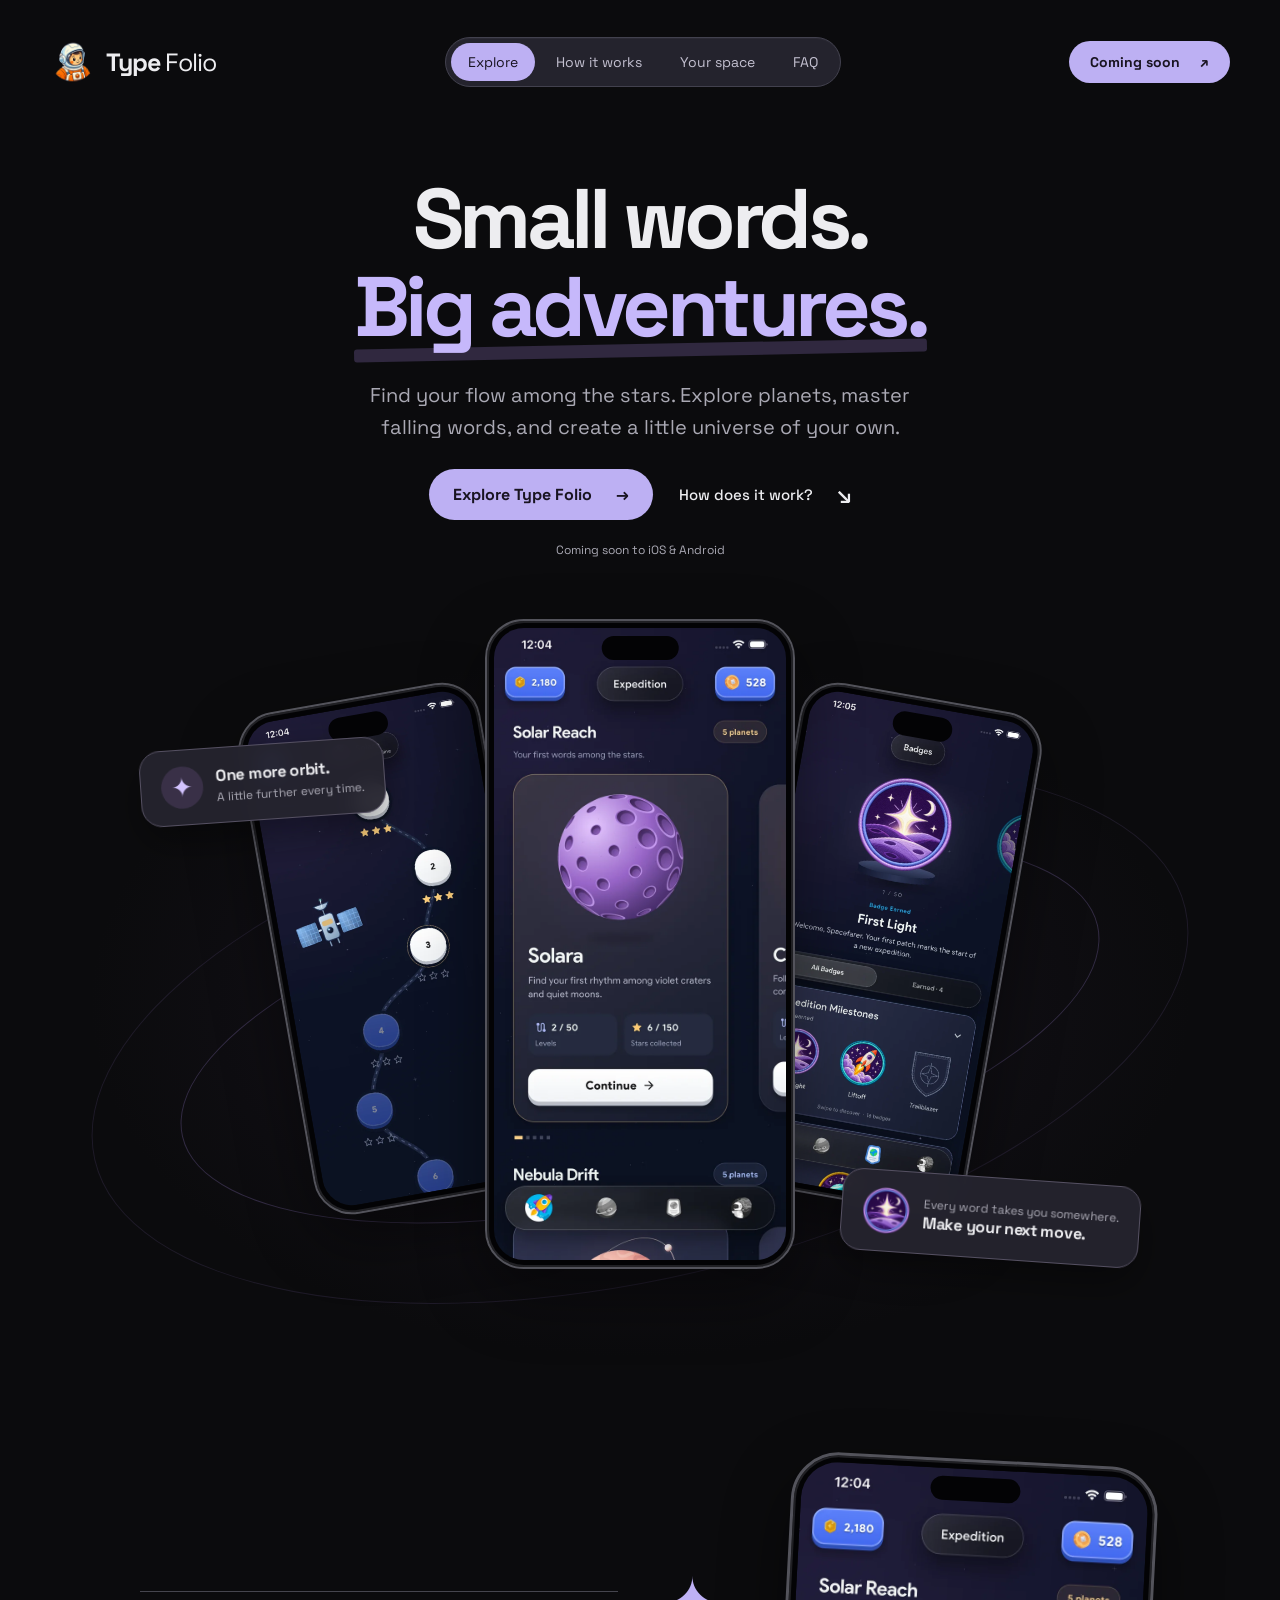
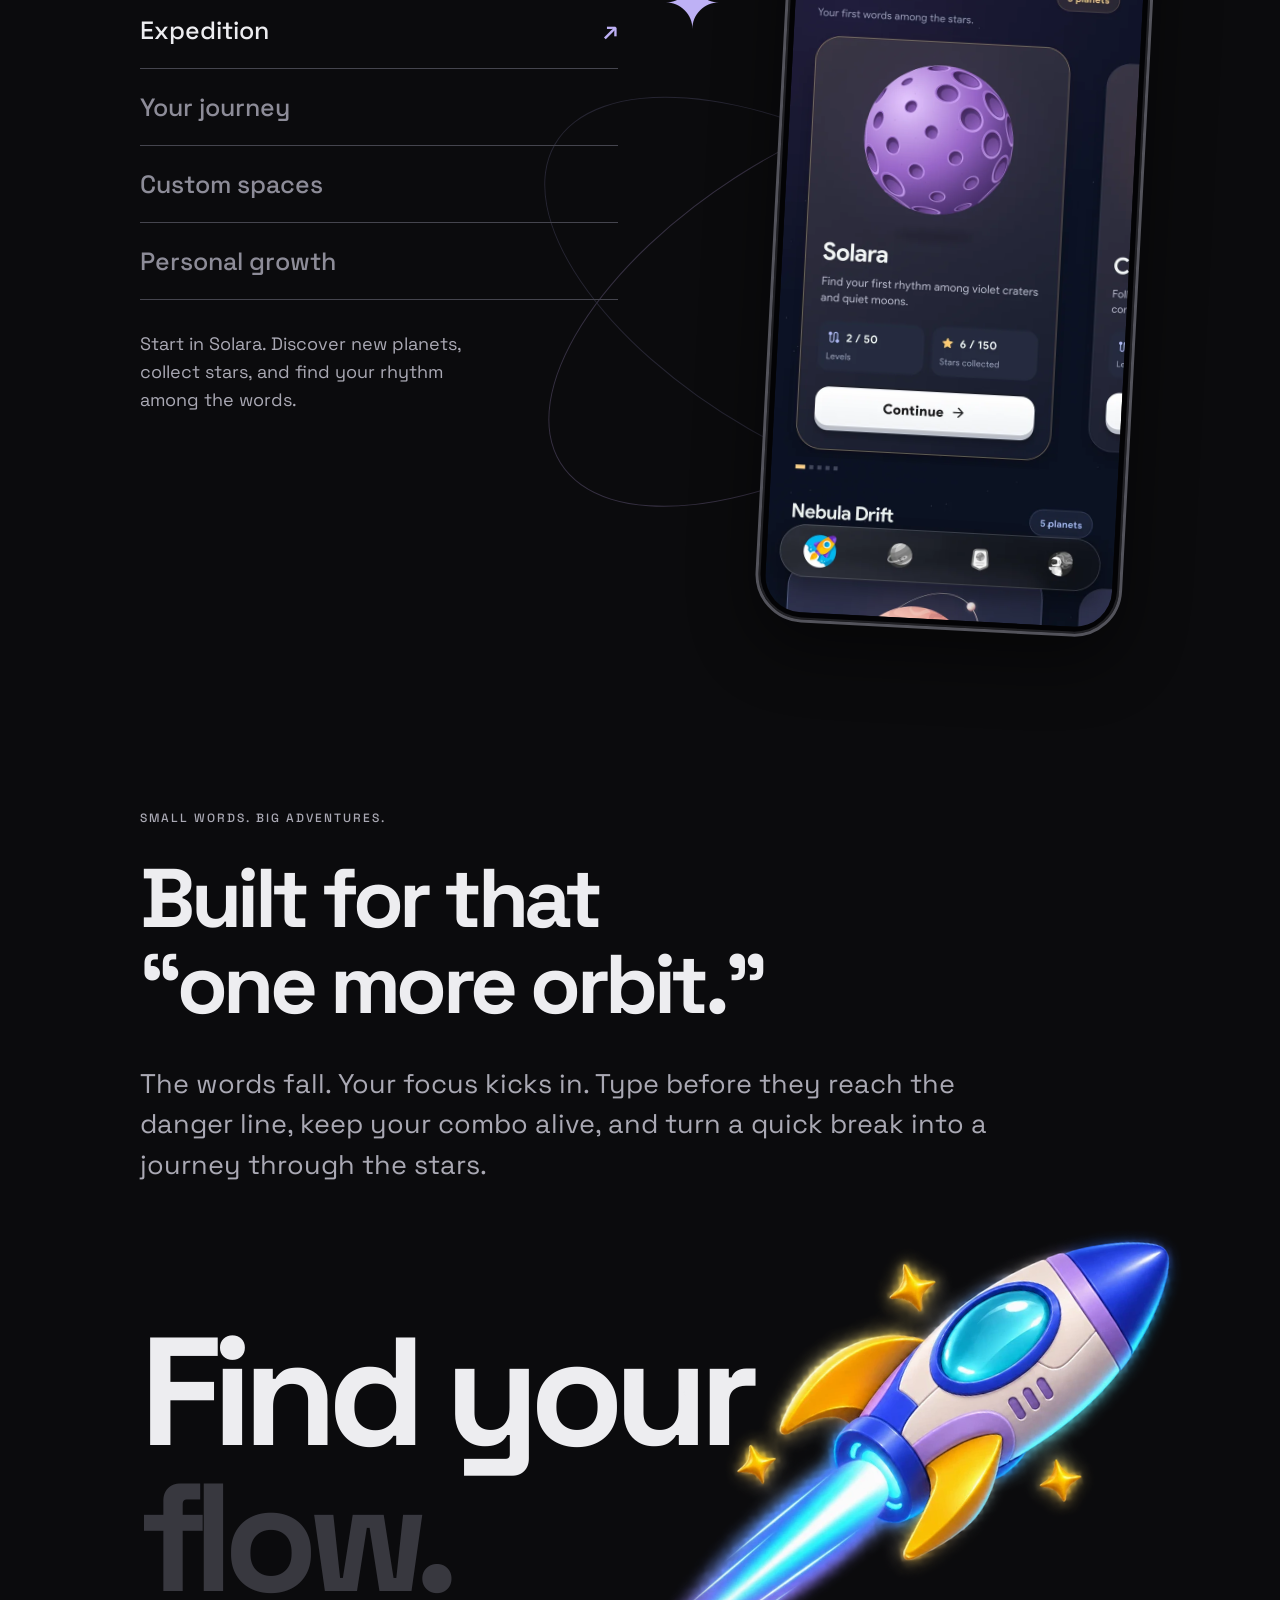
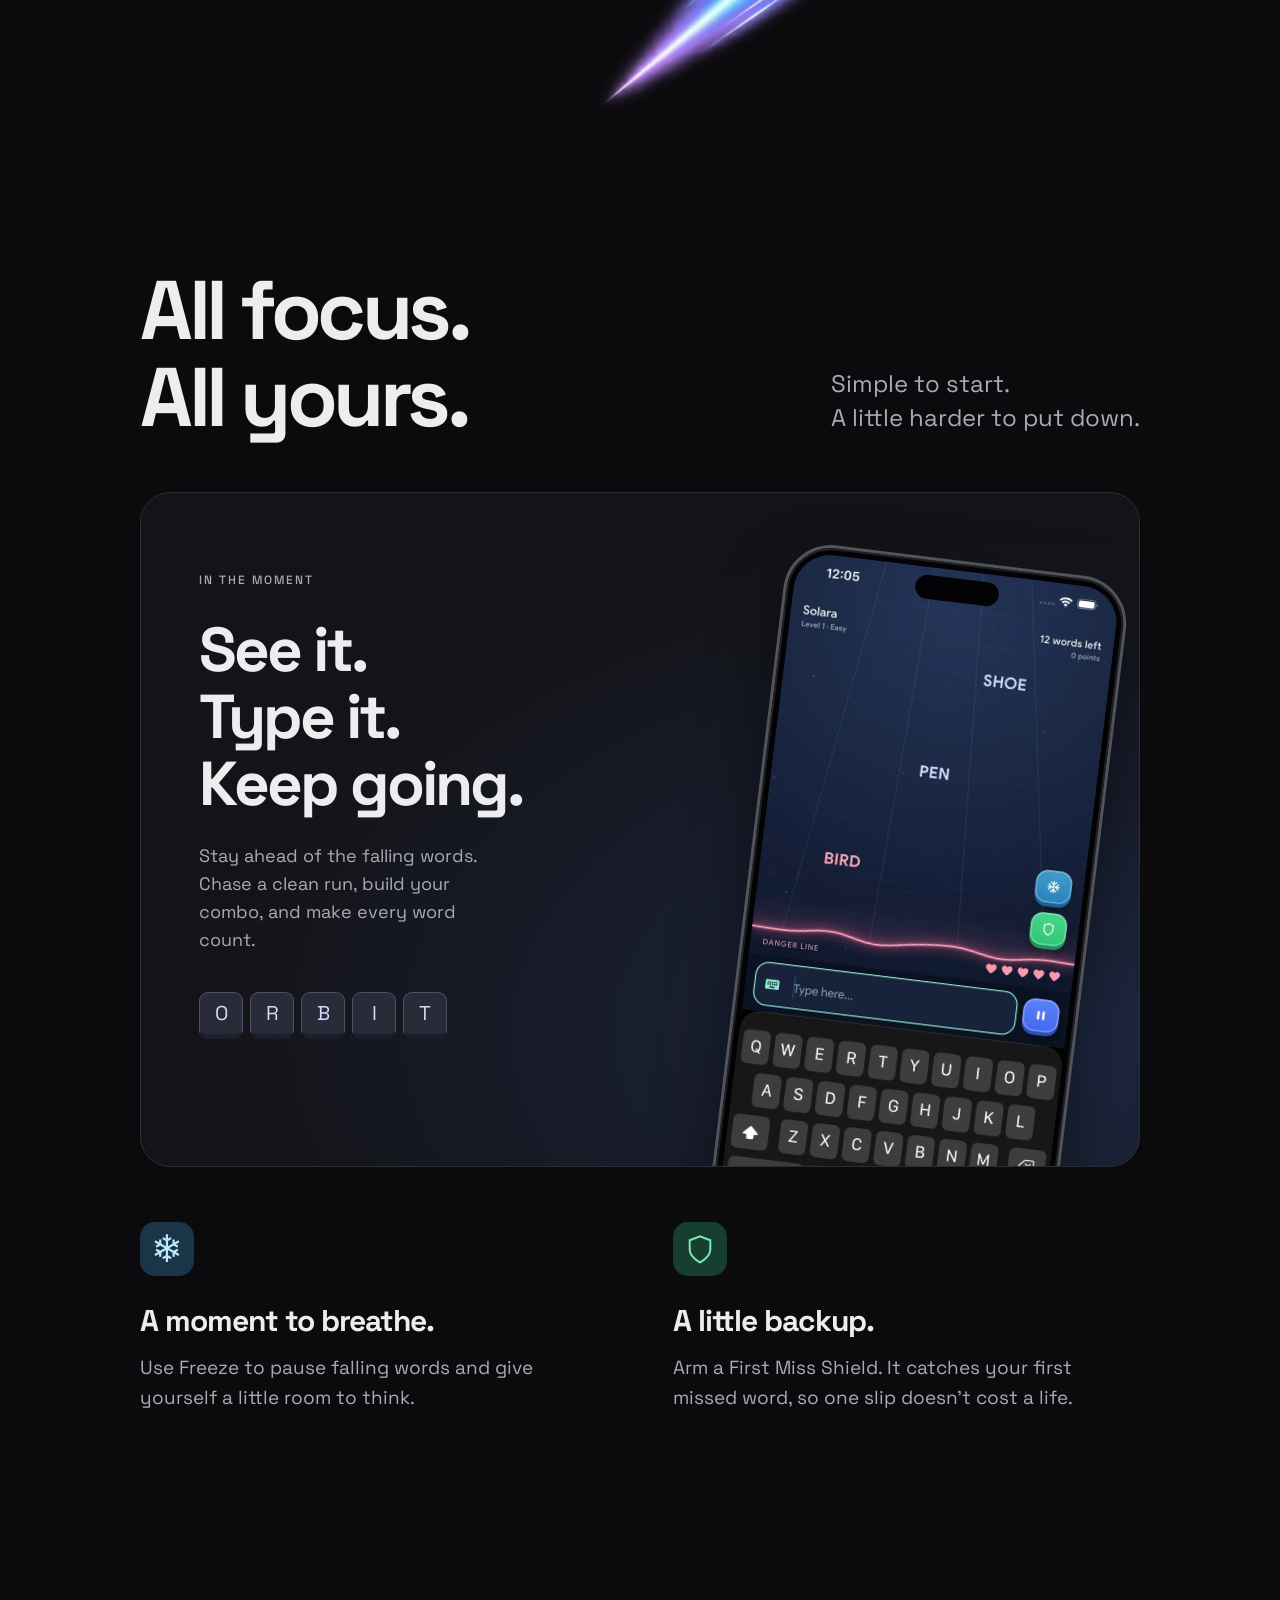
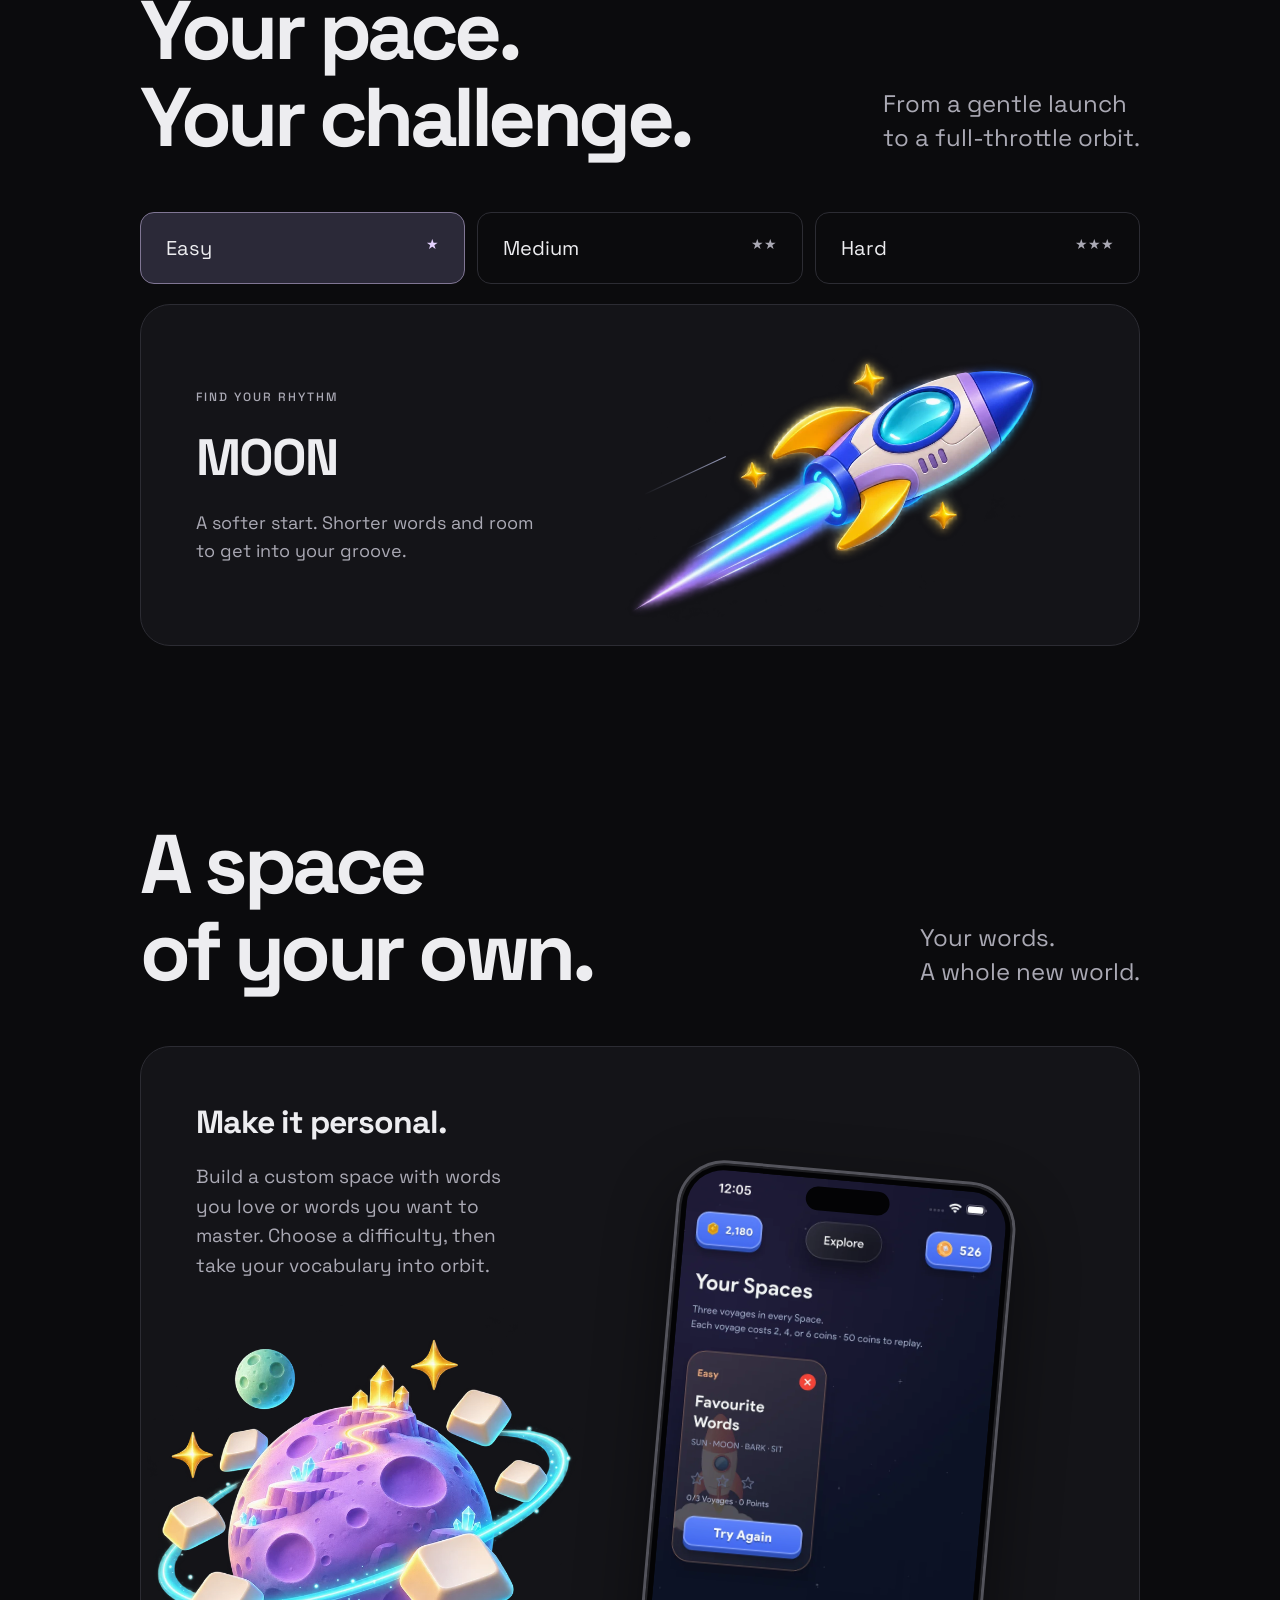
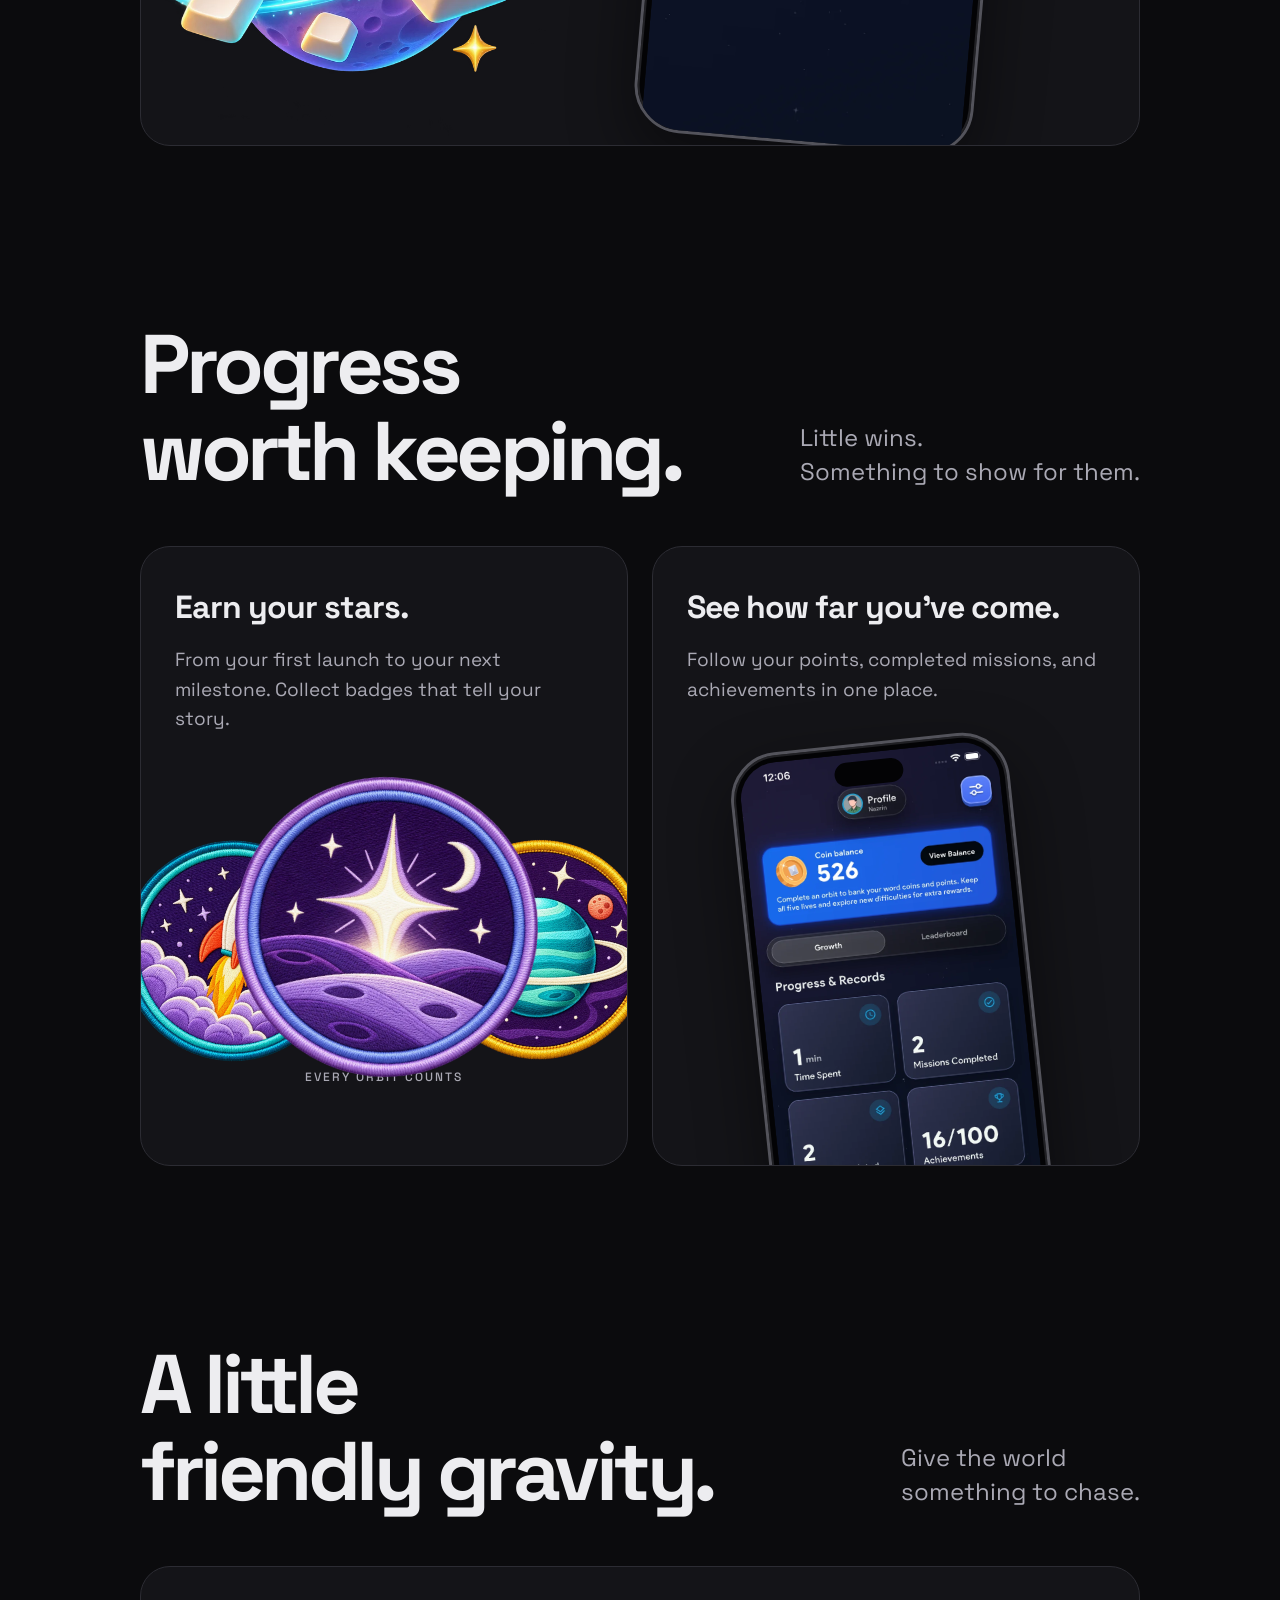
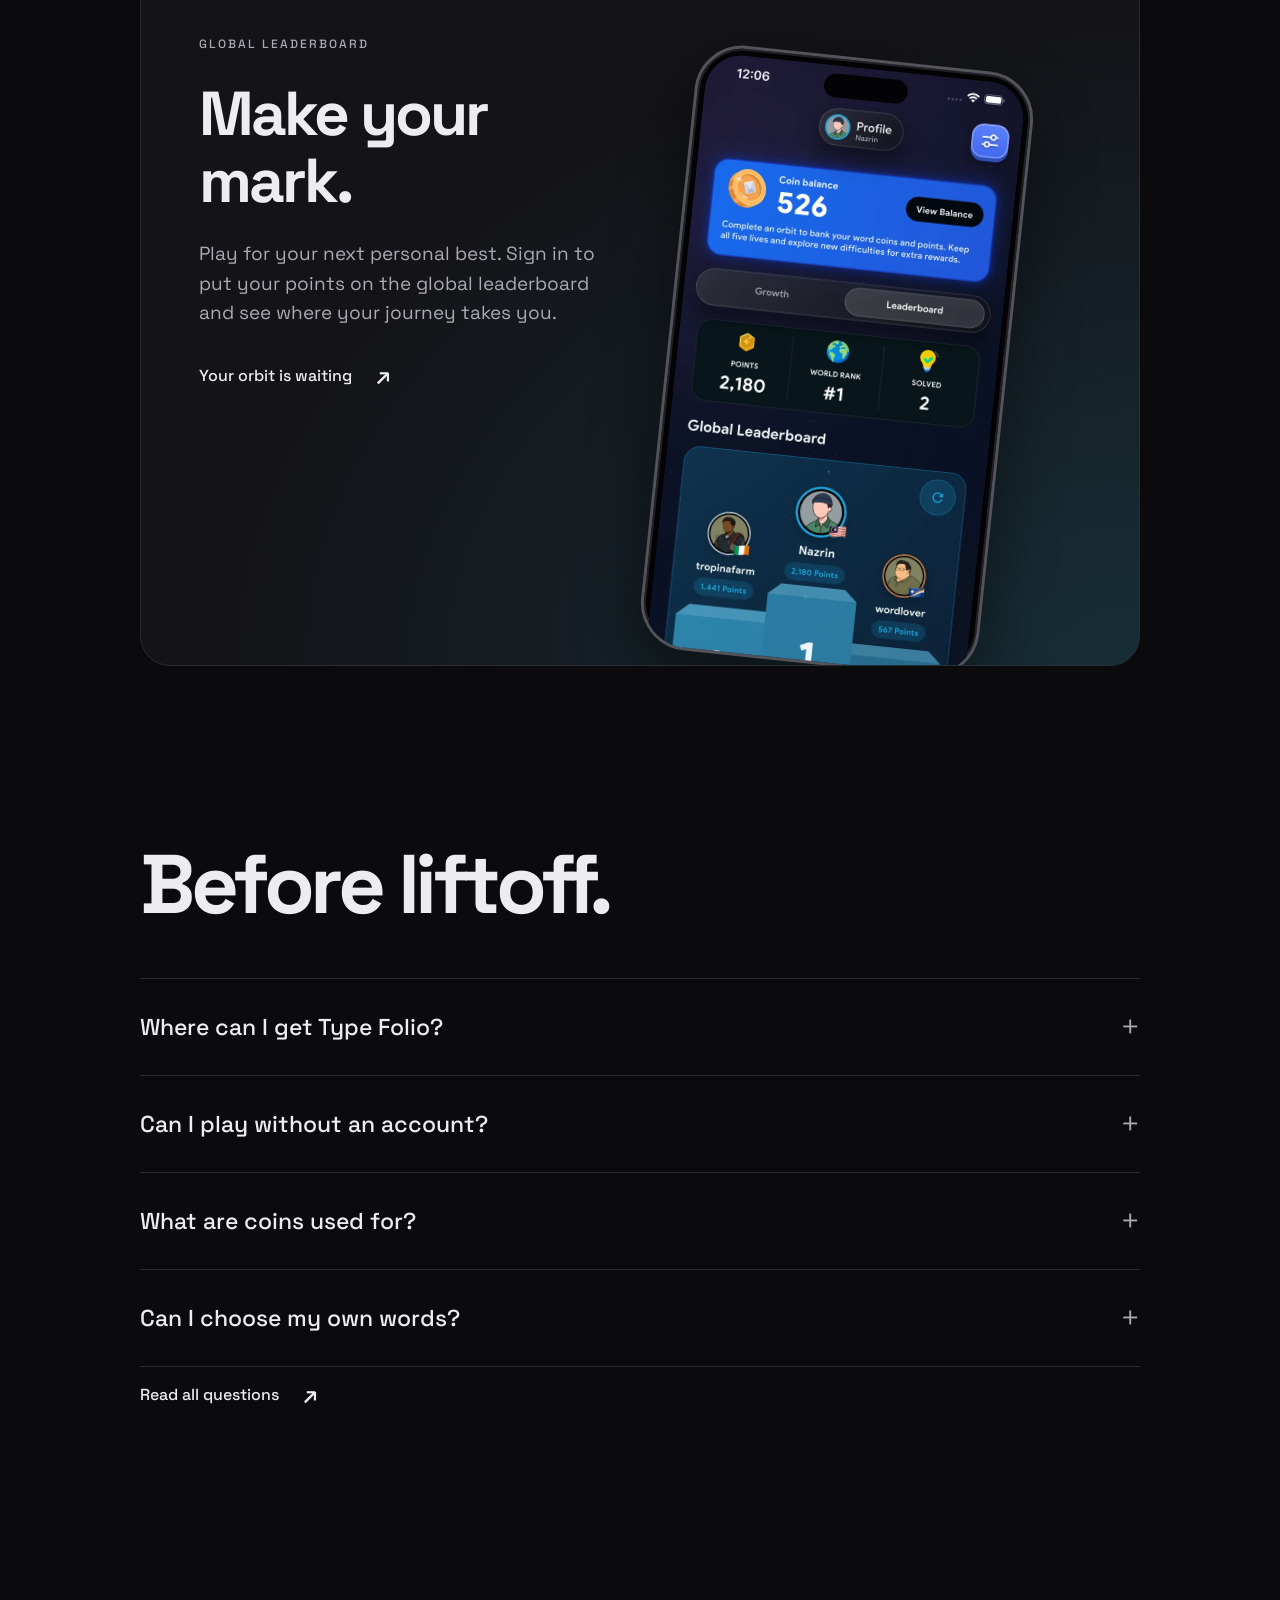
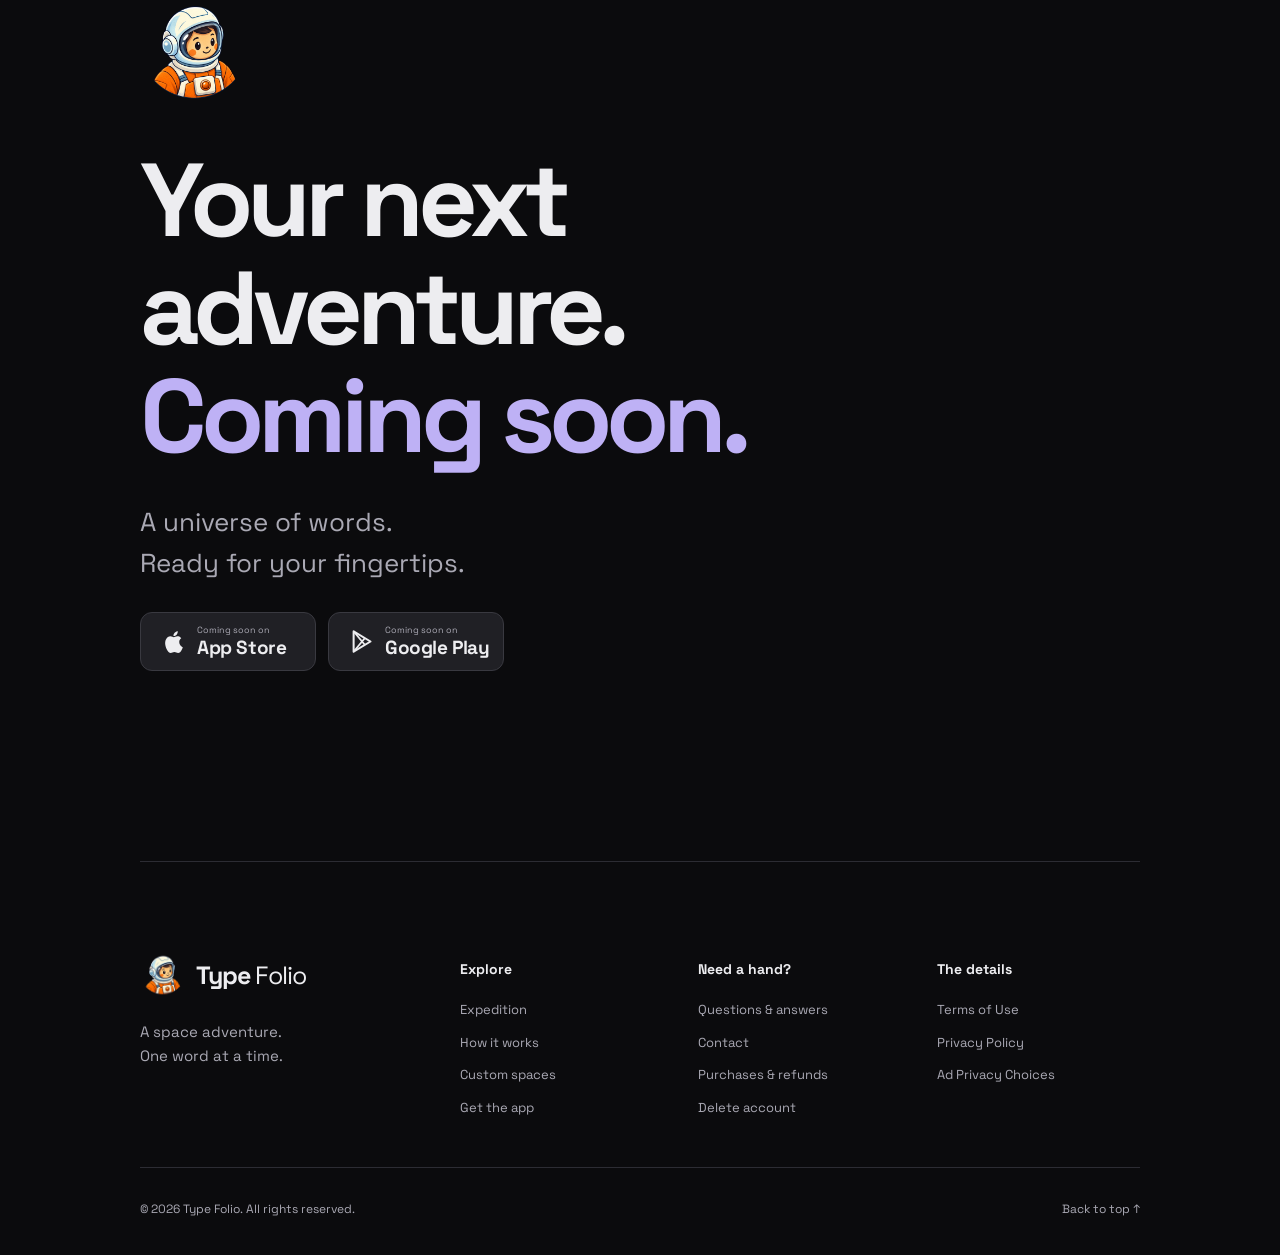
<file: index.html>
<!doctype html>
<html lang="en">
<head>
  <meta charset="utf-8">
  <meta name="viewport" content="width=device-width, initial-scale=1">
  <meta name="theme-color" content="#0b0b0d">
  <meta name="description" content="Turn every word into an adventure. Explore planets, master falling words, and create your own typing challenges with Type Folio. Coming soon to iOS and Android.">
  <meta property="og:title" content="Type Folio — A universe at your fingertips.">
  <meta property="og:description" content="A space adventure, one word at a time. Coming soon to iOS and Android.">
  <meta property="og:type" content="website">
  <meta property="og:image" content="assets/social-preview.png">
  <meta name="twitter:card" content="summary_large_image">
  <title>Type Folio — A universe at your fingertips.</title>
  <link rel="icon" type="image/png" href="favicon.png">
  <link rel="apple-touch-icon" href="assets/apple-touch-icon.png">
  <link rel="manifest" href="manifest.json">
  <link rel="preload" href="assets/space-grotesk.ttf" as="font" type="font/ttf" crossorigin>
  <link rel="stylesheet" href="styles.css">
  <link rel="stylesheet" href="site-pages.css">
  <script src="script.js" defer></script>
</head>
<body id="top">
<a class="skip-link" href="#main">Skip to content</a>
<!-- shared-header --><div class="header-shell home-header"><header class="site-header container">
<a class="brand" href="index.html" aria-label="Type Folio home"><img src="assets/icon.webp" width="46" height="46" alt=""><span>Type <b>Folio</b></span></a>
<button class="menu-toggle" type="button" aria-expanded="false" aria-controls="main-nav" aria-label="Open navigation"><span></span><span></span></button>
<nav class="main-nav" id="main-nav" aria-label="Main navigation"><a href="#expedition" class="active" aria-current="location">Explore</a><a href="#how-it-works">How it works</a><a href="#custom-spaces">Your space</a><a href="faq/">FAQ</a></nav>
<a class="button header-cta" href="index.html#download">Coming soon <span aria-hidden="true">↗</span></a>
</header></div><!-- /shared-header -->
<main id="main">
  <section class="home-hero container" aria-labelledby="hero-title"><div class="hero-copy"><h1 id="hero-title">Small words.<br><span class="highlight">Big adventures.</span></h1><p class="hero-description">Find your flow among the stars. Explore planets, master falling words, and create a little universe of your own.</p><div class="hero-actions"><a class="button" href="#expedition">Explore Type Folio <span aria-hidden="true">→</span></a><a class="text-link" href="#how-it-works">How does it work? <span aria-hidden="true">↘</span></a></div><p class="platform-note">Coming soon to iOS & Android</p></div><div class="hero-stage" aria-label="Type Folio app previews"><div class="stage-orbit stage-orbit-one" aria-hidden="true"></div><div class="stage-orbit stage-orbit-two" aria-hidden="true"></div><div class="phone stage-phone side-phone phone-left"><img src="assets/screen-2.webp" width="700" height="1514" alt="Solara level journey with stars and orbital paths"><span class="island" aria-hidden="true"></span></div><div class="phone stage-phone side-phone phone-right"><img src="assets/screen-7.webp" width="700" height="1514" alt="Type Folio badges and achievements"><span class="island" aria-hidden="true"></span></div><div class="phone stage-phone phone-center"><img src="assets/screen-1.webp" width="700" height="1514" alt="Type Folio Expedition with the Solara planet" fetchpriority="high"><span class="island" aria-hidden="true"></span></div><div class="floating-card float-orbit"><span class="round-symbol" aria-hidden="true">✦</span><div><strong>One more orbit.</strong><span>A little further every time.</span></div></div><div class="floating-card float-words"><img src="assets/badge-first.webp" width="48" height="48" alt=""><div><span>Every word takes you somewhere.</span><strong>Make your next move.</strong></div></div></div></section>

  <section class="container showcase" id="expedition" aria-label="Explore the app">
    <div class="showcase-copy">
      <div class="feature-tabs" role="tablist" aria-label="App features" aria-orientation="vertical">
        <button role="tab" id="tab-expedition" aria-controls="preview-panel" aria-selected="true" tabindex="0" data-preview="expedition">Expedition <span aria-hidden="true">↗</span></button>
        <button role="tab" id="tab-journey" aria-controls="preview-panel" aria-selected="false" tabindex="-1" data-preview="journey">Your journey <span aria-hidden="true">↗</span></button>
        <button role="tab" id="tab-spaces" aria-controls="preview-panel" aria-selected="false" tabindex="-1" data-preview="spaces">Custom spaces <span aria-hidden="true">↗</span></button>
        <button role="tab" id="tab-growth" aria-controls="preview-panel" aria-selected="false" tabindex="-1" data-preview="growth">Personal growth <span aria-hidden="true">↗</span></button>
      </div>
      <p class="preview-description" id="preview-description">Start in Solara. Discover new planets, collect stars, and find your rhythm among the words.</p>
    </div>
    <div class="showcase-visual" role="tabpanel" id="preview-panel" aria-labelledby="tab-expedition" tabindex="0">
      <div class="orbit orbit-one" aria-hidden="true"></div><div class="orbit orbit-two" aria-hidden="true"></div>
      <div class="phone hero-phone"><img id="preview-screen" src="assets/screen-1.webp" width="700" height="1514" alt="Expedition overview with Solara and other planets" fetchpriority="high"><span class="island" aria-hidden="true"></span></div>
      <span class="floating-star" aria-hidden="true">✦</span>
    </div>
  </section>

  <section class="container intro section-space">
    <p class="eyebrow">SMALL WORDS. BIG ADVENTURES.</p>
    <h2>Built for that<br>“one more orbit.”</h2>
    <p class="large-copy">The words fall. Your focus kicks in. Type before they reach the danger line, keep your combo alive, and turn a quick break into a journey through the stars.</p>
    <div class="giant-type" aria-hidden="true">Find your<span>flow.</span><img src="assets/rocket.webp" width="800" height="533" alt="" loading="lazy"></div>
  </section>

  <section class="container section-space gameplay-section" id="how-it-works" aria-labelledby="gameplay-title">
    <div class="section-heading"><h2 id="gameplay-title">All focus.<br>All yours.</h2><p>Simple to start.<br>A little harder to put down.</p></div>
    <div class="gameplay-panel panel">
      <div class="gameplay-copy"><span class="mini-label">IN THE MOMENT</span><h3>See it. <br>Type it. <br>Keep going.</h3><p>Stay ahead of the falling words. Chase a clean run, build your combo, and make every word count.</p><div class="word-keys" aria-hidden="true"><span>O</span><span>R</span><span>B</span><span>I</span><span>T</span></div></div>
      <div class="phone gameplay-phone"><img src="assets/screen-4.webp" width="700" height="1514" alt="Live typing gameplay showing falling words, danger line, freeze and shield controls" loading="lazy"><span class="island" aria-hidden="true"></span></div>
    </div>
    <div class="feature-grid">
      <article class="feature-card"><span class="feature-icon ice" aria-hidden="true">❄</span><h3>A moment to breathe.</h3><p>Use Freeze to pause falling words and give yourself a little room to think.</p></article>
      <article class="feature-card"><svg class="feature-icon shield" viewBox="0 0 48 48" fill="none" aria-hidden="true"><path d="M24 8 37 13v12c0 9-13 16-13 16S11 34 11 25V13Z" stroke="currentColor" stroke-width="2.5"/></svg><h3>A little backup.</h3><p>Arm a First Miss Shield. It catches your first missed word, so one slip doesn’t cost a life.</p></article>
    </div>
  </section>

  <section class="container section-space difficulty-section">
    <div class="section-heading"><h2>Your pace.<br>Your challenge.</h2><p>From a gentle launch<br>to a full-throttle orbit.</p></div>
    <div class="difficulty-options" role="tablist" aria-label="Difficulty preview">
      <button id="difficulty-easy" role="tab" aria-selected="true" aria-controls="difficulty-panel" tabindex="0" data-difficulty="easy">Easy <span>★</span></button>
      <button id="difficulty-medium" role="tab" aria-selected="false" aria-controls="difficulty-panel" tabindex="-1" data-difficulty="medium">Medium <span>★★</span></button>
      <button id="difficulty-hard" role="tab" aria-selected="false" aria-controls="difficulty-panel" tabindex="-1" data-difficulty="hard">Hard <span>★★★</span></button>
    </div>
    <div class="difficulty-panel panel" id="difficulty-panel" role="tabpanel" aria-labelledby="difficulty-easy" tabindex="0">
      <div><span class="mini-label" id="difficulty-label">FIND YOUR RHYTHM</span><h3 id="difficulty-word">MOON</h3><p id="difficulty-copy">A softer start. Shorter words and room to get into your groove.</p></div>
      <div class="difficulty-art" aria-hidden="true"><div class="speed-line"></div><div class="speed-line"></div><div class="speed-line"></div><img src="assets/rocket.webp" alt="" width="800" height="533" loading="lazy"></div>
    </div>
  </section>

  <section class="container section-space" id="custom-spaces">
    <div class="section-heading"><h2>A space<br>of your own.</h2><p>Your words.<br>A whole new world.</p></div>
    <div class="custom-panel panel"><div class="custom-copy"><h3>Make it personal.</h3><p>Build a custom space with words you love or words you want to master. Choose a difficulty, then take your vocabulary into orbit.</p><img class="custom-world" src="assets/custom-world.webp" width="800" height="800" alt="Lavender planet surrounded by floating keyboard keys" loading="lazy"></div><div class="phone custom-phone"><img src="assets/screen-6.webp" width="700" height="1514" alt="Explore screen with a custom Favourite Words space" loading="lazy"><span class="island" aria-hidden="true"></span></div></div>
  </section>

  <section class="container section-space">
    <div class="section-heading"><h2>Progress<br>worth keeping.</h2><p>Little wins.<br>Something to show for them.</p></div>
    <div class="progress-grid"><article class="panel badge-panel"><h3>Earn your stars.</h3><p>From your first launch to your next milestone. Collect badges that tell your story.</p><div class="badges-art"><img src="assets/badge-liftoff.webp" alt="Liftoff rocket badge" loading="lazy" width="260" height="260"><img src="assets/badge-first.webp" alt="First Light star badge" loading="lazy" width="320" height="320"><img src="assets/badge-perfect.webp" alt="Perfect Orbit badge" loading="lazy" width="260" height="260"></div><span class="mini-label">EVERY ORBIT COUNTS</span></article><article class="panel growth-panel"><h3>See how far you’ve come.</h3><p>Follow your points, completed missions, and achievements in one place.</p><div class="phone growth-phone"><img src="assets/screen-8.webp" width="700" height="1514" alt="Profile Growth showing progress, records, and achievements" loading="lazy"><span class="island" aria-hidden="true"></span></div></article></div>
  </section>

  <section class="container section-space">
    <div class="section-heading"><h2>A little<br>friendly gravity.</h2><p>Give the world<br>something to chase.</p></div>
    <div class="leaderboard-panel panel"><div class="leaderboard-copy"><span class="mini-label">GLOBAL LEADERBOARD</span><h3>Make your <br>mark.</h3><p>Play for your next personal best. Sign in to put your points on the global leaderboard and see where your journey takes you.</p><a class="text-link" href="#download">Your orbit is waiting <span aria-hidden="true">↗</span></a></div><div class="phone leaderboard-phone"><img src="assets/screen-9.webp" width="700" height="1514" alt="Type Folio global leaderboard with player avatars and scores" loading="lazy"><span class="island" aria-hidden="true"></span></div></div>
  </section>

  <section class="container section-space faq" id="faq" aria-labelledby="faq-title"><h2 id="faq-title">Before liftoff.</h2><div class="faq-list">
    <details><summary>Where can I get Type Folio?<span aria-hidden="true">+</span></summary><p>Type Folio is coming soon to the App Store and Google Play, for phones and tablets. Download links will appear here when it launches.</p></details>
    <details><summary>Can I play without an account?<span aria-hidden="true">+</span></summary><p>Yes. Start exploring as a guest. Sign in to save your progress across devices and take your place on the global leaderboard. An account is required to purchase coins.</p></details>
    <details><summary>What are coins used for?<span aria-hidden="true">+</span></summary><p>Coins let you start missions, create custom spaces, and use boosts such as Freeze and First Miss Shield. The app shows the coin cost before you spend.</p></details>
    <details><summary>Can I choose my own words?<span aria-hidden="true">+</span></summary><p>Yes. In Explore, create a custom space, choose your difficulty, and add your own words. The app guides you through the word requirements for each difficulty.</p></details>
  </div><a class="text-link" href="faq/">Read all questions <span aria-hidden="true">↗</span></a></section>

  <section class="container download section-space" id="download" aria-labelledby="download-title"><img class="download-icon" src="assets/icon.webp" width="112" height="112" alt="Type Folio app icon" loading="lazy"><h2 id="download-title">Your next<br>adventure.<br><span>Coming soon.</span></h2><p>A universe of words.<br>Ready for your fingertips.</p><div class="store-options" aria-label="Platform availability"><div class="store-card"><svg viewBox="0 0 24 24" aria-hidden="true"><path fill="currentColor" d="M17.1 12.3c0-2.1 1.7-3.1 1.8-3.2-1-1.5-2.6-1.7-3.2-1.7-1.4-.2-2.7.8-3.4.8-.7 0-1.8-.8-3-.8C7.7 7.5 6.2 8.5 5.4 10c-1.7 3-.4 7.5 1.2 9.9.8 1.2 1.7 2.4 3 2.3 1.2 0 1.7-.8 3.2-.8s2 .8 3.3.8c1.4 0 2.2-1.2 2.9-2.3.9-1.3 1.3-2.6 1.3-2.7-.1 0-3.2-1.2-3.2-4.9ZM14.8 5.9c.6-.8 1.1-1.9 1-3-.9 0-2.1.6-2.8 1.4-.6.7-1.2 1.8-1 2.9 1 .1 2.1-.5 2.8-1.3Z"/></svg><div><span>Coming soon on</span><strong>App Store</strong></div></div><div class="store-card"><svg viewBox="0 0 24 24" aria-hidden="true"><path d="m5 3 15 9L5 21V3Z" fill="none" stroke="currentColor" stroke-width="1.8" stroke-linejoin="round"/><path d="m5 3 10 12M5 21l10-12" fill="none" stroke="currentColor" stroke-width="1.4"/></svg><div><span>Coming soon on</span><strong>Google Play</strong></div></div></div></section>
</main>
<footer class="site-footer container"><div class="footer-main"><div class="footer-brand"><a class="brand" href="index.html"><img src="assets/icon.webp" width="42" height="42" alt=""><span>Type <b>Folio</b></span></a><p>A space adventure.<br>One word at a time.</p></div><div class="footer-links"><h2>Explore</h2><a href="index.html#expedition">Expedition</a><a href="index.html#how-it-works">How it works</a><a href="index.html#custom-spaces">Custom spaces</a><a href="index.html#download">Get the app</a></div><div class="footer-links"><h2>Need a hand?</h2><a href="faq/">Questions & answers</a><a href="contact/">Contact</a><a href="purchases/">Purchases & refunds</a><a href="delete-account/">Delete account</a></div><div class="footer-links"><h2>The details</h2><a href="terms/">Terms of Use</a><a href="privacy/">Privacy Policy</a><a href="ad-privacy/">Ad Privacy Choices</a></div></div><div class="footer-bottom"><p>© <span id="year">2026</span> Type Folio. All rights reserved.</p><a href="#top">Back to top <span aria-hidden="true">↑</span></a></div></footer>
</body>
</html>
</file>
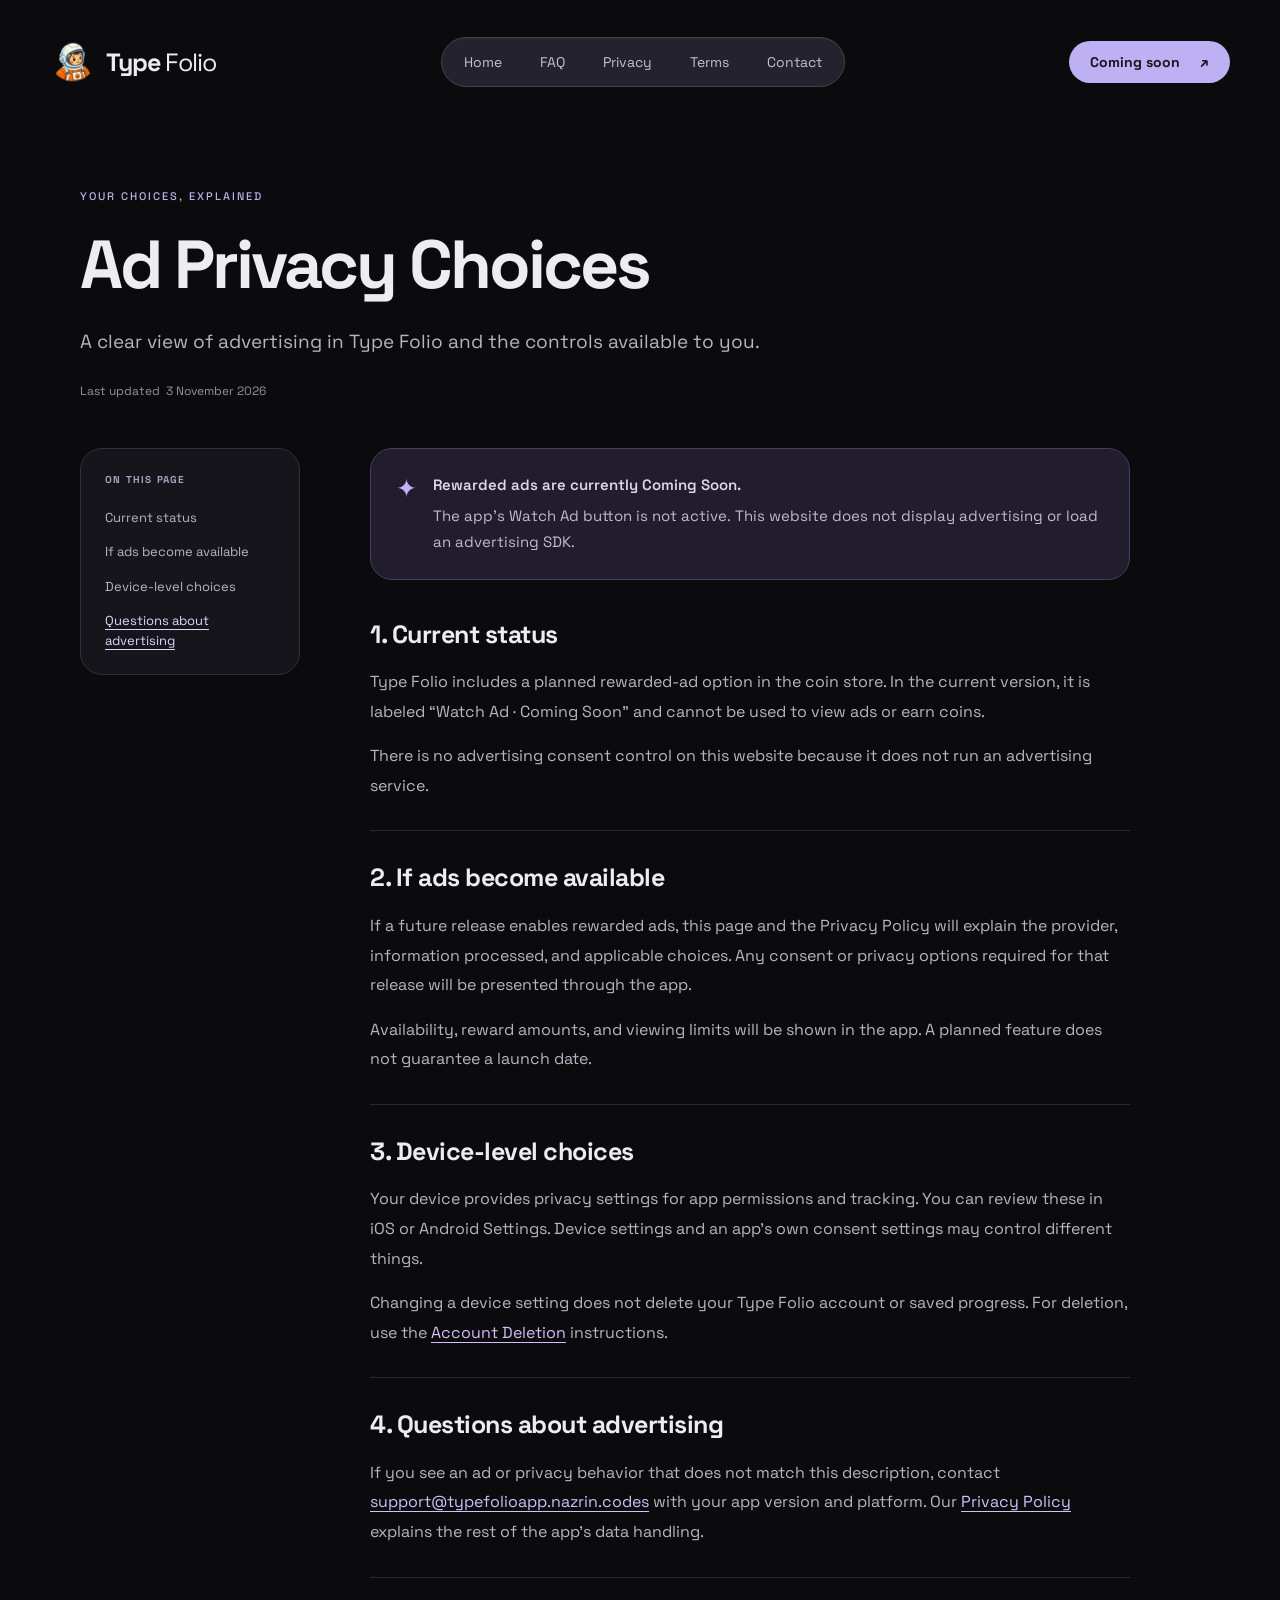
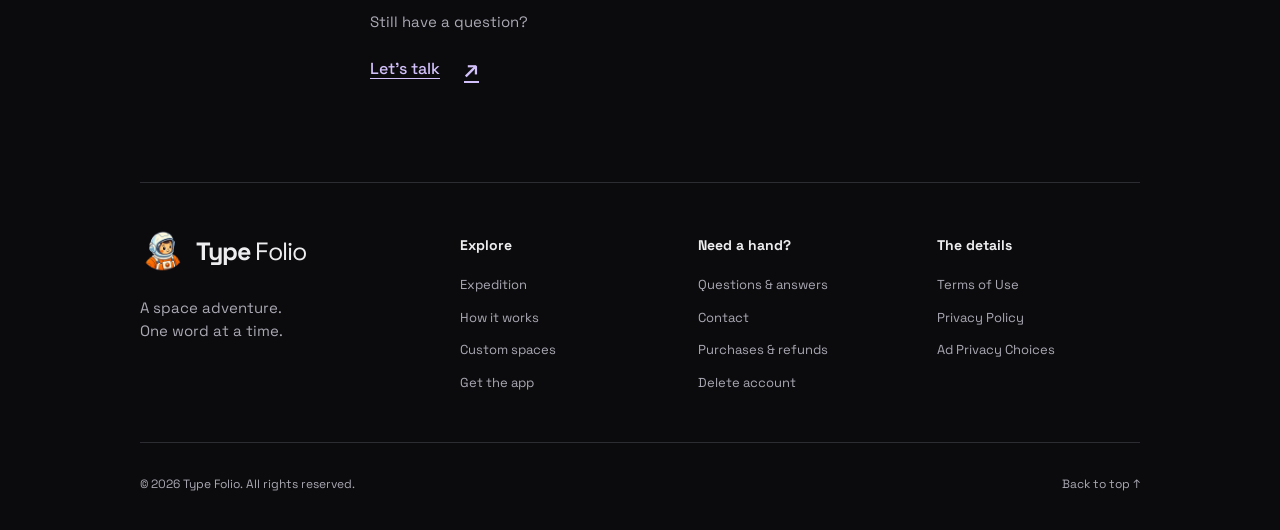
<file: ad-privacy/index.html>
<!doctype html><html lang="en"><head><meta charset="utf-8"><meta name="viewport" content="width=device-width, initial-scale=1"><meta name="theme-color" content="#0b0b0d"><meta name="color-scheme" content="dark"><meta name="description" content="A clear view of advertising in Type Folio and the controls available to you."><title>Ad Privacy Choices — Type Folio</title><link rel="icon" type="image/png" href="../favicon.png"><link rel="apple-touch-icon" href="../assets/apple-touch-icon.png"><link rel="stylesheet" href="../styles.css"><link rel="stylesheet" href="../site-pages.css"><script src="../script.js" defer></script></head><body class="reading-page" id="top"><a class="skip-link" href="#main">Skip to content</a><div class="header-shell"><header class="site-header container">
<a class="brand" href="../index.html" aria-label="Type Folio home"><img src="../assets/icon.webp" width="46" height="46" alt=""><span>Type <b>Folio</b></span></a>
<button class="menu-toggle" type="button" aria-expanded="false" aria-controls="main-nav" aria-label="Open navigation"><span></span><span></span></button>
<nav class="main-nav" id="main-nav" aria-label="Main navigation"><a href="../index.html">Home</a><a href="../faq/">FAQ</a><a href="../privacy/">Privacy</a><a href="../terms/">Terms</a><a href="../contact/">Contact</a></nav>
<a class="button header-cta" href="../index.html#download">Coming soon <span aria-hidden="true">↗</span></a>
</header></div><main class="container reading-main" id="main"><div class="legal-intro"><p class="eyebrow">YOUR CHOICES, EXPLAINED</p><h1>Ad Privacy Choices</h1><p>A clear view of advertising in Type Folio and the controls available to you.</p><span class="legal-updated">Last updated <time datetime="2026-11-03">3 November 2026</time></span></div><div class="legal-layout"><nav class="legal-toc" aria-label="On this page"><span>ON THIS PAGE</span><a href="#current-status">Current status</a><a href="#future-ads">If ads become available</a><a href="#device-settings">Device-level choices</a><a href="#questions">Questions about advertising</a></nav><article class="legal-content"><aside class="legal-highlight"><span aria-hidden="true">✦</span><p><strong>Rewarded ads are currently Coming Soon.</strong>The app’s Watch Ad button is not active. This website does not display advertising or load an advertising SDK.</p></aside><section id="current-status"><h2>1. Current status</h2><p>Type Folio includes a planned rewarded-ad option in the coin store. In the current version, it is labeled “Watch Ad · Coming Soon” and cannot be used to view ads or earn coins.</p><p>There is no advertising consent control on this website because it does not run an advertising service.</p></section><section id="future-ads"><h2>2. If ads become available</h2><p>If a future release enables rewarded ads, this page and the Privacy Policy will explain the provider, information processed, and applicable choices. Any consent or privacy options required for that release will be presented through the app.</p><p>Availability, reward amounts, and viewing limits will be shown in the app. A planned feature does not guarantee a launch date.</p></section><section id="device-settings"><h2>3. Device-level choices</h2><p>Your device provides privacy settings for app permissions and tracking. You can review these in iOS or Android Settings. Device settings and an app’s own consent settings may control different things.</p><p>Changing a device setting does not delete your Type Folio account or saved progress. For deletion, use the <a href="../delete-account/">Account Deletion</a> instructions.</p></section><section id="questions"><h2>4. Questions about advertising</h2><p>If you see an ad or privacy behavior that does not match this description, contact <a href="mailto:support@typefolioapp.nazrin.codes?subject=Type%20Folio%20ad%20privacy">support@typefolioapp.nazrin.codes</a> with your app version and platform. Our <a href="../privacy/">Privacy Policy</a> explains the rest of the app’s data handling.</p></section><div class="legal-endnote"><p>Still have a question?</p><a class="text-link" href="../contact/">Let’s talk <span aria-hidden="true">↗</span></a></div></article></div></main><footer class="site-footer container"><div class="footer-main"><div class="footer-brand"><a class="brand" href="../index.html"><img src="../assets/icon.webp" width="42" height="42" alt=""><span>Type <b>Folio</b></span></a><p>A space adventure.<br>One word at a time.</p></div><div class="footer-links"><h2>Explore</h2><a href="../index.html#expedition">Expedition</a><a href="../index.html#how-it-works">How it works</a><a href="../index.html#custom-spaces">Custom spaces</a><a href="../index.html#download">Get the app</a></div><div class="footer-links"><h2>Need a hand?</h2><a href="../faq/">Questions & answers</a><a href="../contact/">Contact</a><a href="../purchases/">Purchases & refunds</a><a href="../delete-account/">Delete account</a></div><div class="footer-links"><h2>The details</h2><a href="../terms/">Terms of Use</a><a href="../privacy/">Privacy Policy</a><a href="../ad-privacy/">Ad Privacy Choices</a></div></div><div class="footer-bottom"><p>© <span id="year">2026</span> Type Folio. All rights reserved.</p><a href="#top">Back to top <span aria-hidden="true">↑</span></a></div></footer></body></html>
</file>
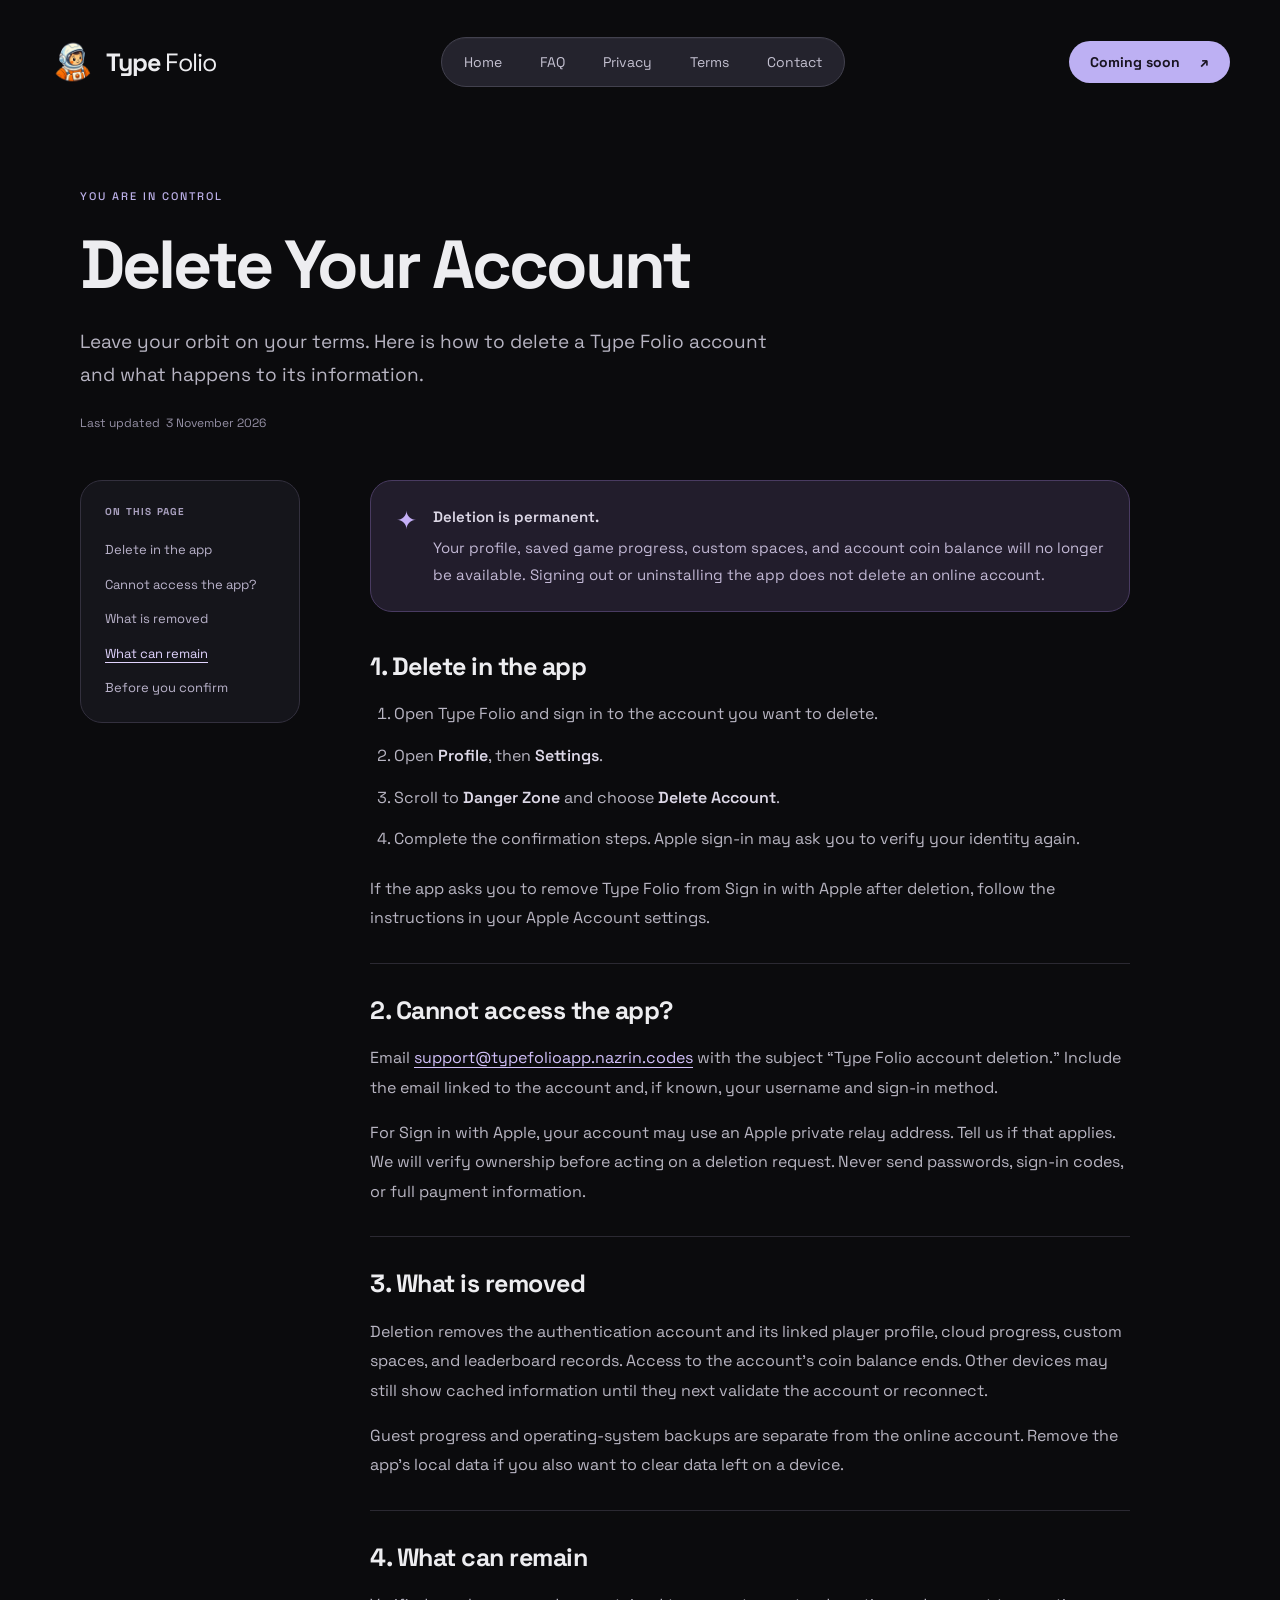
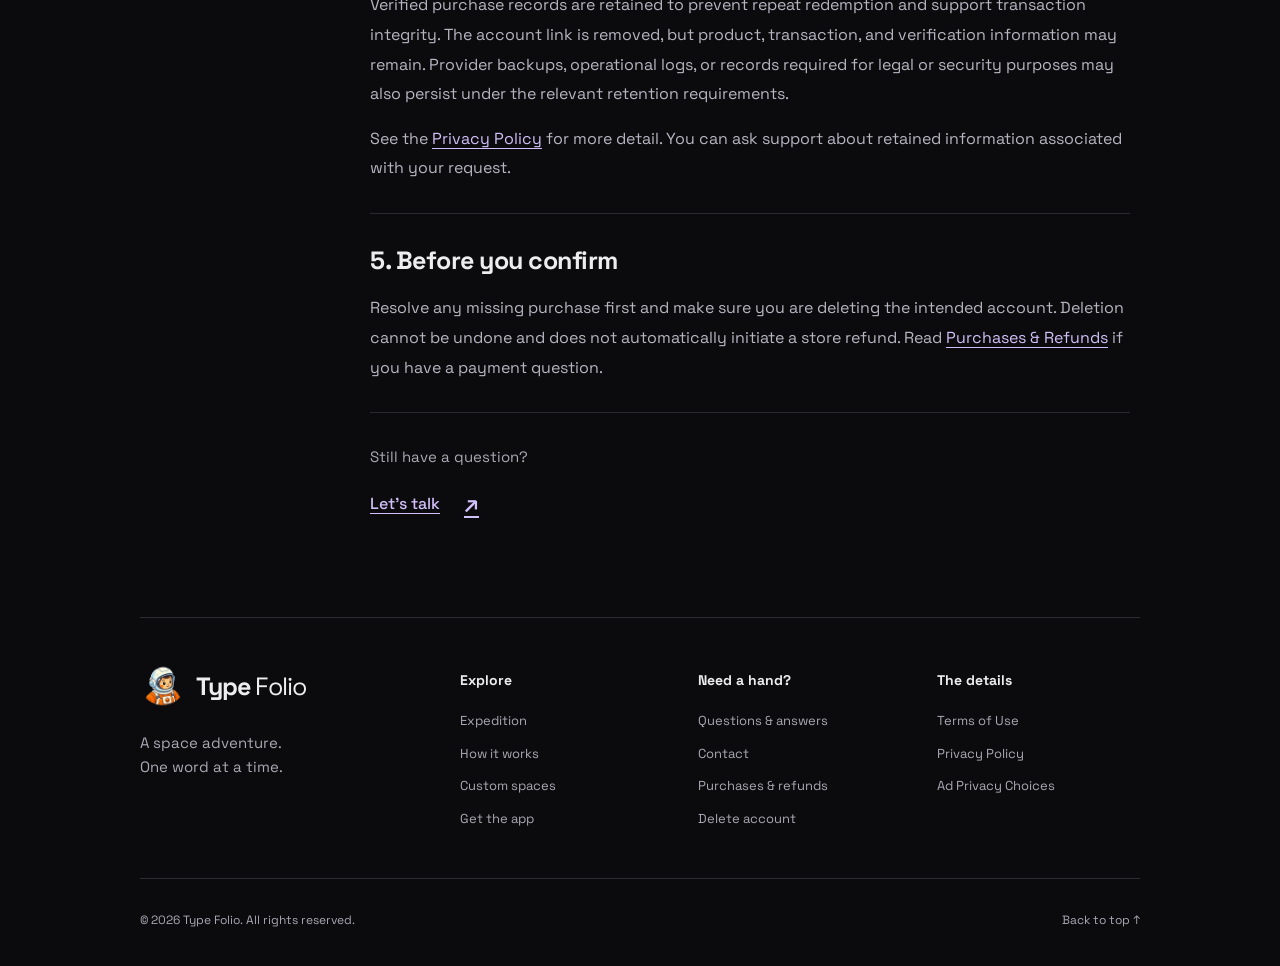
<file: delete-account/index.html>
<!doctype html><html lang="en"><head><meta charset="utf-8"><meta name="viewport" content="width=device-width, initial-scale=1"><meta name="theme-color" content="#0b0b0d"><meta name="color-scheme" content="dark"><meta name="description" content="Leave your orbit on your terms. Here is how to delete a Type Folio account and what happens to its information."><title>Delete Your Account — Type Folio</title><link rel="icon" type="image/png" href="../favicon.png"><link rel="apple-touch-icon" href="../assets/apple-touch-icon.png"><link rel="stylesheet" href="../styles.css"><link rel="stylesheet" href="../site-pages.css"><script src="../script.js" defer></script></head><body class="reading-page" id="top"><a class="skip-link" href="#main">Skip to content</a><div class="header-shell"><header class="site-header container">
<a class="brand" href="../index.html" aria-label="Type Folio home"><img src="../assets/icon.webp" width="46" height="46" alt=""><span>Type <b>Folio</b></span></a>
<button class="menu-toggle" type="button" aria-expanded="false" aria-controls="main-nav" aria-label="Open navigation"><span></span><span></span></button>
<nav class="main-nav" id="main-nav" aria-label="Main navigation"><a href="../index.html">Home</a><a href="../faq/">FAQ</a><a href="../privacy/">Privacy</a><a href="../terms/">Terms</a><a href="../contact/">Contact</a></nav>
<a class="button header-cta" href="../index.html#download">Coming soon <span aria-hidden="true">↗</span></a>
</header></div><main class="container reading-main" id="main"><div class="legal-intro"><p class="eyebrow">YOU ARE IN CONTROL</p><h1>Delete Your Account</h1><p>Leave your orbit on your terms. Here is how to delete a Type Folio account and what happens to its information.</p><span class="legal-updated">Last updated <time datetime="2026-11-03">3 November 2026</time></span></div><div class="legal-layout"><nav class="legal-toc" aria-label="On this page"><span>ON THIS PAGE</span><a href="#in-app">Delete in the app</a><a href="#email-request">Cannot access the app?</a><a href="#removed">What is removed</a><a href="#retained">What can remain</a><a href="#before-deleting">Before you confirm</a></nav><article class="legal-content"><aside class="legal-highlight"><span aria-hidden="true">✦</span><p><strong>Deletion is permanent.</strong>Your profile, saved game progress, custom spaces, and account coin balance will no longer be available. Signing out or uninstalling the app does not delete an online account.</p></aside><section id="in-app"><h2>1. Delete in the app</h2><ol><li>Open Type Folio and sign in to the account you want to delete.</li><li>Open <strong>Profile</strong>, then <strong>Settings</strong>.</li><li>Scroll to <strong>Danger Zone</strong> and choose <strong>Delete Account</strong>.</li><li>Complete the confirmation steps. Apple sign-in may ask you to verify your identity again.</li></ol><p>If the app asks you to remove Type Folio from Sign in with Apple after deletion, follow the instructions in your Apple Account settings.</p></section><section id="email-request"><h2>2. Cannot access the app?</h2><p>Email <a href="mailto:support@typefolioapp.nazrin.codes?subject=Type%20Folio%20account%20deletion">support@typefolioapp.nazrin.codes</a> with the subject “Type Folio account deletion.” Include the email linked to the account and, if known, your username and sign-in method.</p><p>For Sign in with Apple, your account may use an Apple private relay address. Tell us if that applies. We will verify ownership before acting on a deletion request. Never send passwords, sign-in codes, or full payment information.</p></section><section id="removed"><h2>3. What is removed</h2><p>Deletion removes the authentication account and its linked player profile, cloud progress, custom spaces, and leaderboard records. Access to the account’s coin balance ends. Other devices may still show cached information until they next validate the account or reconnect.</p><p>Guest progress and operating-system backups are separate from the online account. Remove the app’s local data if you also want to clear data left on a device.</p></section><section id="retained"><h2>4. What can remain</h2><p>Verified purchase records are retained to prevent repeat redemption and support transaction integrity. The account link is removed, but product, transaction, and verification information may remain. Provider backups, operational logs, or records required for legal or security purposes may also persist under the relevant retention requirements.</p><p>See the <a href="../privacy/">Privacy Policy</a> for more detail. You can ask support about retained information associated with your request.</p></section><section id="before-deleting"><h2>5. Before you confirm</h2><p>Resolve any missing purchase first and make sure you are deleting the intended account. Deletion cannot be undone and does not automatically initiate a store refund. Read <a href="../purchases/">Purchases & Refunds</a> if you have a payment question.</p></section><div class="legal-endnote"><p>Still have a question?</p><a class="text-link" href="../contact/">Let’s talk <span aria-hidden="true">↗</span></a></div></article></div></main><footer class="site-footer container"><div class="footer-main"><div class="footer-brand"><a class="brand" href="../index.html"><img src="../assets/icon.webp" width="42" height="42" alt=""><span>Type <b>Folio</b></span></a><p>A space adventure.<br>One word at a time.</p></div><div class="footer-links"><h2>Explore</h2><a href="../index.html#expedition">Expedition</a><a href="../index.html#how-it-works">How it works</a><a href="../index.html#custom-spaces">Custom spaces</a><a href="../index.html#download">Get the app</a></div><div class="footer-links"><h2>Need a hand?</h2><a href="../faq/">Questions & answers</a><a href="../contact/">Contact</a><a href="../purchases/">Purchases & refunds</a><a href="../delete-account/">Delete account</a></div><div class="footer-links"><h2>The details</h2><a href="../terms/">Terms of Use</a><a href="../privacy/">Privacy Policy</a><a href="../ad-privacy/">Ad Privacy Choices</a></div></div><div class="footer-bottom"><p>© <span id="year">2026</span> Type Folio. All rights reserved.</p><a href="#top">Back to top <span aria-hidden="true">↑</span></a></div></footer></body></html>
</file>
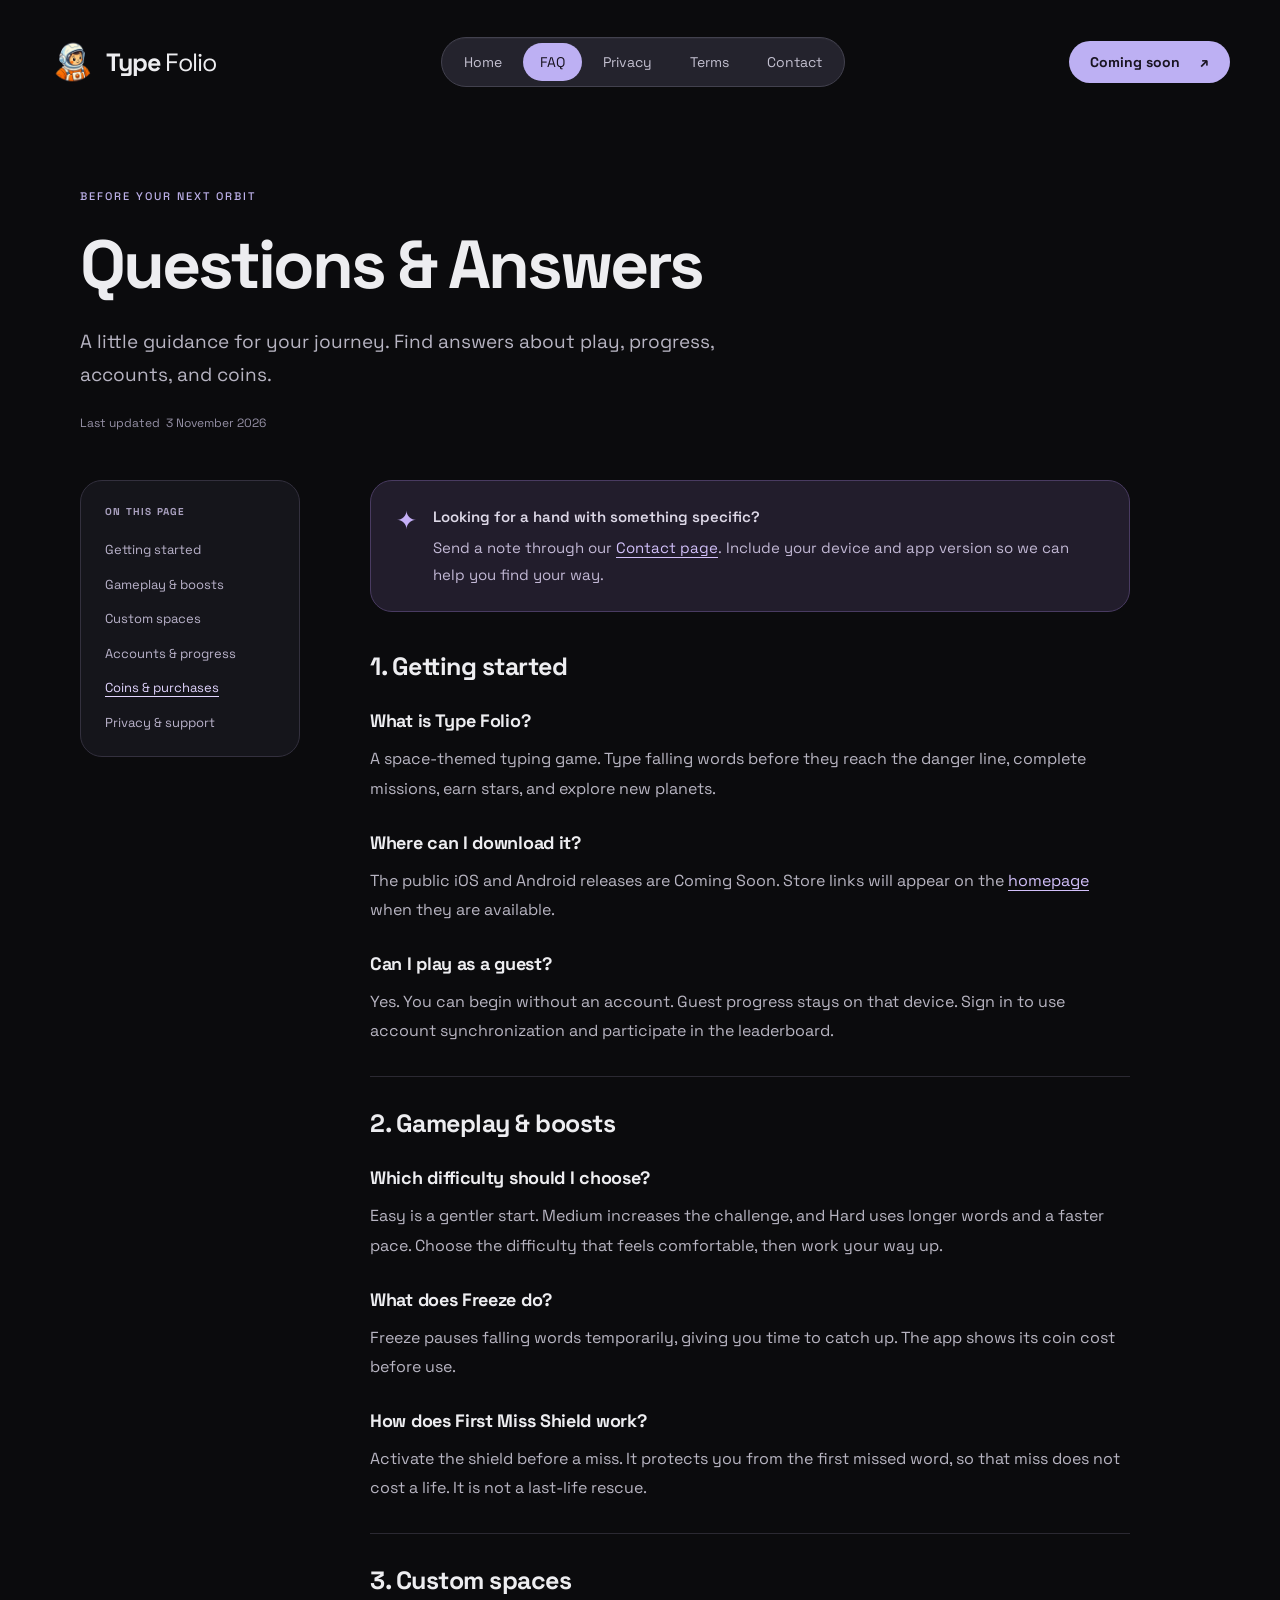
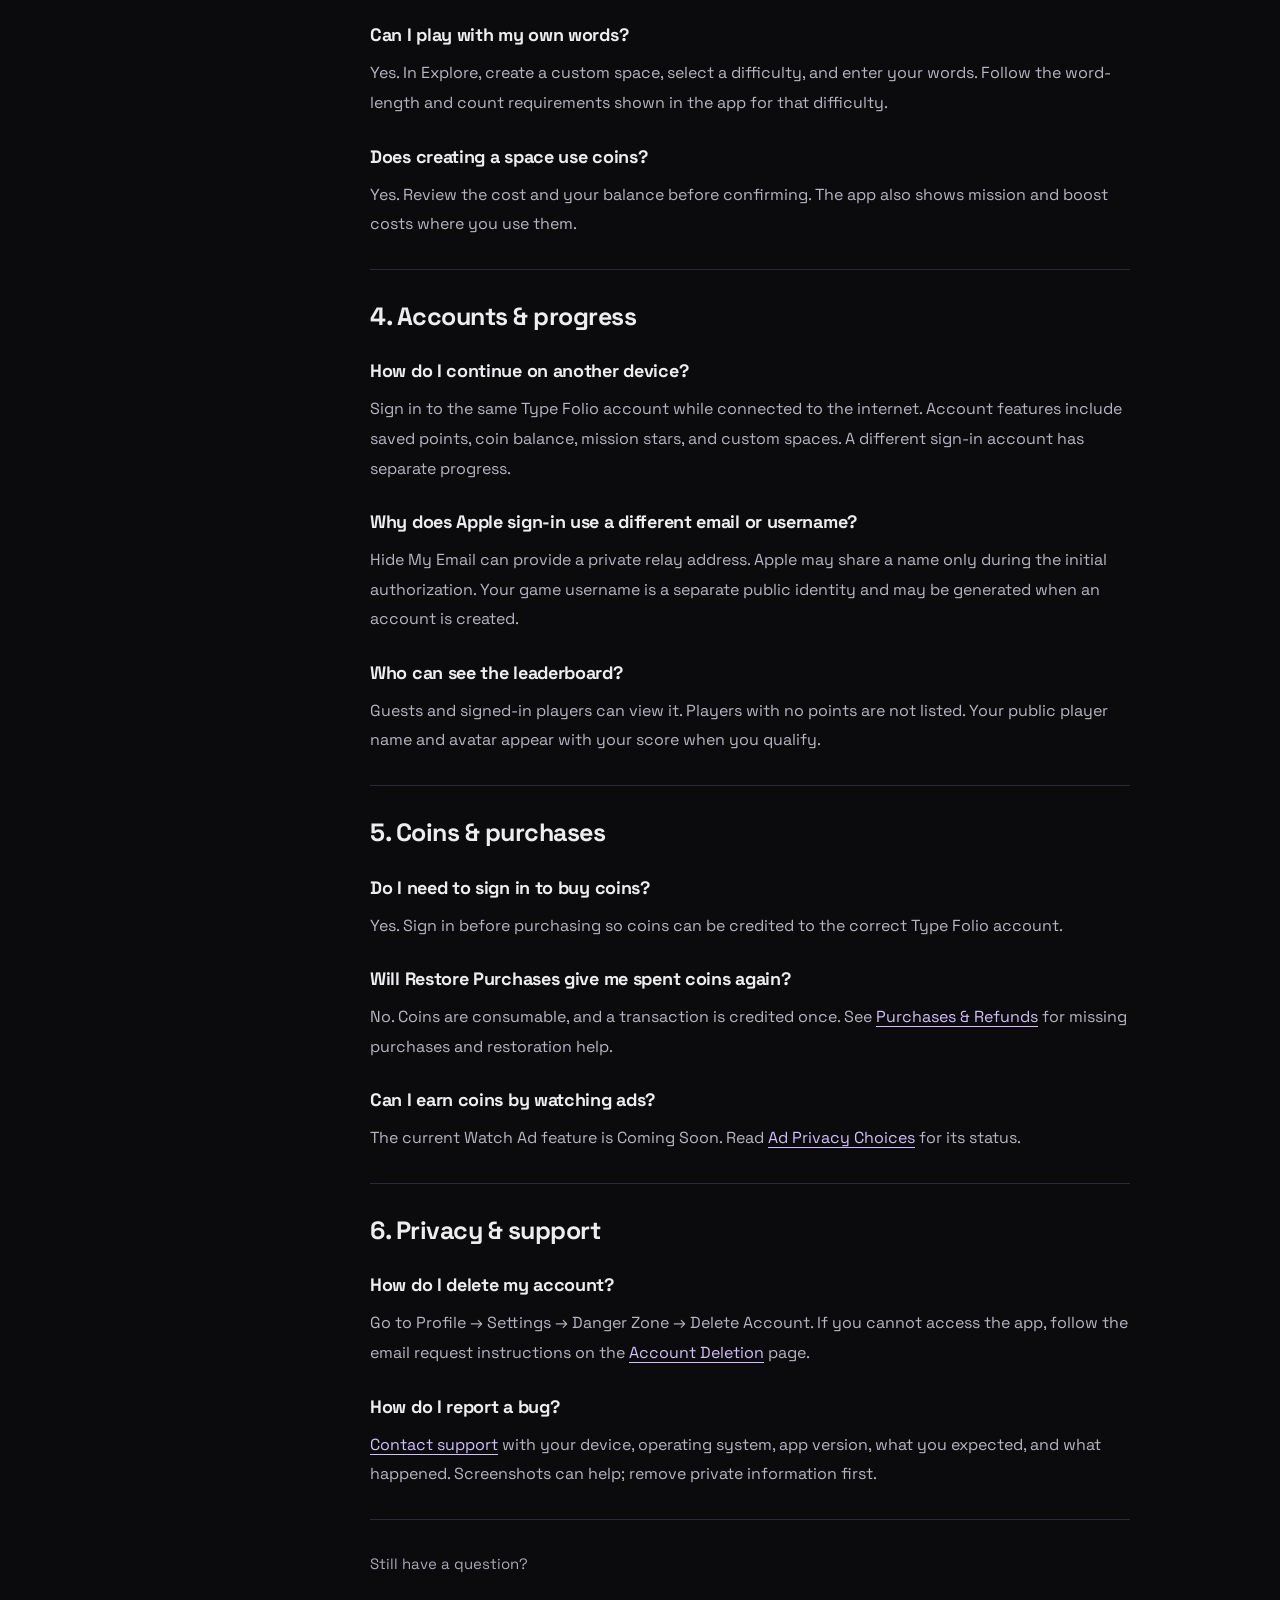
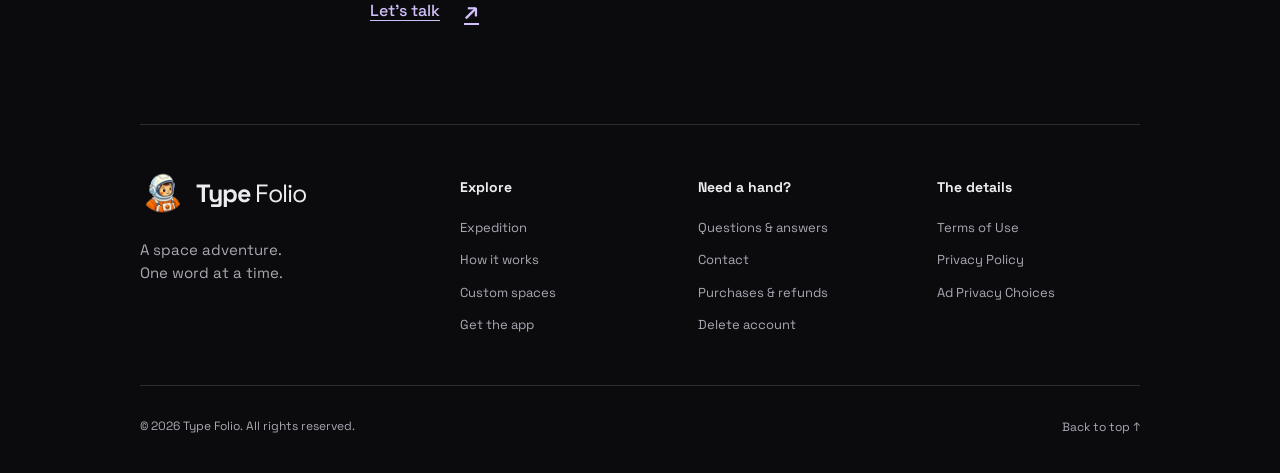
<file: faq/index.html>
<!doctype html><html lang="en"><head><meta charset="utf-8"><meta name="viewport" content="width=device-width, initial-scale=1"><meta name="theme-color" content="#0b0b0d"><meta name="color-scheme" content="dark"><meta name="description" content="A little guidance for your journey. Find answers about play, progress, accounts, and coins."><title>Questions &amp; Answers — Type Folio</title><link rel="icon" type="image/png" href="../favicon.png"><link rel="apple-touch-icon" href="../assets/apple-touch-icon.png"><link rel="stylesheet" href="../styles.css"><link rel="stylesheet" href="../site-pages.css"><script src="../script.js" defer></script></head><body class="reading-page" id="top"><a class="skip-link" href="#main">Skip to content</a><div class="header-shell"><header class="site-header container">
<a class="brand" href="../index.html" aria-label="Type Folio home"><img src="../assets/icon.webp" width="46" height="46" alt=""><span>Type <b>Folio</b></span></a>
<button class="menu-toggle" type="button" aria-expanded="false" aria-controls="main-nav" aria-label="Open navigation"><span></span><span></span></button>
<nav class="main-nav" id="main-nav" aria-label="Main navigation"><a href="../index.html">Home</a><a href="../faq/" class="active" aria-current="page">FAQ</a><a href="../privacy/">Privacy</a><a href="../terms/">Terms</a><a href="../contact/">Contact</a></nav>
<a class="button header-cta" href="../index.html#download">Coming soon <span aria-hidden="true">↗</span></a>
</header></div><main class="container reading-main" id="main"><div class="legal-intro"><p class="eyebrow">BEFORE YOUR NEXT ORBIT</p><h1>Questions & Answers</h1><p>A little guidance for your journey. Find answers about play, progress, accounts, and coins.</p><span class="legal-updated">Last updated <time datetime="2026-11-03">3 November 2026</time></span></div><div class="legal-layout"><nav class="legal-toc" aria-label="On this page"><span>ON THIS PAGE</span><a href="#getting-started">Getting started</a><a href="#gameplay">Gameplay & boosts</a><a href="#spaces">Custom spaces</a><a href="#accounts">Accounts & progress</a><a href="#coins">Coins & purchases</a><a href="#privacy">Privacy & support</a></nav><article class="legal-content"><aside class="legal-highlight"><span aria-hidden="true">✦</span><p><strong>Looking for a hand with something specific?</strong>Send a note through our <a href="../contact/">Contact page</a>. Include your device and app version so we can help you find your way.</p></aside><section id="getting-started"><h2>1. Getting started</h2><h3>What is Type Folio?</h3><p>A space-themed typing game. Type falling words before they reach the danger line, complete missions, earn stars, and explore new planets.</p><h3>Where can I download it?</h3><p>The public iOS and Android releases are Coming Soon. Store links will appear on the <a href="../index.html#download">homepage</a> when they are available.</p><h3>Can I play as a guest?</h3><p>Yes. You can begin without an account. Guest progress stays on that device. Sign in to use account synchronization and participate in the leaderboard.</p></section><section id="gameplay"><h2>2. Gameplay & boosts</h2><h3>Which difficulty should I choose?</h3><p>Easy is a gentler start. Medium increases the challenge, and Hard uses longer words and a faster pace. Choose the difficulty that feels comfortable, then work your way up.</p><h3>What does Freeze do?</h3><p>Freeze pauses falling words temporarily, giving you time to catch up. The app shows its coin cost before use.</p><h3>How does First Miss Shield work?</h3><p>Activate the shield before a miss. It protects you from the first missed word, so that miss does not cost a life. It is not a last-life rescue.</p></section><section id="spaces"><h2>3. Custom spaces</h2><h3>Can I play with my own words?</h3><p>Yes. In Explore, create a custom space, select a difficulty, and enter your words. Follow the word-length and count requirements shown in the app for that difficulty.</p><h3>Does creating a space use coins?</h3><p>Yes. Review the cost and your balance before confirming. The app also shows mission and boost costs where you use them.</p></section><section id="accounts"><h2>4. Accounts & progress</h2><h3>How do I continue on another device?</h3><p>Sign in to the same Type Folio account while connected to the internet. Account features include saved points, coin balance, mission stars, and custom spaces. A different sign-in account has separate progress.</p><h3>Why does Apple sign-in use a different email or username?</h3><p>Hide My Email can provide a private relay address. Apple may share a name only during the initial authorization. Your game username is a separate public identity and may be generated when an account is created.</p><h3>Who can see the leaderboard?</h3><p>Guests and signed-in players can view it. Players with no points are not listed. Your public player name and avatar appear with your score when you qualify.</p></section><section id="coins"><h2>5. Coins & purchases</h2><h3>Do I need to sign in to buy coins?</h3><p>Yes. Sign in before purchasing so coins can be credited to the correct Type Folio account.</p><h3>Will Restore Purchases give me spent coins again?</h3><p>No. Coins are consumable, and a transaction is credited once. See <a href="../purchases/">Purchases & Refunds</a> for missing purchases and restoration help.</p><h3>Can I earn coins by watching ads?</h3><p>The current Watch Ad feature is Coming Soon. Read <a href="../ad-privacy/">Ad Privacy Choices</a> for its status.</p></section><section id="privacy"><h2>6. Privacy & support</h2><h3>How do I delete my account?</h3><p>Go to Profile → Settings → Danger Zone → Delete Account. If you cannot access the app, follow the email request instructions on the <a href="../delete-account/">Account Deletion</a> page.</p><h3>How do I report a bug?</h3><p><a href="../contact/">Contact support</a> with your device, operating system, app version, what you expected, and what happened. Screenshots can help; remove private information first.</p></section><div class="legal-endnote"><p>Still have a question?</p><a class="text-link" href="../contact/">Let’s talk <span aria-hidden="true">↗</span></a></div></article></div></main><footer class="site-footer container"><div class="footer-main"><div class="footer-brand"><a class="brand" href="../index.html"><img src="../assets/icon.webp" width="42" height="42" alt=""><span>Type <b>Folio</b></span></a><p>A space adventure.<br>One word at a time.</p></div><div class="footer-links"><h2>Explore</h2><a href="../index.html#expedition">Expedition</a><a href="../index.html#how-it-works">How it works</a><a href="../index.html#custom-spaces">Custom spaces</a><a href="../index.html#download">Get the app</a></div><div class="footer-links"><h2>Need a hand?</h2><a href="../faq/">Questions & answers</a><a href="../contact/">Contact</a><a href="../purchases/">Purchases & refunds</a><a href="../delete-account/">Delete account</a></div><div class="footer-links"><h2>The details</h2><a href="../terms/">Terms of Use</a><a href="../privacy/">Privacy Policy</a><a href="../ad-privacy/">Ad Privacy Choices</a></div></div><div class="footer-bottom"><p>© <span id="year">2026</span> Type Folio. All rights reserved.</p><a href="#top">Back to top <span aria-hidden="true">↑</span></a></div></footer></body></html>
</file>
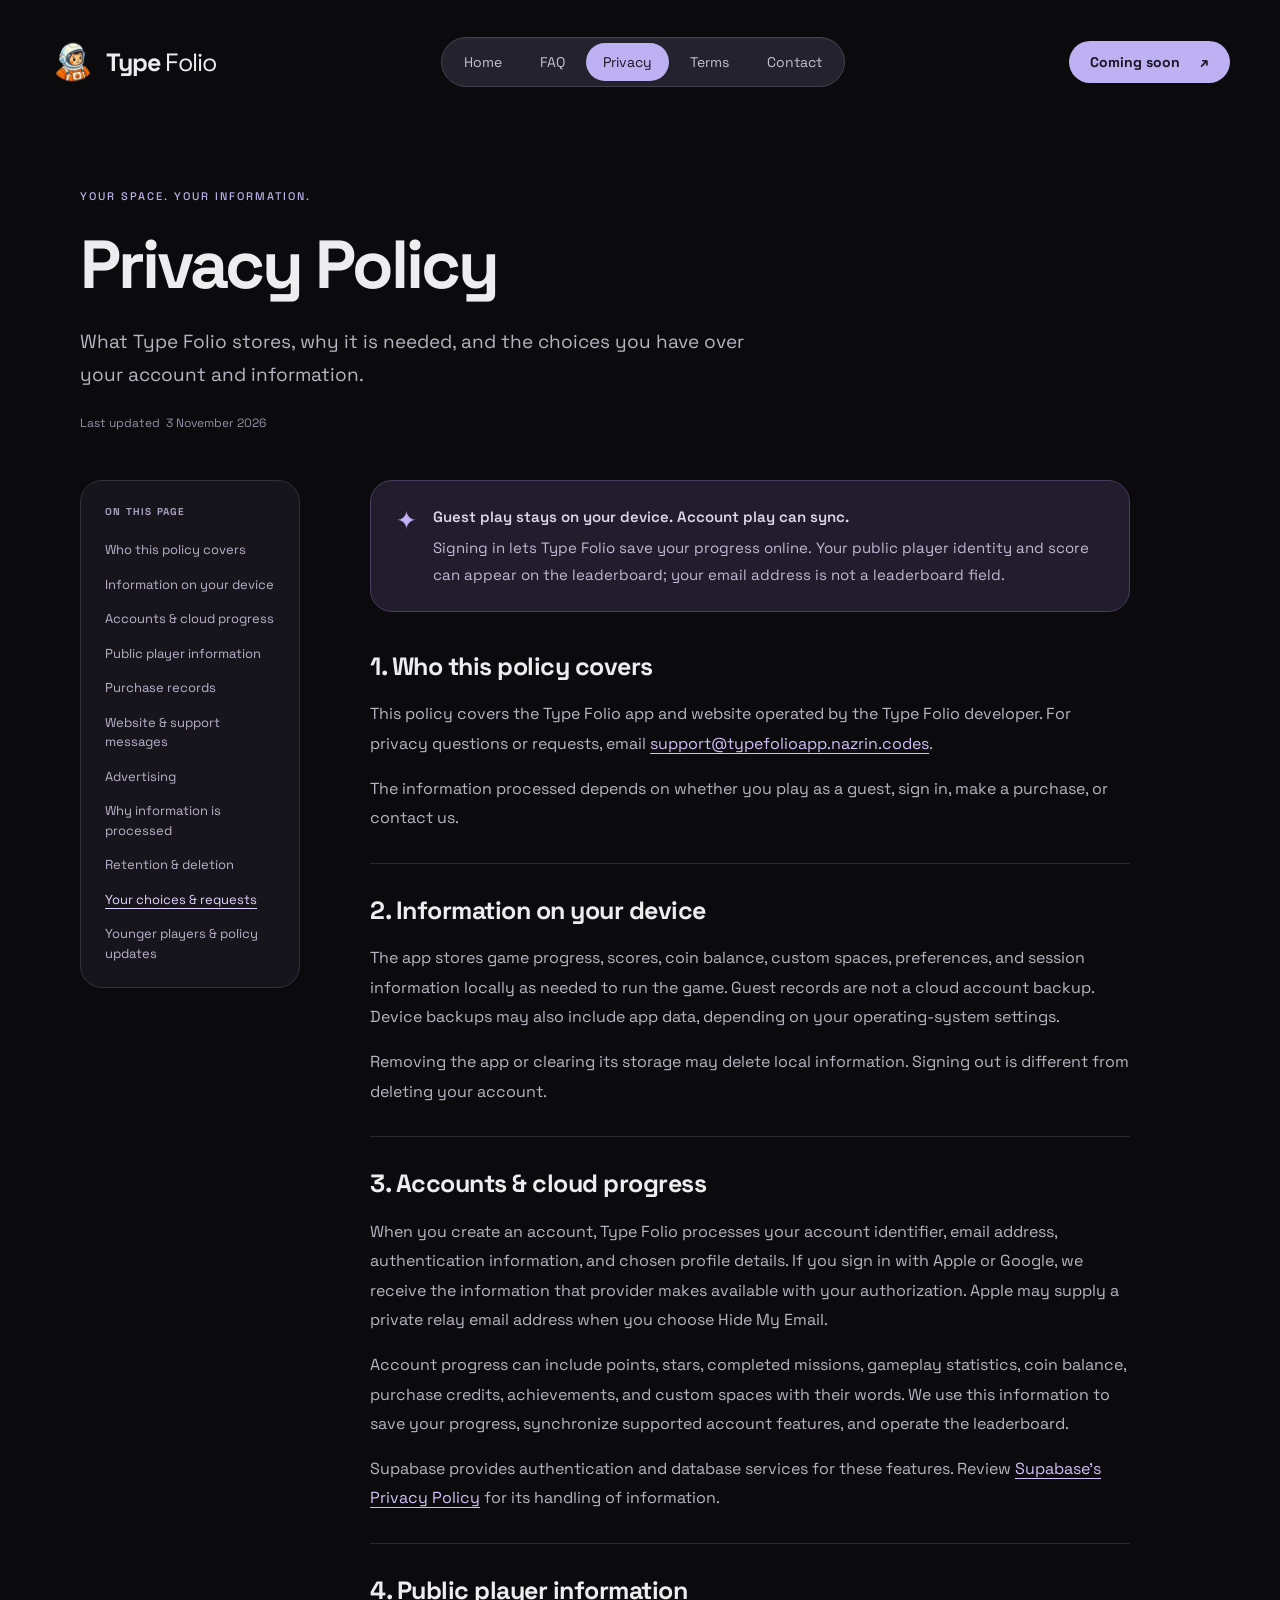
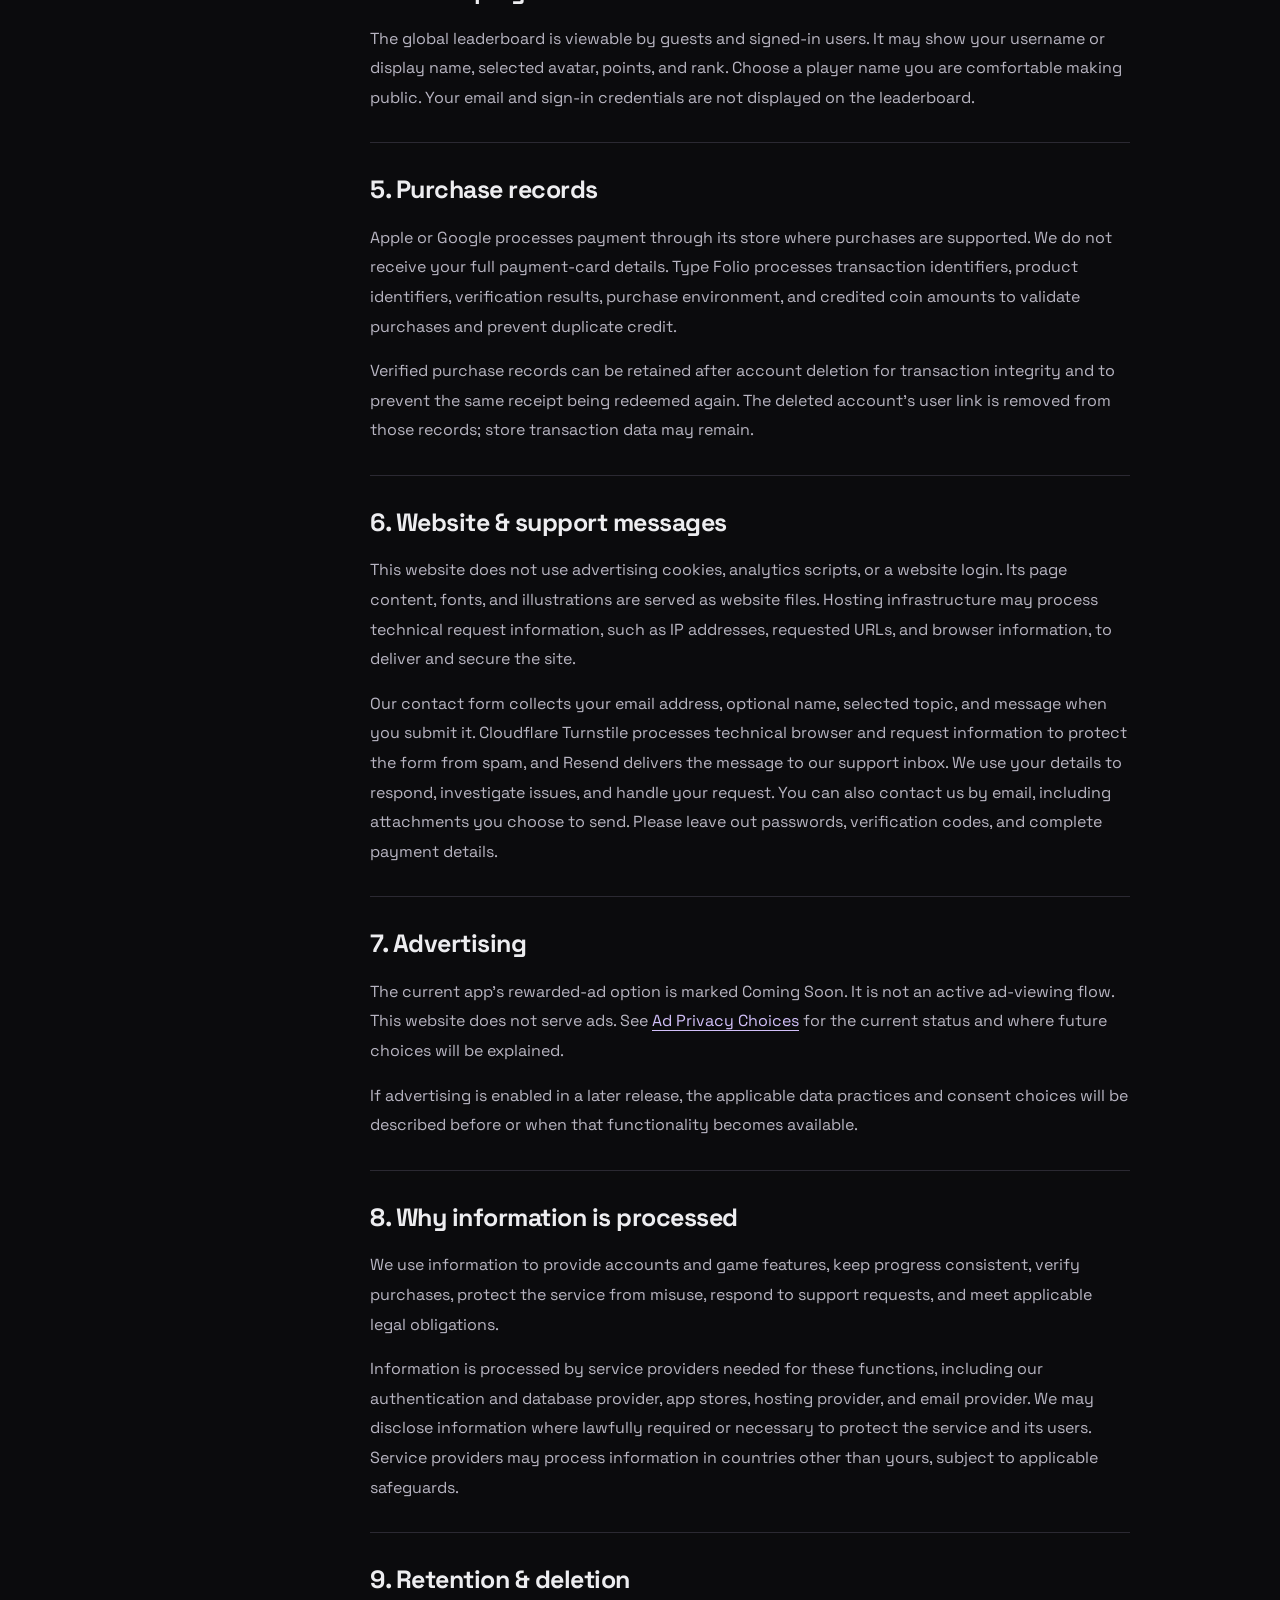
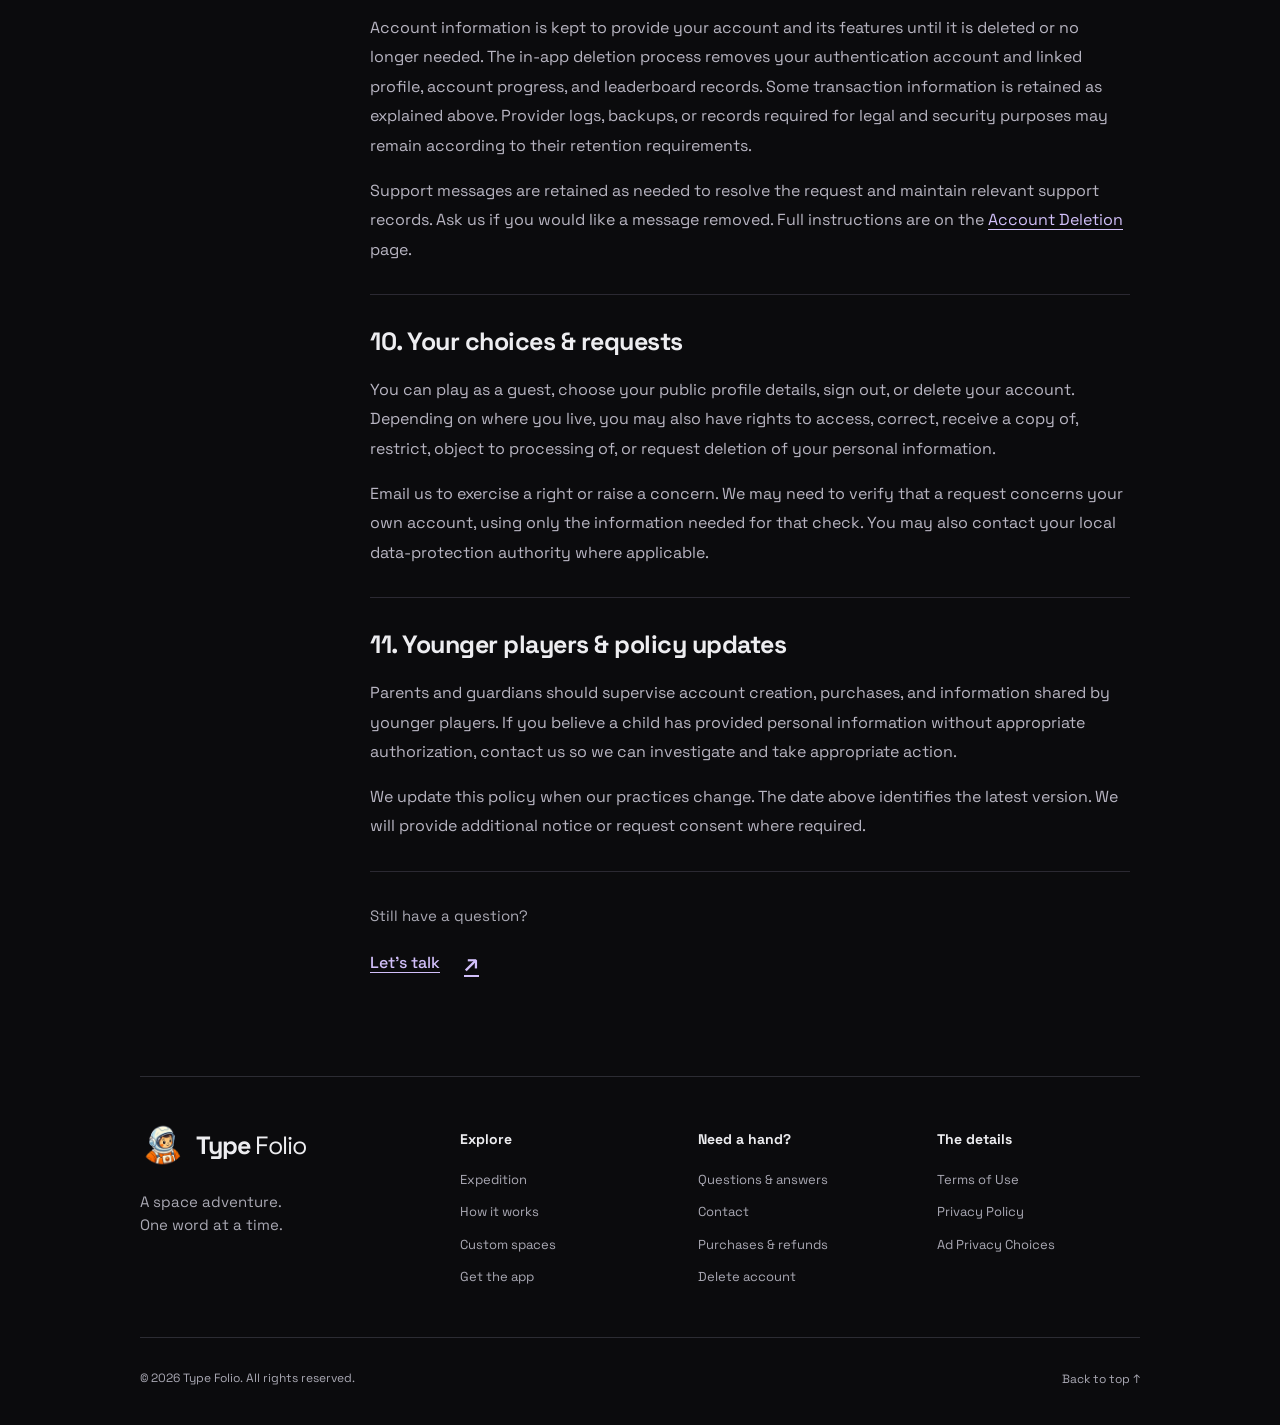
<file: privacy/index.html>
<!doctype html><html lang="en"><head><meta charset="utf-8"><meta name="viewport" content="width=device-width, initial-scale=1"><meta name="theme-color" content="#0b0b0d"><meta name="color-scheme" content="dark"><meta name="description" content="What Type Folio stores, why it is needed, and the choices you have over your account and information."><title>Privacy Policy — Type Folio</title><link rel="icon" type="image/png" href="../favicon.png"><link rel="apple-touch-icon" href="../assets/apple-touch-icon.png"><link rel="stylesheet" href="../styles.css"><link rel="stylesheet" href="../site-pages.css"><script src="../script.js" defer></script></head><body class="reading-page" id="top"><a class="skip-link" href="#main">Skip to content</a><div class="header-shell"><header class="site-header container">
<a class="brand" href="../index.html" aria-label="Type Folio home"><img src="../assets/icon.webp" width="46" height="46" alt=""><span>Type <b>Folio</b></span></a>
<button class="menu-toggle" type="button" aria-expanded="false" aria-controls="main-nav" aria-label="Open navigation"><span></span><span></span></button>
<nav class="main-nav" id="main-nav" aria-label="Main navigation"><a href="../index.html">Home</a><a href="../faq/">FAQ</a><a href="../privacy/" class="active" aria-current="page">Privacy</a><a href="../terms/">Terms</a><a href="../contact/">Contact</a></nav>
<a class="button header-cta" href="../index.html#download">Coming soon <span aria-hidden="true">↗</span></a>
</header></div><main class="container reading-main" id="main"><div class="legal-intro"><p class="eyebrow">YOUR SPACE. YOUR INFORMATION.</p><h1>Privacy Policy</h1><p>What Type Folio stores, why it is needed, and the choices you have over your account and information.</p><span class="legal-updated">Last updated <time datetime="2026-11-03">3 November 2026</time></span></div><div class="legal-layout"><nav class="legal-toc" aria-label="On this page"><span>ON THIS PAGE</span><a href="#overview">Who this policy covers</a><a href="#local-data">Information on your device</a><a href="#account-data">Accounts & cloud progress</a><a href="#public-profile">Public player information</a><a href="#purchase-data">Purchase records</a><a href="#website">Website & support messages</a><a href="#advertising">Advertising</a><a href="#use-and-sharing">Why information is processed</a><a href="#retention">Retention & deletion</a><a href="#choices">Your choices & requests</a><a href="#children-and-updates">Younger players & policy updates</a></nav><article class="legal-content"><aside class="legal-highlight"><span aria-hidden="true">✦</span><p><strong>Guest play stays on your device. Account play can sync.</strong>Signing in lets Type Folio save your progress online. Your public player identity and score can appear on the leaderboard; your email address is not a leaderboard field.</p></aside><section id="overview"><h2>1. Who this policy covers</h2><p>This policy covers the Type Folio app and website operated by the Type Folio developer. For privacy questions or requests, email <a href="mailto:support@typefolioapp.nazrin.codes">support@typefolioapp.nazrin.codes</a>.</p><p>The information processed depends on whether you play as a guest, sign in, make a purchase, or contact us.</p></section><section id="local-data"><h2>2. Information on your device</h2><p>The app stores game progress, scores, coin balance, custom spaces, preferences, and session information locally as needed to run the game. Guest records are not a cloud account backup. Device backups may also include app data, depending on your operating-system settings.</p><p>Removing the app or clearing its storage may delete local information. Signing out is different from deleting your account.</p></section><section id="account-data"><h2>3. Accounts & cloud progress</h2><p>When you create an account, Type Folio processes your account identifier, email address, authentication information, and chosen profile details. If you sign in with Apple or Google, we receive the information that provider makes available with your authorization. Apple may supply a private relay email address when you choose Hide My Email.</p><p>Account progress can include points, stars, completed missions, gameplay statistics, coin balance, purchase credits, achievements, and custom spaces with their words. We use this information to save your progress, synchronize supported account features, and operate the leaderboard.</p><p>Supabase provides authentication and database services for these features. Review <a href="https://supabase.com/privacy">Supabase’s Privacy Policy</a> for its handling of information.</p></section><section id="public-profile"><h2>4. Public player information</h2><p>The global leaderboard is viewable by guests and signed-in users. It may show your username or display name, selected avatar, points, and rank. Choose a player name you are comfortable making public. Your email and sign-in credentials are not displayed on the leaderboard.</p></section><section id="purchase-data"><h2>5. Purchase records</h2><p>Apple or Google processes payment through its store where purchases are supported. We do not receive your full payment-card details. Type Folio processes transaction identifiers, product identifiers, verification results, purchase environment, and credited coin amounts to validate purchases and prevent duplicate credit.</p><p>Verified purchase records can be retained after account deletion for transaction integrity and to prevent the same receipt being redeemed again. The deleted account’s user link is removed from those records; store transaction data may remain.</p></section><section id="website"><h2>6. Website & support messages</h2><p>This website does not use advertising cookies, analytics scripts, or a website login. Its page content, fonts, and illustrations are served as website files. Hosting infrastructure may process technical request information, such as IP addresses, requested URLs, and browser information, to deliver and secure the site.</p><p>Our contact form collects your email address, optional name, selected topic, and message when you submit it. Cloudflare Turnstile processes technical browser and request information to protect the form from spam, and Resend delivers the message to our support inbox. We use your details to respond, investigate issues, and handle your request. You can also contact us by email, including attachments you choose to send. Please leave out passwords, verification codes, and complete payment details.</p></section><section id="advertising"><h2>7. Advertising</h2><p>The current app’s rewarded-ad option is marked Coming Soon. It is not an active ad-viewing flow. This website does not serve ads. See <a href="../ad-privacy/">Ad Privacy Choices</a> for the current status and where future choices will be explained.</p><p>If advertising is enabled in a later release, the applicable data practices and consent choices will be described before or when that functionality becomes available.</p></section><section id="use-and-sharing"><h2>8. Why information is processed</h2><p>We use information to provide accounts and game features, keep progress consistent, verify purchases, protect the service from misuse, respond to support requests, and meet applicable legal obligations.</p><p>Information is processed by service providers needed for these functions, including our authentication and database provider, app stores, hosting provider, and email provider. We may disclose information where lawfully required or necessary to protect the service and its users. Service providers may process information in countries other than yours, subject to applicable safeguards.</p></section><section id="retention"><h2>9. Retention & deletion</h2><p>Account information is kept to provide your account and its features until it is deleted or no longer needed. The in-app deletion process removes your authentication account and linked profile, account progress, and leaderboard records. Some transaction information is retained as explained above. Provider logs, backups, or records required for legal and security purposes may remain according to their retention requirements.</p><p>Support messages are retained as needed to resolve the request and maintain relevant support records. Ask us if you would like a message removed. Full instructions are on the <a href="../delete-account/">Account Deletion</a> page.</p></section><section id="choices"><h2>10. Your choices & requests</h2><p>You can play as a guest, choose your public profile details, sign out, or delete your account. Depending on where you live, you may also have rights to access, correct, receive a copy of, restrict, object to processing of, or request deletion of your personal information.</p><p>Email us to exercise a right or raise a concern. We may need to verify that a request concerns your own account, using only the information needed for that check. You may also contact your local data-protection authority where applicable.</p></section><section id="children-and-updates"><h2>11. Younger players & policy updates</h2><p>Parents and guardians should supervise account creation, purchases, and information shared by younger players. If you believe a child has provided personal information without appropriate authorization, contact us so we can investigate and take appropriate action.</p><p>We update this policy when our practices change. The date above identifies the latest version. We will provide additional notice or request consent where required.</p></section><div class="legal-endnote"><p>Still have a question?</p><a class="text-link" href="../contact/">Let’s talk <span aria-hidden="true">↗</span></a></div></article></div></main><footer class="site-footer container"><div class="footer-main"><div class="footer-brand"><a class="brand" href="../index.html"><img src="../assets/icon.webp" width="42" height="42" alt=""><span>Type <b>Folio</b></span></a><p>A space adventure.<br>One word at a time.</p></div><div class="footer-links"><h2>Explore</h2><a href="../index.html#expedition">Expedition</a><a href="../index.html#how-it-works">How it works</a><a href="../index.html#custom-spaces">Custom spaces</a><a href="../index.html#download">Get the app</a></div><div class="footer-links"><h2>Need a hand?</h2><a href="../faq/">Questions & answers</a><a href="../contact/">Contact</a><a href="../purchases/">Purchases & refunds</a><a href="../delete-account/">Delete account</a></div><div class="footer-links"><h2>The details</h2><a href="../terms/">Terms of Use</a><a href="../privacy/">Privacy Policy</a><a href="../ad-privacy/">Ad Privacy Choices</a></div></div><div class="footer-bottom"><p>© <span id="year">2026</span> Type Folio. All rights reserved.</p><a href="#top">Back to top <span aria-hidden="true">↑</span></a></div></footer></body></html>
</file>
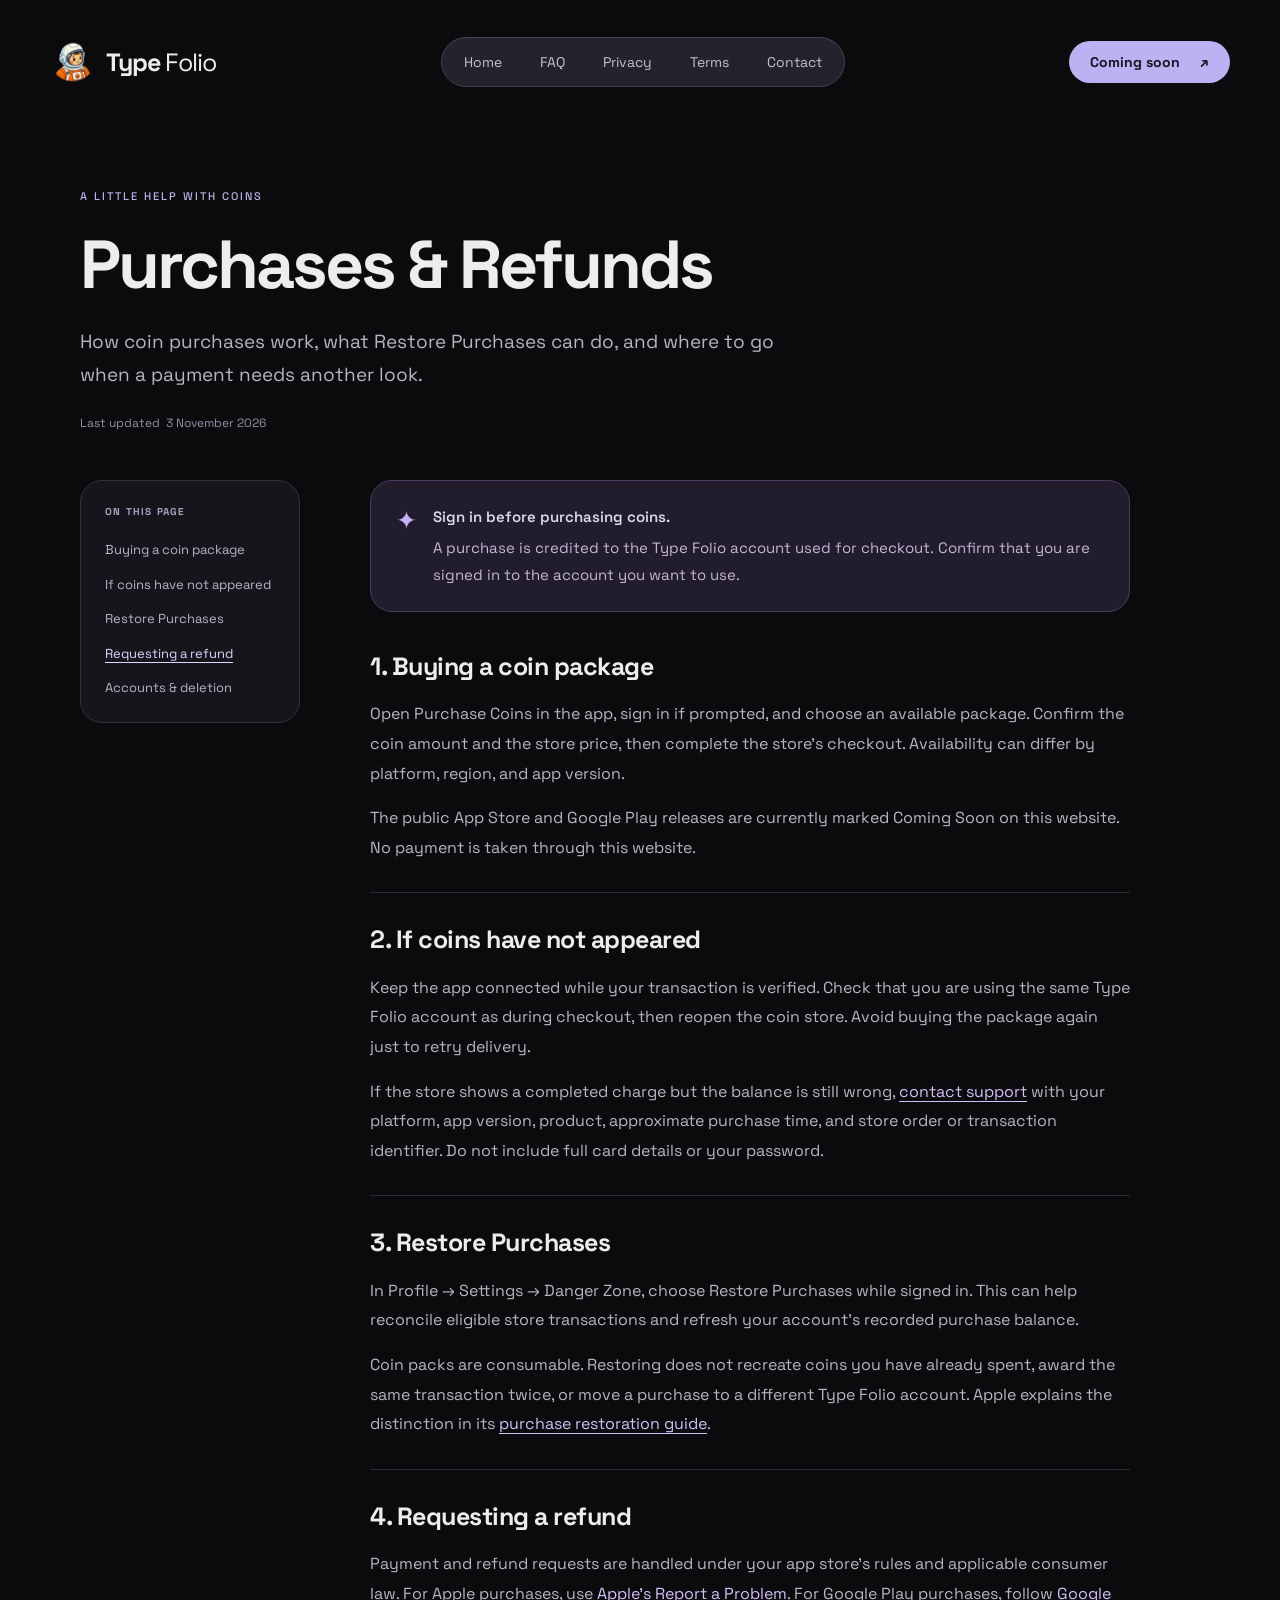
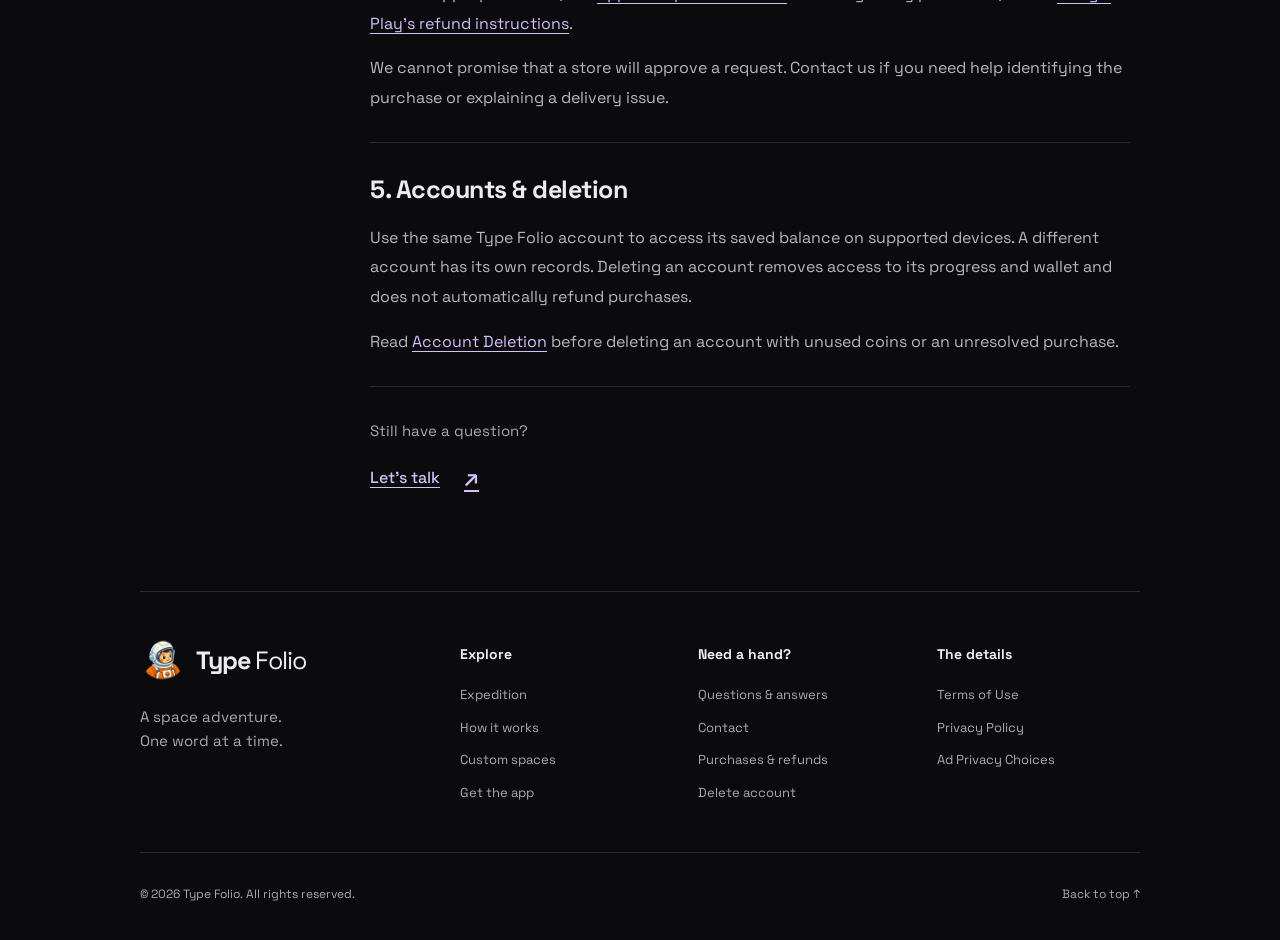
<file: purchases/index.html>
<!doctype html><html lang="en"><head><meta charset="utf-8"><meta name="viewport" content="width=device-width, initial-scale=1"><meta name="theme-color" content="#0b0b0d"><meta name="color-scheme" content="dark"><meta name="description" content="How coin purchases work, what Restore Purchases can do, and where to go when a payment needs another look."><title>Purchases &amp; Refunds — Type Folio</title><link rel="icon" type="image/png" href="../favicon.png"><link rel="apple-touch-icon" href="../assets/apple-touch-icon.png"><link rel="stylesheet" href="../styles.css"><link rel="stylesheet" href="../site-pages.css"><script src="../script.js" defer></script></head><body class="reading-page" id="top"><a class="skip-link" href="#main">Skip to content</a><div class="header-shell"><header class="site-header container">
<a class="brand" href="../index.html" aria-label="Type Folio home"><img src="../assets/icon.webp" width="46" height="46" alt=""><span>Type <b>Folio</b></span></a>
<button class="menu-toggle" type="button" aria-expanded="false" aria-controls="main-nav" aria-label="Open navigation"><span></span><span></span></button>
<nav class="main-nav" id="main-nav" aria-label="Main navigation"><a href="../index.html">Home</a><a href="../faq/">FAQ</a><a href="../privacy/">Privacy</a><a href="../terms/">Terms</a><a href="../contact/">Contact</a></nav>
<a class="button header-cta" href="../index.html#download">Coming soon <span aria-hidden="true">↗</span></a>
</header></div><main class="container reading-main" id="main"><div class="legal-intro"><p class="eyebrow">A LITTLE HELP WITH COINS</p><h1>Purchases & Refunds</h1><p>How coin purchases work, what Restore Purchases can do, and where to go when a payment needs another look.</p><span class="legal-updated">Last updated <time datetime="2026-11-03">3 November 2026</time></span></div><div class="legal-layout"><nav class="legal-toc" aria-label="On this page"><span>ON THIS PAGE</span><a href="#buying">Buying a coin package</a><a href="#delivery">If coins have not appeared</a><a href="#restoring">Restore Purchases</a><a href="#refunds">Requesting a refund</a><a href="#account-changes">Accounts & deletion</a></nav><article class="legal-content"><aside class="legal-highlight"><span aria-hidden="true">✦</span><p><strong>Sign in before purchasing coins.</strong>A purchase is credited to the Type Folio account used for checkout. Confirm that you are signed in to the account you want to use.</p></aside><section id="buying"><h2>1. Buying a coin package</h2><p>Open Purchase Coins in the app, sign in if prompted, and choose an available package. Confirm the coin amount and the store price, then complete the store’s checkout. Availability can differ by platform, region, and app version.</p><p>The public App Store and Google Play releases are currently marked Coming Soon on this website. No payment is taken through this website.</p></section><section id="delivery"><h2>2. If coins have not appeared</h2><p>Keep the app connected while your transaction is verified. Check that you are using the same Type Folio account as during checkout, then reopen the coin store. Avoid buying the package again just to retry delivery.</p><p>If the store shows a completed charge but the balance is still wrong, <a href="../contact/">contact support</a> with your platform, app version, product, approximate purchase time, and store order or transaction identifier. Do not include full card details or your password.</p></section><section id="restoring"><h2>3. Restore Purchases</h2><p>In Profile → Settings → Danger Zone, choose Restore Purchases while signed in. This can help reconcile eligible store transactions and refresh your account’s recorded purchase balance.</p><p>Coin packs are consumable. Restoring does not recreate coins you have already spent, award the same transaction twice, or move a purchase to a different Type Folio account. Apple explains the distinction in its <a href="https://support.apple.com/en-ie/108096">purchase restoration guide</a>.</p></section><section id="refunds"><h2>4. Requesting a refund</h2><p>Payment and refund requests are handled under your app store’s rules and applicable consumer law. For Apple purchases, use <a href="https://reportaproblem.apple.com/">Apple’s Report a Problem</a>. For Google Play purchases, follow <a href="https://support.google.com/googleplay/answer/2479637">Google Play’s refund instructions</a>.</p><p>We cannot promise that a store will approve a request. Contact us if you need help identifying the purchase or explaining a delivery issue.</p></section><section id="account-changes"><h2>5. Accounts & deletion</h2><p>Use the same Type Folio account to access its saved balance on supported devices. A different account has its own records. Deleting an account removes access to its progress and wallet and does not automatically refund purchases.</p><p>Read <a href="../delete-account/">Account Deletion</a> before deleting an account with unused coins or an unresolved purchase.</p></section><div class="legal-endnote"><p>Still have a question?</p><a class="text-link" href="../contact/">Let’s talk <span aria-hidden="true">↗</span></a></div></article></div></main><footer class="site-footer container"><div class="footer-main"><div class="footer-brand"><a class="brand" href="../index.html"><img src="../assets/icon.webp" width="42" height="42" alt=""><span>Type <b>Folio</b></span></a><p>A space adventure.<br>One word at a time.</p></div><div class="footer-links"><h2>Explore</h2><a href="../index.html#expedition">Expedition</a><a href="../index.html#how-it-works">How it works</a><a href="../index.html#custom-spaces">Custom spaces</a><a href="../index.html#download">Get the app</a></div><div class="footer-links"><h2>Need a hand?</h2><a href="../faq/">Questions & answers</a><a href="../contact/">Contact</a><a href="../purchases/">Purchases & refunds</a><a href="../delete-account/">Delete account</a></div><div class="footer-links"><h2>The details</h2><a href="../terms/">Terms of Use</a><a href="../privacy/">Privacy Policy</a><a href="../ad-privacy/">Ad Privacy Choices</a></div></div><div class="footer-bottom"><p>© <span id="year">2026</span> Type Folio. All rights reserved.</p><a href="#top">Back to top <span aria-hidden="true">↑</span></a></div></footer></body></html>
</file>
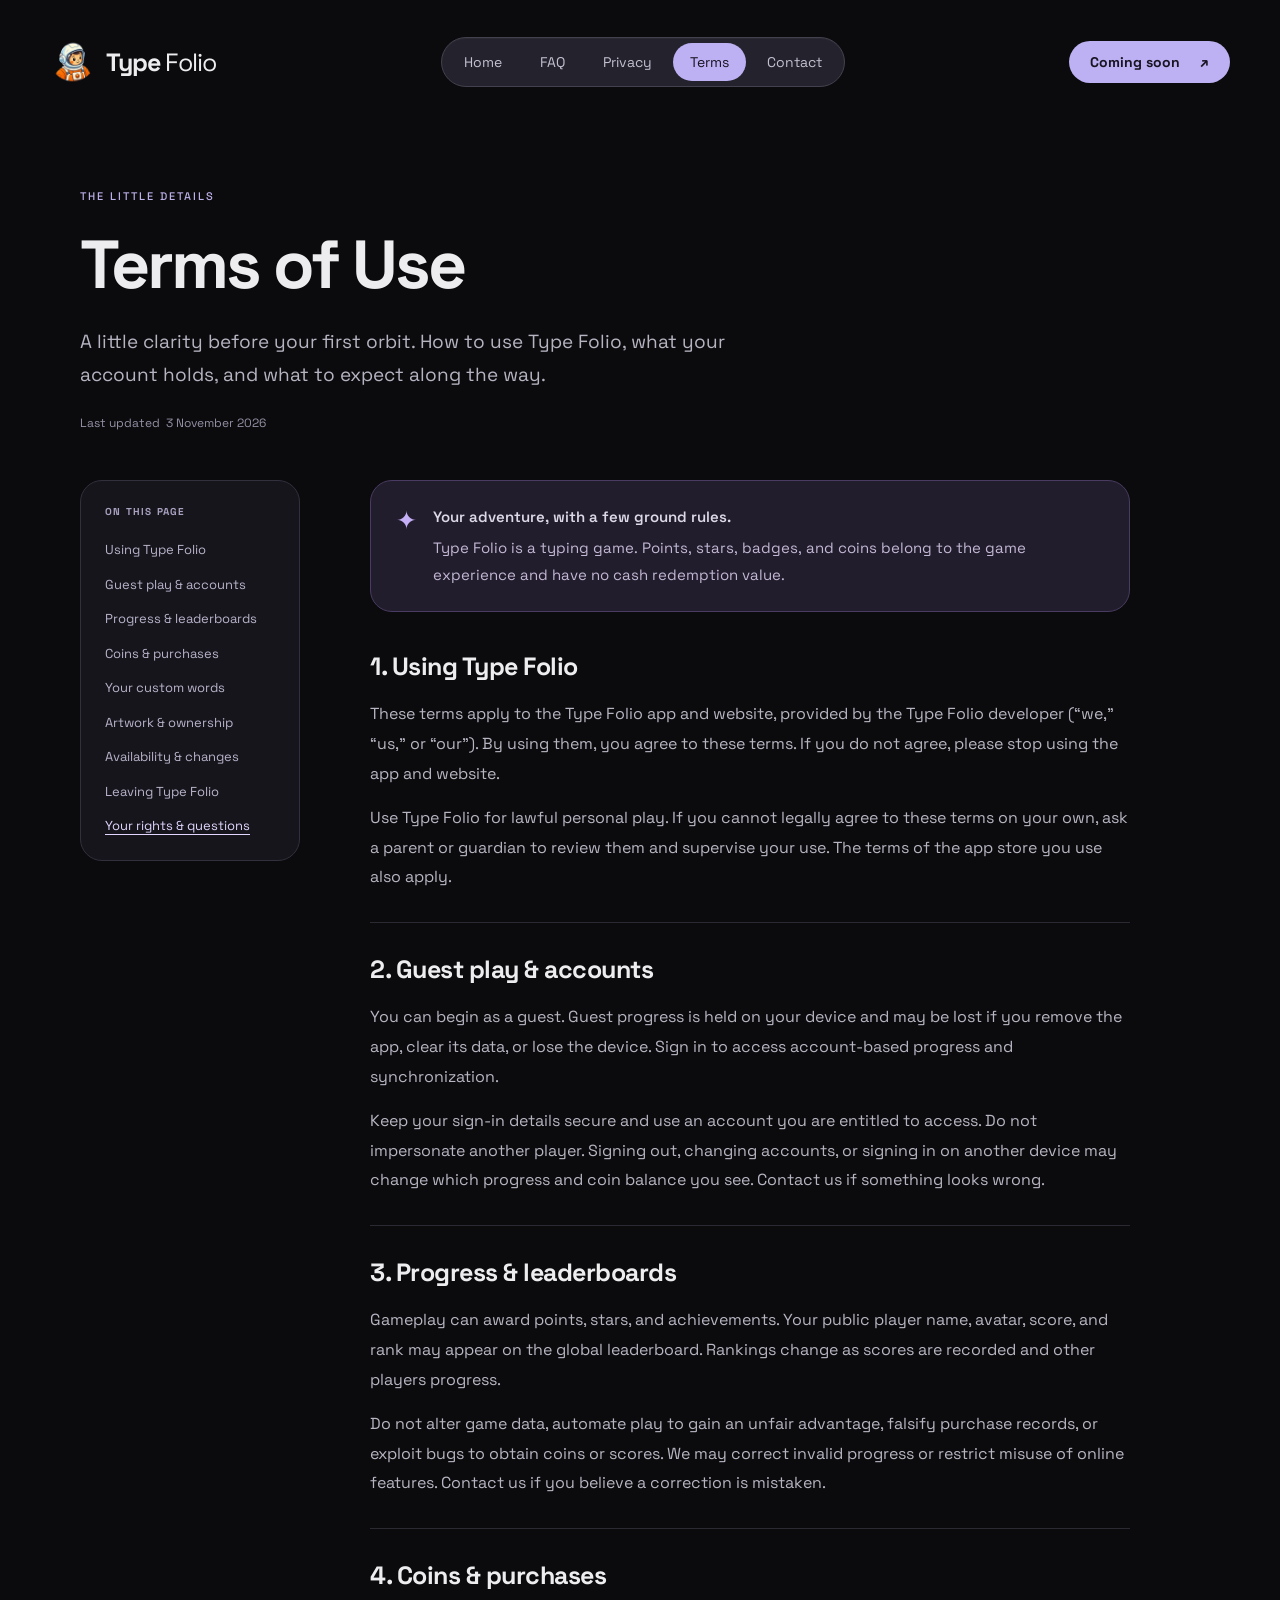
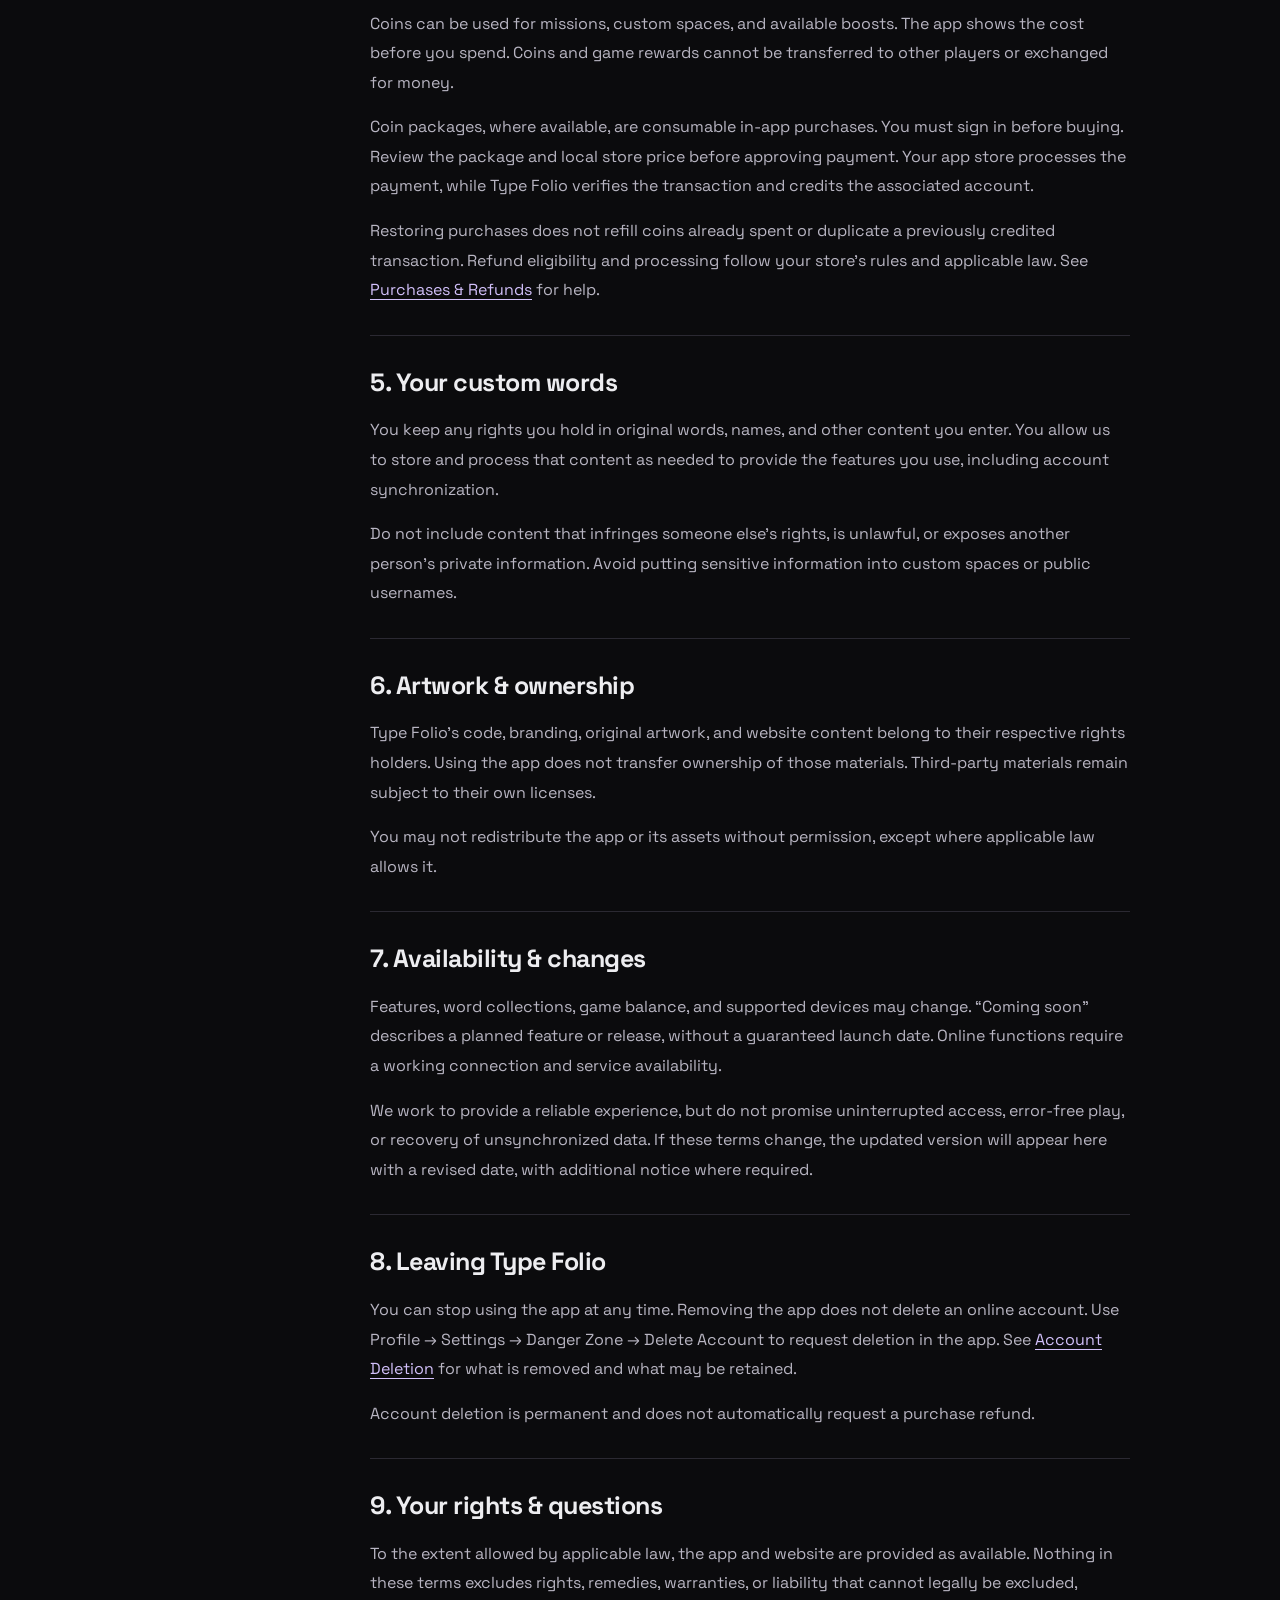
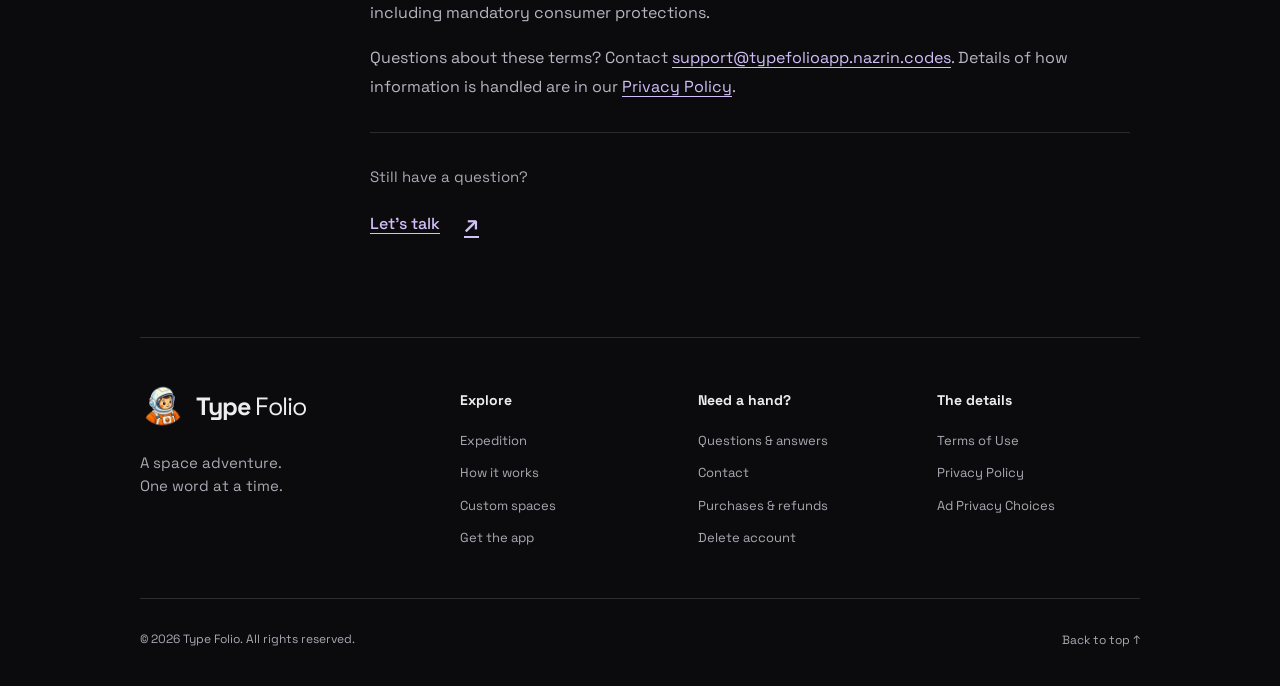
<file: terms/index.html>
<!doctype html><html lang="en"><head><meta charset="utf-8"><meta name="viewport" content="width=device-width, initial-scale=1"><meta name="theme-color" content="#0b0b0d"><meta name="color-scheme" content="dark"><meta name="description" content="A little clarity before your first orbit. How to use Type Folio, what your account holds, and what to expect along the way."><title>Terms of Use — Type Folio</title><link rel="icon" type="image/png" href="../favicon.png"><link rel="apple-touch-icon" href="../assets/apple-touch-icon.png"><link rel="stylesheet" href="../styles.css"><link rel="stylesheet" href="../site-pages.css"><script src="../script.js" defer></script></head><body class="reading-page" id="top"><a class="skip-link" href="#main">Skip to content</a><div class="header-shell"><header class="site-header container">
<a class="brand" href="../index.html" aria-label="Type Folio home"><img src="../assets/icon.webp" width="46" height="46" alt=""><span>Type <b>Folio</b></span></a>
<button class="menu-toggle" type="button" aria-expanded="false" aria-controls="main-nav" aria-label="Open navigation"><span></span><span></span></button>
<nav class="main-nav" id="main-nav" aria-label="Main navigation"><a href="../index.html">Home</a><a href="../faq/">FAQ</a><a href="../privacy/">Privacy</a><a href="../terms/" class="active" aria-current="page">Terms</a><a href="../contact/">Contact</a></nav>
<a class="button header-cta" href="../index.html#download">Coming soon <span aria-hidden="true">↗</span></a>
</header></div><main class="container reading-main" id="main"><div class="legal-intro"><p class="eyebrow">THE LITTLE DETAILS</p><h1>Terms of Use</h1><p>A little clarity before your first orbit. How to use Type Folio, what your account holds, and what to expect along the way.</p><span class="legal-updated">Last updated <time datetime="2026-11-03">3 November 2026</time></span></div><div class="legal-layout"><nav class="legal-toc" aria-label="On this page"><span>ON THIS PAGE</span><a href="#using-type-folio">Using Type Folio</a><a href="#accounts">Guest play & accounts</a><a href="#game-progress">Progress & leaderboards</a><a href="#coins">Coins & purchases</a><a href="#your-content">Your custom words</a><a href="#ownership">Artwork & ownership</a><a href="#availability">Availability & changes</a><a href="#ending-use">Leaving Type Folio</a><a href="#your-rights">Your rights & questions</a></nav><article class="legal-content"><aside class="legal-highlight"><span aria-hidden="true">✦</span><p><strong>Your adventure, with a few ground rules.</strong>Type Folio is a typing game. Points, stars, badges, and coins belong to the game experience and have no cash redemption value.</p></aside><section id="using-type-folio"><h2>1. Using Type Folio</h2><p>These terms apply to the Type Folio app and website, provided by the Type Folio developer (“we,” “us,” or “our”). By using them, you agree to these terms. If you do not agree, please stop using the app and website.</p><p>Use Type Folio for lawful personal play. If you cannot legally agree to these terms on your own, ask a parent or guardian to review them and supervise your use. The terms of the app store you use also apply.</p></section><section id="accounts"><h2>2. Guest play & accounts</h2><p>You can begin as a guest. Guest progress is held on your device and may be lost if you remove the app, clear its data, or lose the device. Sign in to access account-based progress and synchronization.</p><p>Keep your sign-in details secure and use an account you are entitled to access. Do not impersonate another player. Signing out, changing accounts, or signing in on another device may change which progress and coin balance you see. Contact us if something looks wrong.</p></section><section id="game-progress"><h2>3. Progress & leaderboards</h2><p>Gameplay can award points, stars, and achievements. Your public player name, avatar, score, and rank may appear on the global leaderboard. Rankings change as scores are recorded and other players progress.</p><p>Do not alter game data, automate play to gain an unfair advantage, falsify purchase records, or exploit bugs to obtain coins or scores. We may correct invalid progress or restrict misuse of online features. Contact us if you believe a correction is mistaken.</p></section><section id="coins"><h2>4. Coins & purchases</h2><p>Coins can be used for missions, custom spaces, and available boosts. The app shows the cost before you spend. Coins and game rewards cannot be transferred to other players or exchanged for money.</p><p>Coin packages, where available, are consumable in-app purchases. You must sign in before buying. Review the package and local store price before approving payment. Your app store processes the payment, while Type Folio verifies the transaction and credits the associated account.</p><p>Restoring purchases does not refill coins already spent or duplicate a previously credited transaction. Refund eligibility and processing follow your store’s rules and applicable law. See <a href="../purchases/">Purchases & Refunds</a> for help.</p></section><section id="your-content"><h2>5. Your custom words</h2><p>You keep any rights you hold in original words, names, and other content you enter. You allow us to store and process that content as needed to provide the features you use, including account synchronization.</p><p>Do not include content that infringes someone else’s rights, is unlawful, or exposes another person’s private information. Avoid putting sensitive information into custom spaces or public usernames.</p></section><section id="ownership"><h2>6. Artwork & ownership</h2><p>Type Folio’s code, branding, original artwork, and website content belong to their respective rights holders. Using the app does not transfer ownership of those materials. Third-party materials remain subject to their own licenses.</p><p>You may not redistribute the app or its assets without permission, except where applicable law allows it.</p></section><section id="availability"><h2>7. Availability & changes</h2><p>Features, word collections, game balance, and supported devices may change. “Coming soon” describes a planned feature or release, without a guaranteed launch date. Online functions require a working connection and service availability.</p><p>We work to provide a reliable experience, but do not promise uninterrupted access, error-free play, or recovery of unsynchronized data. If these terms change, the updated version will appear here with a revised date, with additional notice where required.</p></section><section id="ending-use"><h2>8. Leaving Type Folio</h2><p>You can stop using the app at any time. Removing the app does not delete an online account. Use Profile → Settings → Danger Zone → Delete Account to request deletion in the app. See <a href="../delete-account/">Account Deletion</a> for what is removed and what may be retained.</p><p>Account deletion is permanent and does not automatically request a purchase refund.</p></section><section id="your-rights"><h2>9. Your rights & questions</h2><p>To the extent allowed by applicable law, the app and website are provided as available. Nothing in these terms excludes rights, remedies, warranties, or liability that cannot legally be excluded, including mandatory consumer protections.</p><p>Questions about these terms? Contact <a href="mailto:support@typefolioapp.nazrin.codes">support@typefolioapp.nazrin.codes</a>. Details of how information is handled are in our <a href="../privacy/">Privacy Policy</a>.</p></section><div class="legal-endnote"><p>Still have a question?</p><a class="text-link" href="../contact/">Let’s talk <span aria-hidden="true">↗</span></a></div></article></div></main><footer class="site-footer container"><div class="footer-main"><div class="footer-brand"><a class="brand" href="../index.html"><img src="../assets/icon.webp" width="42" height="42" alt=""><span>Type <b>Folio</b></span></a><p>A space adventure.<br>One word at a time.</p></div><div class="footer-links"><h2>Explore</h2><a href="../index.html#expedition">Expedition</a><a href="../index.html#how-it-works">How it works</a><a href="../index.html#custom-spaces">Custom spaces</a><a href="../index.html#download">Get the app</a></div><div class="footer-links"><h2>Need a hand?</h2><a href="../faq/">Questions & answers</a><a href="../contact/">Contact</a><a href="../purchases/">Purchases & refunds</a><a href="../delete-account/">Delete account</a></div><div class="footer-links"><h2>The details</h2><a href="../terms/">Terms of Use</a><a href="../privacy/">Privacy Policy</a><a href="../ad-privacy/">Ad Privacy Choices</a></div></div><div class="footer-bottom"><p>© <span id="year">2026</span> Type Folio. All rights reserved.</p><a href="#top">Back to top <span aria-hidden="true">↑</span></a></div></footer></body></html>
</file>
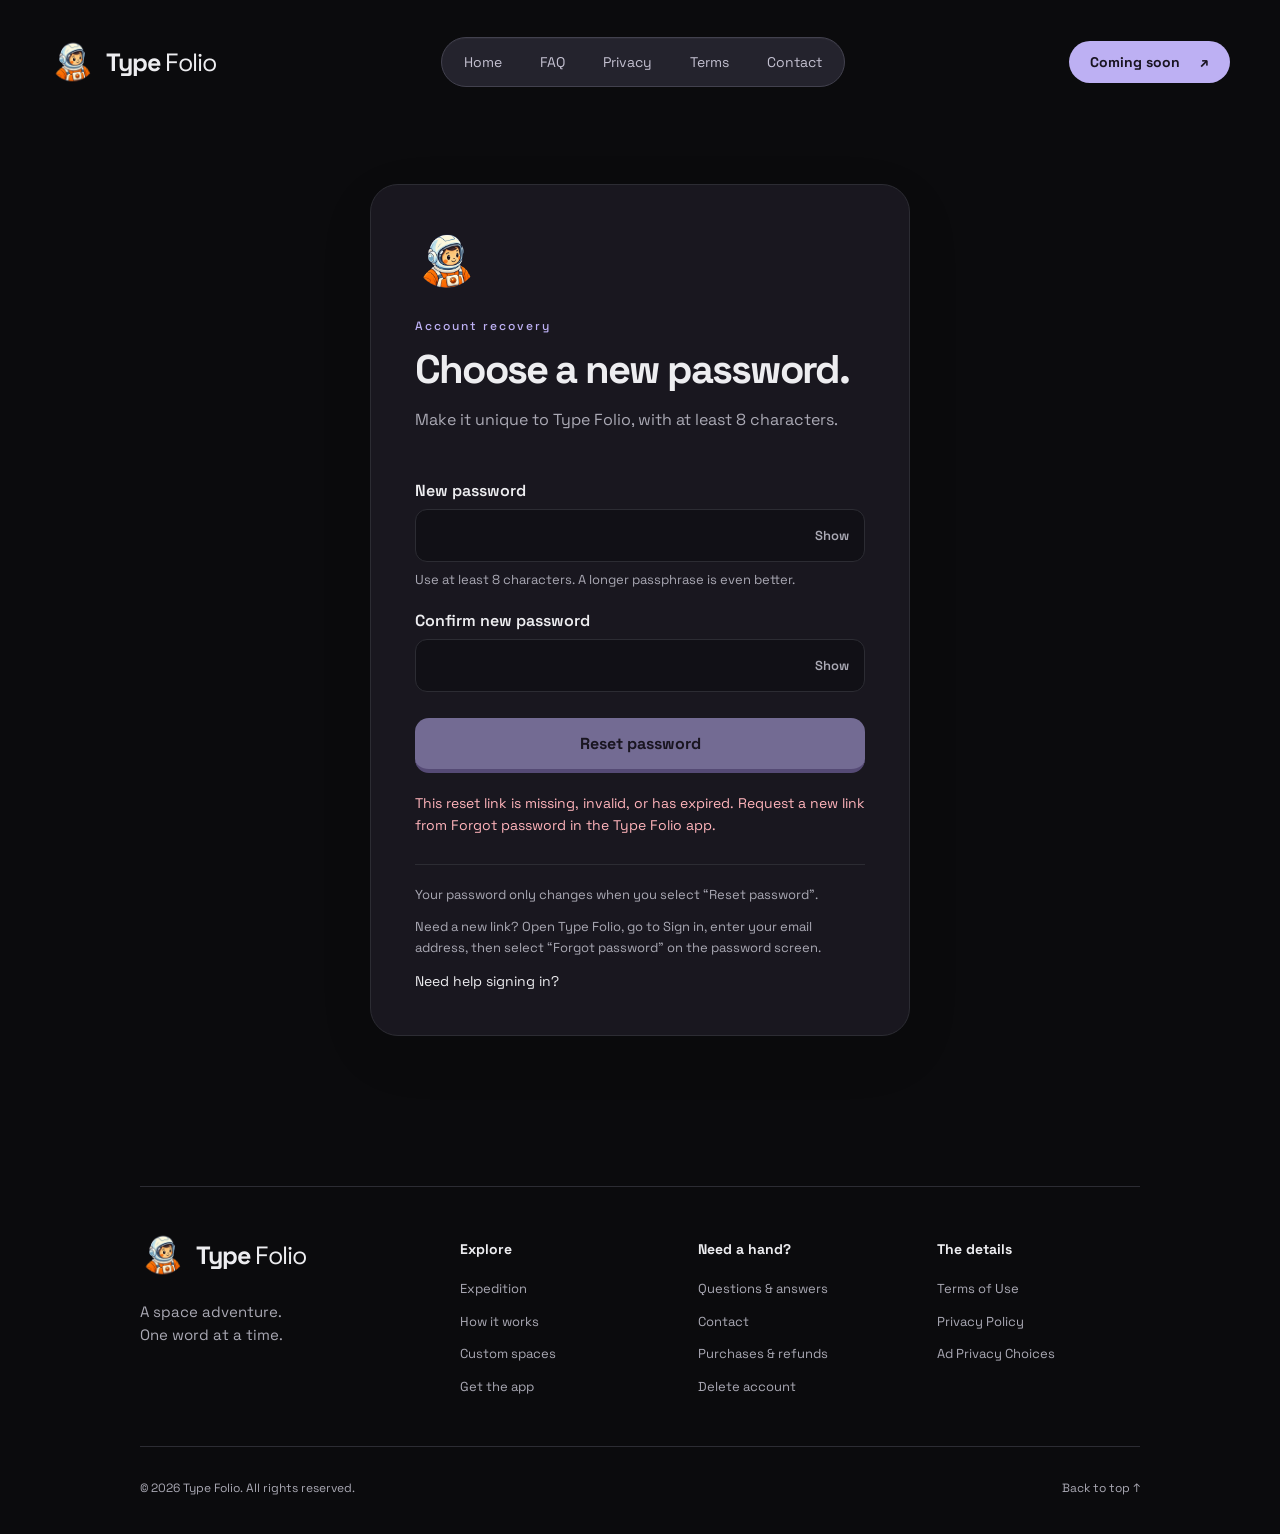
<file: reset.html>
<!doctype html><html lang="en"><head><meta charset="utf-8"><meta name="viewport" content="width=device-width, initial-scale=1"><meta name="theme-color" content="#0b0b0d"><meta name="color-scheme" content="dark"><meta name="referrer" content="no-referrer"><meta name="robots" content="noindex, nofollow"><script src="/reset.js"></script><meta name="description" content="Choose a new password for your Type Folio account."><title>Reset your password — Type Folio</title><link rel="icon" type="image/png" href="/favicon.png"><link rel="apple-touch-icon" href="/assets/apple-touch-icon.png"><link rel="stylesheet" href="/styles.css"><link rel="stylesheet" href="/site-pages.css"><script src="/script.js" defer></script><link rel="stylesheet" href="/reset.css"><link rel="canonical" href="https://typefolioapp.nazrin.codes/reset"></head><body class="reading-page" id="top"><a class="skip-link" href="#main">Skip to content</a><div class="header-shell"><header class="site-header container">
<a class="brand" href="/index.html" aria-label="Type Folio home"><img src="/assets/icon.webp" width="46" height="46" alt=""><span>Type <b>Folio</b></span></a>
<button class="menu-toggle" type="button" aria-expanded="false" aria-controls="main-nav" aria-label="Open navigation"><span></span><span></span></button>
<nav class="main-nav" id="main-nav" aria-label="Main navigation"><a href="/index.html">Home</a><a href="/faq/">FAQ</a><a href="/privacy/">Privacy</a><a href="/terms/">Terms</a><a href="/contact/">Contact</a></nav>
<a class="button header-cta" href="/index.html#download">Coming soon <span aria-hidden="true">↗</span></a>
</header></div>    <main id="main" class="page-main reset-main">
      <section class="reset-card" aria-labelledby="reset-title">
        <img class="reset-icon" src="/assets/icon.webp" width="64" height="64" alt="">
        <p class="eyebrow">Account recovery</p>
        <h1 id="reset-title" tabindex="-1">Choose a new password.</h1>
        <p class="reset-description" data-reset-description>Make it unique to Type Folio, with at least 8 characters.</p>
        <form data-reset-form novalidate method="post" action="/reset">
          <fieldset data-reset-fields disabled>
            <legend class="reset-sr-only">Your new password</legend>
            <label for="new-password">New password</label>
            <div class="reset-password">
              <input id="new-password" type="password" autocomplete="new-password" minlength="8" required aria-describedby="password-hint reset-status">
              <button type="button" data-password-toggle="new-password" aria-controls="new-password" aria-label="Show new password" aria-pressed="false">Show</button>
            </div>
            <p id="password-hint" class="reset-hint">Use at least 8 characters. A longer passphrase is even better.</p>
            <label for="confirm-password">Confirm new password</label>
            <div class="reset-password">
              <input id="confirm-password" type="password" autocomplete="new-password" minlength="8" required aria-describedby="reset-status">
              <button type="button" data-password-toggle="confirm-password" aria-controls="confirm-password" aria-label="Show confirmed password" aria-pressed="false">Show</button>
            </div>
            <button class="reset-submit" type="submit" data-reset-submit disabled>Reset password</button>
          </fieldset>
        </form>
        <p id="reset-status" class="reset-status" role="status" aria-live="polite" aria-atomic="true">Checking your reset link…</p>
        <noscript><p>JavaScript is required to reset your password. Enable it, then reopen the link in your email.</p></noscript>
        <div class="reset-actions" data-reset-success hidden>
          <a class="reset-submit button-link" href="com.nazrinapp.typefolio://login-callback/">Open Type Folio</a>
          <p>Already on another device? Open the app there and sign in with your new password.</p>
        </div>
        <div class="reset-help" data-reset-help>
          <p>Your password only changes when you select “Reset password”.</p>
          <p>Need a new link? Open Type Folio, go to Sign in, enter your email address, then select “Forgot password” on the password screen.</p>
          <a href="/contact/">Need help signing in?</a>
        </div>
      </section>
    </main>
<footer class="site-footer container"><div class="footer-main"><div class="footer-brand"><a class="brand" href="/index.html"><img src="/assets/icon.webp" width="42" height="42" alt=""><span>Type <b>Folio</b></span></a><p>A space adventure.<br>One word at a time.</p></div><div class="footer-links"><h2>Explore</h2><a href="/index.html#expedition">Expedition</a><a href="/index.html#how-it-works">How it works</a><a href="/index.html#custom-spaces">Custom spaces</a><a href="/index.html#download">Get the app</a></div><div class="footer-links"><h2>Need a hand?</h2><a href="/faq/">Questions & answers</a><a href="/contact/">Contact</a><a href="/purchases/">Purchases & refunds</a><a href="/delete-account/">Delete account</a></div><div class="footer-links"><h2>The details</h2><a href="/terms/">Terms of Use</a><a href="/privacy/">Privacy Policy</a><a href="/ad-privacy/">Ad Privacy Choices</a></div></div><div class="footer-bottom"><p>© <span id="year">2026</span> Type Folio. All rights reserved.</p><a href="#top">Back to top <span aria-hidden="true">↑</span></a></div></footer></body></html>
</file>
<file: styles.css>
@font-face{font-family:Space;src:url('assets/space-grotesk.ttf') format('truetype');font-weight:300 700;font-display:swap}
:root{color-scheme:dark;--bg:#0b0b0d;--panel:#141418;--text:#ededf0;--muted:#aaa9b4;--line:#2c2c33;--blue:#849cff;--lilac:#beb1f5}
*{box-sizing:border-box}html{scroll-behavior:smooth;scroll-padding-top:110px}body{margin:0;background:var(--bg);color:var(--text);font-family:Space,Arial,sans-serif;-webkit-font-smoothing:antialiased}button,a{-webkit-tap-highlight-color:transparent}a{color:inherit;text-decoration:none}button{font:inherit;color:inherit;cursor:pointer}button:focus-visible,a:focus-visible,summary:focus-visible,[tabindex="0"]:focus-visible{outline:3px solid var(--blue);outline-offset:7px}img{display:block;max-width:100%;height:auto}p,h1,h2,h3{margin:0}p{color:var(--muted);line-height:1.55}button{border:0}svg{display:block}::selection{background:#8399ff;color:#0b0b0d}.container{width:min(100% - 64px,1000px);margin-inline:auto}.site-header{position:sticky;top:0;z-index:20;background:#0b0b0deF;backdrop-filter:blur(16px);border-bottom:1px solid var(--line)}.nav{height:82px;display:flex;align-items:center;justify-content:space-between}.brand{display:inline-flex;gap:10px;align-items:center;font-size:25px;letter-spacing:-1.3px;font-weight:700}.brand img{object-fit:contain}.button{display:inline-flex;align-items:center;justify-content:center;gap:30px;background:#2c2c33;padding:13px 27px;border-radius:10px;font-size:16px;font-weight:700;transition:background .2s,transform .2s}.button:hover{background:#3a3a45;transform:translateY(-2px)}.skip-link{position:fixed;top:-80px;left:20px;padding:16px;background:var(--text);color:var(--bg);z-index:100}.skip-link:focus{top:10px}
.hero{padding-top:134px;padding-bottom:110px}.hero h1{font-size:clamp(76px,9.1vw,132px);line-height:.99;letter-spacing:-8px;font-weight:700}.hero h1 span{color:var(--lilac)}.hero-bottom{margin-top:52px;display:flex;align-items:flex-end;justify-content:space-between}.hero-bottom p{font-size:25px;line-height:1.4}.text-link{display:inline-flex;align-items:center;gap:24px;font-size:16px;font-weight:500;padding-block:12px}.text-link:hover{color:var(--lilac)}.text-link span{font-size:24px}.showcase{display:grid;grid-template-columns:1fr 1fr;gap:45px;align-items:center;min-height:780px}.showcase-copy{padding-bottom:55px;position:relative;z-index:2}.feature-tabs button{width:100%;display:flex;justify-content:space-between;padding:22px 0;border-top:1px solid #45454e;background:transparent;text-align:left;color:#8d8c98;font-size:25px;font-weight:500;transition:color .2s}.feature-tabs button:last-child{border-bottom:1px solid #45454e}.feature-tabs button span{opacity:0}.feature-tabs button[aria-selected="true"],.feature-tabs button:hover{color:var(--text)}.feature-tabs button[aria-selected="true"] span{opacity:1;color:var(--lilac)}.preview-description{font-size:18px;margin-top:30px;max-width:355px;min-height:112px}.showcase-visual{position:relative;display:flex;justify-content:flex-end;isolation:isolate}.phone{position:relative;border:3px solid #53535b;border-radius:48px;padding:7px;background:#030305;box-shadow:inset 0 0 0 2px #202024,0 25px 65px #0007;flex-shrink:0;overflow:hidden}.phone img{width:100%;border-radius:37px}.phone .island{position:absolute;top:15px;left:50%;transform:translateX(-50%);width:25%;height:24px;background:#030305;border-radius:20px}.hero-phone{width:367px;transform:rotate(3deg)}.orbit{position:absolute;width:620px;height:300px;border:1px solid #363042;border-radius:50%;z-index:-1;left:-150px;top:290px;transform:rotate(-32deg)}.orbit-two{transform:rotate(30deg);border-color:#262532}.floating-star{position:absolute;font-size:70px;color:var(--lilac);left:0;top:100px}.section-space{margin-top:175px}.eyebrow,.mini-label{font-size:12px;letter-spacing:2px;font-weight:500;color:var(--muted)}h2{font-size:clamp(48px,6.5vw,86px);line-height:1.04;letter-spacing:-4.5px;font-weight:700}.intro h2{margin-top:27px}.large-copy{font-size:27px;line-height:1.5;max-width:860px;margin-top:36px}.giant-type{font-size:clamp(85px,12vw,166px);font-weight:700;line-height:.95;letter-spacing:-10px;position:relative;padding:135px 0 80px;color:#ededf0}.giant-type span{display:block;color:#38383f}.giant-type img{position:absolute;width:660px;top:55px;right:-75px;transform:rotate(-9deg);pointer-events:none}.section-heading{display:flex;justify-content:space-between;align-items:flex-end;gap:30px;margin-bottom:52px}.section-heading>p{font-size:24px;line-height:1.4;max-width:350px;padding-bottom:6px}.panel{background:var(--panel);border:1px solid var(--line);border-radius:30px;overflow:hidden}.gameplay-panel{height:675px;display:flex;gap:36px;padding:65px 50px 0 58px;position:relative;background:radial-gradient(ellipse at 90% 80%,#1d2741,transparent 65%),var(--panel)}.gameplay-copy{flex:1;padding-top:10px;z-index:1}.gameplay-copy h3,.leaderboard-copy h3{font-size:62px;letter-spacing:-3px;line-height:1.08;margin-top:28px}.gameplay-copy p{font-size:18px;max-width:310px;margin-top:24px}.gameplay-phone{width:345px;transform:rotate(7deg);align-self:flex-start}.word-keys{display:flex;gap:7px;margin-top:38px}.word-keys span{height:47px;width:44px;display:grid;place-items:center;background:#292b39;border:1px solid #4e5166;border-bottom:5px solid #1d1f2a;border-radius:9px;color:#d4d9fa;font-size:20px}.feature-grid{display:grid;grid-template-columns:1fr 1fr;gap:65px;margin-top:55px}.feature-card h3{font-size:30px;letter-spacing:-1px;margin:25px 0 13px}.feature-card p{font-size:19px}.feature-icon{width:54px;height:54px;display:grid;place-items:center;border-radius:15px}.ice{font-size:38px;background:#1b3448;color:#bce8ff}.shield{background:#163e31;color:#7aebb4;padding:8px}.difficulty-options{display:grid;grid-template-columns:repeat(3,1fr);gap:12px;margin-bottom:20px}.difficulty-options button{padding:22px 25px;border:1px solid var(--line);border-radius:14px;background:transparent;text-align:left;display:flex;justify-content:space-between;font-size:20px}.difficulty-options button span{font-size:14px;color:var(--muted)}.difficulty-options button[aria-selected=true]{background:#2b2938;border-color:#807694}.difficulty-options button[aria-selected=true] span{color:#e5d2ff}.difficulty-panel{display:grid;grid-template-columns:1fr 1fr;min-height:340px;padding:55px;align-items:center}.difficulty-panel h3{font-size:clamp(30px,4vw,56px);letter-spacing:-2px;margin:19px 0}.difficulty-panel p{max-width:350px;font-size:18px}.difficulty-art{position:relative;min-height:230px}.difficulty-art img{position:absolute;width:420px;max-width:none;top:-15px;left:-15px}.speed-line{position:absolute;left:0;top:50%;width:90px;height:1px;background:linear-gradient(90deg,transparent,#9a9ebd);transform:rotate(-25deg)}.speed-line:nth-child(2){top:70%;left:40px;width:130px}.speed-line:nth-child(3){top:90%;left:60px;width:70px}.custom-panel{height:700px;display:grid;grid-template-columns:1fr 1fr;gap:30px;padding:55px 55px 0}.custom-copy h3,.progress-grid h3{font-size:32px;letter-spacing:-1px}.custom-copy p{font-size:19px;max-width:340px;margin-top:20px}.custom-world{width:440px;max-width:125%;margin-top:16px;margin-left:-55px}.custom-phone{width:340px;margin-top:68px;transform:rotate(5deg)}.progress-grid{display:grid;grid-template-columns:1fr 1fr;gap:24px}.progress-grid article{height:620px;padding:40px 34px}.progress-grid p{font-size:19px;margin-top:18px}.badges-art{position:relative;height:310px;margin:10px -34px}.badges-art img{position:absolute;width:48%;top:90px;left:-5%;transform:rotate(-14deg)}.badges-art img:nth-child(2){width:65%;left:18%;top:26px;z-index:1;transform:rotate(4deg)}.badges-art img:nth-child(3){left:58%;transform:rotate(17deg)}.badge-panel>.mini-label{display:block;text-align:center;margin-top:15px}.growth-phone{width:280px;margin:37px auto 0;transform:rotate(-6deg)}.leaderboard-panel{height:700px;display:grid;grid-template-columns:1fr 1fr;gap:45px;padding:65px 50px 0 58px;background:radial-gradient(ellipse at 100% 100%,#172e37,transparent 65%),var(--panel)}.leaderboard-copy p{font-size:19px;margin-top:24px}.leaderboard-copy .text-link{margin-top:20px}.leaderboard-phone{width:340px;transform:rotate(6deg);margin-top:25px}.faq h2{margin-bottom:50px}.faq-list{border-top:1px solid var(--line)}details{border-bottom:1px solid var(--line);padding:27px 0}summary{list-style:none;display:flex;justify-content:space-between;align-items:center;gap:25px;cursor:pointer;font-size:23px;font-weight:500}summary::-webkit-details-marker{display:none}summary span{font-weight:300;font-size:33px;color:var(--muted)}details[open] summary span{transform:rotate(45deg)}details p{font-size:18px;max-width:790px;margin-top:20px;padding-right:30px}.download{padding-bottom:110px}.download-icon{margin-bottom:40px;width:110px}.download h2{font-size:clamp(60px,8.1vw,112px);letter-spacing:-6px}.download h2 span{color:var(--lilac)}.download>p{font-size:26px;margin-top:32px}.store-options{display:flex;flex-wrap:wrap;align-items:flex-start;gap:12px;margin-top:29px}.store-card{display:flex;align-items:center;gap:10px;background:#202025;border:1px solid #393940;border-radius:12px;padding:11px 19px;flex:0 0 auto;width:176px;max-width:100%;text-align:left}.store-card svg{width:27px;height:31px;flex-shrink:0}.store-card div>span{display:block;font-size:9px;line-height:1.4;color:var(--muted);white-space:nowrap}.store-card strong{display:block;font-size:19px;line-height:1.2;font-weight:700;letter-spacing:-.4px;white-space:nowrap}.footer{border-top:1px solid var(--line);display:flex;align-items:center;justify-content:space-between;gap:25px;padding-block:35px}.footer .brand{font-size:21px}.footer p{font-size:13px}.footer .text-link{font-size:13px}
@media(min-width:1500px){.hero{padding-top:155px}}@media(max-width:1000px){.giant-type img{right:-10px;width:59%}.hero h1{letter-spacing:-6px}.showcase{gap:25px}.hero-phone{width:320px}.showcase-visual{justify-content:center}.orbit{width:480px;left:-70px}.gameplay-panel,.leaderboard-panel{padding-inline:35px}.gameplay-phone,.leaderboard-phone{width:300px}.custom-panel{padding-inline:35px;gap:20px}.custom-phone{width:290px}.section-heading>p{font-size:20px}.progress-grid article{padding-inline:25px}.progress-grid h3{font-size:28px}}
@media(max-width:700px){.container{width:calc(100% - 40px)}.nav{height:72px}.brand{font-size:22px}.brand img{width:34px}.nav-cta{font-size:12px;padding:12px 16px;gap:14px}.hero{padding:82px 0 60px}.hero h1{font-size:clamp(62px,12vw,85px);letter-spacing:-4px;line-height:1.02}.hero-bottom{margin-top:32px;align-items:flex-start;flex-direction:column;gap:20px}.hero-bottom p{font-size:21px}.showcase{display:flex;flex-direction:column-reverse;gap:35px;min-height:0;overflow:hidden;padding-top:12px}.showcase-visual{width:100%;padding-bottom:8px}.hero-phone{width:265px;border-radius:38px;padding:5px;transform:rotate(3deg)}.phone img{border-radius:31px}.phone .island{height:18px;top:11px}.orbit{top:210px;left:calc(50% - 240px);width:480px;height:220px}.floating-star{left:2%;top:80px;font-size:48px}.showcase-copy{width:100%;padding-bottom:0}.feature-tabs button{padding:18px 0;font-size:23px}.preview-description{font-size:17px;min-height:80px;max-width:100%}.section-space{margin-top:100px}h2{font-size:48px;letter-spacing:-2.6px}.eyebrow{font-size:10px}.large-copy{font-size:22px;margin-top:25px}.giant-type{padding:75px 0 10px;font-size:85px;letter-spacing:-5px;min-height:280px}.giant-type img{width:80%;top:80px;right:-10px}.section-heading{display:block;margin-bottom:30px}.section-heading>p{margin-top:22px;font-size:21px}.panel{border-radius:23px}.gameplay-panel{height:855px;padding:35px 30px 0;display:block}.gameplay-copy h3{font-size:47px;margin-top:20px;letter-spacing:-2px}.gameplay-copy h3 br{display:none}.gameplay-copy p{font-size:17px;max-width:none}.word-keys{margin-top:25px}.gameplay-phone{width:260px;margin:40px auto 0;transform:rotate(5deg)}.phone{border-radius:38px;padding:5px}.feature-grid{grid-template-columns:1fr;gap:40px;margin-top:38px}.feature-card h3{font-size:27px;margin-top:18px}.feature-card p{font-size:18px}.difficulty-options{gap:7px}.difficulty-options button{padding:17px 10px;font-size:15px;display:block}.difficulty-options button span{display:block;font-size:11px;margin-top:6px}.difficulty-panel{padding:33px 27px;display:block;min-height:460px}.difficulty-panel h3{font-size:40px}.difficulty-panel p{font-size:17px}.difficulty-art{min-height:220px}.difficulty-art img{width:330px;left:0;top:-25px;max-width:115%}.custom-panel{height:850px;display:block;padding:35px 28px 0;position:relative}.custom-copy p{font-size:17px;max-width:none}.custom-world{width:210px;margin:-5px 0 0 auto;position:absolute;right:-30px;top:225px;z-index:2;pointer-events:none}.custom-phone{width:270px;margin:45px auto 0;transform:rotate(-5deg)}.progress-grid{grid-template-columns:1fr;gap:20px}.progress-grid article{height:520px;padding:34px 28px}.progress-grid h3{font-size:29px}.progress-grid p{font-size:17px}.badges-art{height:260px;margin-top:25px}.badge-panel>.mini-label{margin-top:0}.growth-phone{width:265px}.leaderboard-panel{height:840px;display:block;padding:35px 28px 0}.leaderboard-copy h3{font-size:48px;margin-top:23px;letter-spacing:-2px}.leaderboard-copy h3 br{display:none}.leaderboard-copy p{font-size:17px}.leaderboard-phone{width:270px;margin:35px auto 0}.faq h2{margin-bottom:30px}summary{font-size:18px;gap:15px}details{padding:22px 0}details p{font-size:16px}.download{padding-bottom:60px}.download-icon{width:85px;margin-bottom:30px}.download h2{font-size:clamp(45px,10.8vw,75px);letter-spacing:-3px}.download>p{font-size:22px}.store-options{gap:10px;margin-top:24px}.store-card{width:160px;padding:10px 12px;gap:8px}.store-card svg{width:23px;height:26px}.store-card strong{font-size:17px}.store-card div>span{font-size:8px}.footer{flex-wrap:wrap;padding-block:28px;gap:15px}.footer .brand{font-size:19px}.footer .text-link{margin-left:auto}.footer>p{order:3;width:100%}}
@media(prefers-reduced-motion:reduce){html{scroll-behavior:auto}*,*::before,*::after{animation:none!important;transition:none!important}}

/* Keep decorative artwork within the page without restricting section widths. */
main{overflow-x:clip}.showcase>*{min-width:0}.difficulty-panel>*{min-width:0}
@media(max-width:360px){.hero h1{font-size:55px}.nav-cta{padding-inline:10px;gap:8px}.brand{gap:6px;font-size:20px}.giant-type{font-size:72px}.download h2{font-size:42px}.store-card{width:140px;padding:10px;gap:6px}.store-card strong{font-size:16px}.gameplay-copy h3{font-size:40px}.phone{max-width:100%}}
</file>
<file: site-pages.css>
/* Shared Money Stack-inspired navigation, hero composition, and dark reading pages. */
.header-shell{margin:12px 12px 0;border:0;border-radius:0;background:transparent;position:relative;z-index:30}.site-header.container{position:relative;top:auto;min-height:100px;display:flex;align-items:center;justify-content:space-between;gap:20px;width:min(100% - 64px,1180px);background:transparent;backdrop-filter:none;border:0}.brand{white-space:nowrap;font-size:25px;letter-spacing:-1px}.brand b{font-weight:400}.brand img{width:46px;height:46px}.main-nav{display:flex;gap:4px;padding:5px;border:1px solid #42414e;border-radius:99px;background:#24232d;box-shadow:inset 0 1px 0 #ffffff08}.main-nav a{font-size:14px;padding:10px 17px;border-radius:99px;color:#c3c0d0;white-space:nowrap;transition:background .2s,color .2s}.main-nav a.active,.main-nav a[aria-current]{background:#bdb0f3;color:#191421}.main-nav a:hover:not([aria-current]){background:#393443;color:#eee6ff}.main-nav a:focus-visible{outline:2px solid #dfd3ff;outline-offset:3px}.header-cta{border-radius:99px;background:#bdb0f3;color:#191421;font-size:14px;padding:12px 21px;gap:20px}.header-cta:hover{background:#d0c5fc}.menu-toggle{display:none}.home-header{background:transparent}
.home-hero{position:relative;text-align:center;padding:0;margin-top:0;overflow:visible}.hero-copy{padding:64px 0 0;position:relative;z-index:2}.hero-eyebrow{display:inline-flex;align-items:center;gap:8px;border:1px solid #494258;border-radius:99px;background:#211d2b;padding:8px 14px;font-size:10px;letter-spacing:1.4px;color:#d0c3f7;margin-bottom:24px}.home-hero h1{font-size:clamp(60px,6.6vw,88px);line-height:1.04;letter-spacing:-4.5px}.highlight{position:relative;z-index:0;color:#c6b8fb;white-space:nowrap}.highlight:after{content:"";position:absolute;height:13px;bottom:4px;left:0;right:0;background:#67538b66;transform:rotate(-1.1deg);z-index:-1;border-radius:3px}.hero-description{font-size:20px;line-height:1.6;max-width:560px;margin:27px auto 24px}.hero-actions{display:flex;align-items:center;justify-content:center;gap:26px}.hero-actions .button{background:#bdb0f3;color:#191421;border-radius:99px;font-size:16px;padding:15px 24px;gap:24px}.hero-actions .text-link{font-size:15px}.platform-note{font-size:12px;margin-top:19px}.hero-stage{height:770px;position:relative;margin:60px auto 0;isolation:isolate}.stage-phone{position:absolute;left:50%;top:0;transform:translateX(-50%);border-radius:39px;padding:7px;border-width:2px}.stage-phone img{border-radius:30px}.phone-center{width:310px;z-index:3}.side-phone{width:245px;top:75px;z-index:1}.phone-left{transform:translateX(calc(-50% - 243px)) rotate(-10deg)}.phone-right{transform:translateX(calc(-50% + 243px)) rotate(10deg)}.stage-orbit{position:absolute;left:50%;top:32%;border:1px solid #8972ba4d;border-radius:50%;transform:translateX(-50%) rotate(-13deg);z-index:-1}.stage-orbit-one{width:940px;height:330px}.stage-orbit-two{width:1120px;height:490px;top:22%;opacity:.5}.hero-stage:before{content:"";position:absolute;inset:0 -100px 0;background:radial-gradient(ellipse,#33264155,transparent 65%);z-index:-2}.floating-card{position:absolute;z-index:5;display:flex;align-items:center;gap:13px;background:#24232ef2;border:1px solid #555062;border-radius:21px;box-shadow:0 16px 40px #0006;text-align:left;padding:16px 20px;backdrop-filter:blur(10px)}.floating-card strong{display:block;font-size:16px;letter-spacing:-.3px}.floating-card div>span{font-size:12px;color:var(--muted);display:block;margin-top:3px}.float-orbit{left:0;top:125px;transform:rotate(-4deg)}.float-words{right:0;bottom:130px;transform:rotate(4deg)}.round-symbol{display:grid;place-items:center;width:42px;height:42px;border-radius:50%;background:#393047;color:#d3c3ff;font-size:26px}.float-words img{width:48px}.home-hero+.showcase{margin-top:65px}
/* Footer routes are available without JavaScript. */
.site-footer{padding-top:90px;padding-bottom:30px;margin-top:80px;border-top:1px solid var(--line)}.footer-main{display:grid;grid-template-columns:1.4fr 1fr 1fr 1fr;gap:35px;padding-bottom:50px}.footer-brand p{font-size:15px;margin-top:17px}.footer-links h2{font-size:14px;line-height:1.4;letter-spacing:0;margin:8px 0 20px}.footer-links a{display:block;font-size:13px;color:var(--muted);margin-top:13px;line-height:1.5}.footer-links a:hover{color:var(--lilac)}.footer-bottom{border-top:1px solid var(--line);padding-top:25px;display:flex;align-items:center;justify-content:space-between;gap:20px;font-size:12px}.footer-bottom p{font-size:12px}.footer-bottom>a{padding:8px 0;color:var(--muted)}
/* Quiet reading surfaces, including system light-mode environments. */
.reading-page{color-scheme:dark;background:#0b0b0d;color:#ededf0}.reading-main.container{width:min(100% - 64px,1120px);overflow:visible}.legal-intro{padding:76px 0 48px;max-width:800px}.legal-intro .eyebrow{color:#bcb0e8;margin-bottom:23px;font-size:11px}.legal-intro h1{font-size:clamp(43px,6vw,68px);line-height:1.08;letter-spacing:-3px;margin:0}.legal-intro>p:not(.eyebrow){max-width:700px;font-size:19px;line-height:1.7;margin-top:25px;color:#b7b4c2}.legal-updated{display:inline-flex;gap:6px;flex-wrap:wrap;font-size:12px;color:#9590a5;margin-top:24px}.legal-layout{display:grid;grid-template-columns:220px minmax(0,1fr);gap:70px;align-items:start}.legal-toc{position:sticky;top:30px;display:flex;flex-direction:column;gap:15px;padding:24px;background:#15151b;border:1px solid #33303e;border-radius:22px}.legal-toc>span{font-size:10px;font-weight:700;letter-spacing:1.2px;color:#aaa1c0;margin-bottom:7px}.legal-toc>a{font-size:13px;line-height:1.5;color:#bab3cb}.legal-toc>a:hover,.legal-toc>a[aria-current=location]{color:#e2d5ff;text-decoration:underline;text-underline-offset:4px}.legal-content{min-width:0;max-width:760px}.legal-highlight{display:flex;gap:16px;background:#221d2c;border:1px solid #493b61;border-radius:22px;padding:23px 25px;margin-bottom:38px}.legal-highlight>span{color:#c5aff7;font-size:25px;line-height:1.3}.legal-highlight p{font-size:15px;line-height:1.75;color:#c2b8d5}.legal-highlight strong{display:block;color:#e0d2ff;margin-bottom:5px}.legal-content section{padding-bottom:30px;margin-bottom:30px;border-bottom:1px solid #2b2932;scroll-margin-top:30px}.legal-content h2{font-size:25px;line-height:1.3;letter-spacing:-.5px;font-weight:700;margin-bottom:17px}.legal-content h3{font-size:18px;letter-spacing:-.3px;line-height:1.5;margin-top:25px;margin-bottom:10px}.legal-content section p,.legal-content li{font-family:Space,Arial,sans-serif;font-size:16px;line-height:1.85;color:#b8b5c2}.legal-content section p+p{margin-top:15px}.legal-content ul,.legal-content ol{padding-left:24px;margin:14px 0 20px}.legal-content li+li{margin-top:12px}.legal-content strong{font-weight:600;color:#ddd8e7}.legal-content a,.contact-note a{text-decoration:underline;text-underline-offset:4px;color:#d2c0fa;overflow-wrap:anywhere}.legal-content a:hover,.contact-note a:hover{color:#eadeff}.legal-endnote{padding:2px 0 16px}.legal-endnote p{font-size:15px;margin-bottom:8px}.reading-page .site-footer{margin-top:70px;padding-top:45px}
/* Contact form and direct email fallback. */
.contact-layout{display:grid;grid-template-columns:.85fr 1.15fr;gap:80px;align-items:start}.contact-copy{padding-top:25px}.contact-copy .eyebrow{font-size:10px;margin-bottom:24px}.contact-copy h2{font-size:39px;line-height:1.15;letter-spacing:-1.6px;margin-bottom:25px}.contact-copy>p:not(.eyebrow){font-size:17px;margin-top:17px}.contact-quicklinks{margin-top:32px;border-top:1px solid var(--line)}.contact-quicklinks>a{display:flex;justify-content:space-between;border-bottom:1px solid var(--line);padding:17px 0;font-size:15px;color:#d0c4ef}.contact-card{background:#19171f;border:1px solid #37303f;border-radius:28px;padding:38px;position:relative}.contact-symbol{width:46px;height:46px;display:grid;place-items:center;border-radius:50%;background:#332b42;color:#d6c6ff;font-size:24px;margin-bottom:28px}.contact-card .eyebrow{font-size:10px;margin-bottom:15px}.contact-card h2{font-size:39px;letter-spacing:-1.5px}.contact-card>p:not(.eyebrow){font-size:15px;margin-top:20px}.contact-topics{display:grid;grid-template-columns:1fr 1fr;gap:10px;margin-top:28px}.contact-topics a{display:flex;align-items:center;justify-content:space-between;gap:10px;border:1px solid #4d435e;border-radius:12px;padding:16px;font-size:13px;background:#292331;color:#e7dcfa}.contact-topics a:hover{background:#3b2f4a}.contact-email{overflow-wrap:anywhere}.contact-email a{color:#d9c6ff;text-decoration:underline;text-underline-offset:5px}.contact-card>.contact-note{font-size:12px!important;line-height:1.7;color:#a8a0b4}
@media(max-width:1100px){.site-header.container{gap:15px;width:calc(100% - 48px)}.main-nav a{padding:10px 12px;font-size:13px}.header-cta{font-size:12px;padding:12px 17px;gap:12px}.site-header .brand{font-size:23px}.site-header .brand img{width:42px;height:42px}.legal-layout{grid-template-columns:185px minmax(0,1fr);gap:35px}.legal-toc{padding:22px 18px}.contact-layout{gap:35px}.float-orbit{left:0;top:65px}.float-words{bottom:100px}.side-phone{width:220px}.phone-left{transform:translateX(calc(-50% - 210px)) rotate(-10deg)}.phone-right{transform:translateX(calc(-50% + 210px)) rotate(10deg)}}
@media(max-width:850px){.header-cta{display:none}.main-nav a{font-size:12px;padding:10px 12px}.home-hero h1{font-size:68px;letter-spacing:-3.7px}.hero-stage{height:690px}.phone-center{width:280px}.side-phone{width:213px;top:90px}.phone-left{transform:translateX(calc(-50% - 191px)) rotate(-9deg)}.phone-right{transform:translateX(calc(-50% + 191px)) rotate(9deg)}.floating-card{padding:13px 16px}.floating-card strong{font-size:14px}.floating-card div>span{font-size:10px}.float-orbit{top:30px}.float-words{bottom:60px}.footer-main{grid-template-columns:repeat(3,minmax(0,1fr));gap:30px}.footer-brand{grid-column:1/-1}.contact-layout{grid-template-columns:1fr;gap:35px}.contact-copy{padding:0}.contact-copy h2 br{display:none}.legal-layout{gap:28px}.reading-main.container{width:calc(100% - 48px)}}
@media(max-width:640px){html{scroll-padding-top:25px}.header-shell{margin:8px 8px 0;border-radius:23px}.site-header.container{width:calc(100% - 32px);min-height:82px;z-index:35}.site-header .brand{font-size:23px;gap:8px}.site-header .brand img{width:41px;height:41px}.menu-toggle{display:flex;width:42px;height:42px;align-items:center;justify-content:center;flex-direction:column;gap:5px;border-radius:50%;border:1px solid #5c506f;background:#2b2338;color:#daccf7;z-index:36;flex-shrink:0}.menu-toggle>span{width:17px;height:2px;background:currentColor;transition:transform .2s}.menu-toggle[aria-expanded=true]>span:first-child{transform:translateY(3.5px) rotate(45deg)}.menu-toggle[aria-expanded=true]>span:last-child{transform:translateY(-3.5px) rotate(-45deg)}.main-nav{display:none;position:absolute;top:73px;left:0;right:0;padding:12px;flex-direction:column;border-radius:23px;background:#24202d;border-color:#51445f;box-shadow:0 18px 40px #0008;gap:4px}.main-nav.is-open{display:flex}.main-nav a{font-size:17px;padding:12px 18px}.home-hero.container{width:calc(100% - 40px)}.hero-copy{padding-top:38px}.hero-eyebrow{font-size:8px;padding:7px 11px;letter-spacing:1px;margin-bottom:22px}.home-hero h1{font-size:clamp(38px,9vw,58px);line-height:1.1;letter-spacing:-2.6px}.highlight:after{height:8px;bottom:2px}.hero-description{font-size:17px;margin:23px auto 20px;max-width:350px}.hero-actions{gap:8px;flex-direction:column}.hero-actions .button{font-size:14px;padding:14px 22px}.hero-actions .text-link{font-size:13px}.platform-note{font-size:10px;margin-top:16px}.hero-stage{height:570px;margin-top:43px}.phone-center{width:224px;padding:5px;border-radius:32px}.phone-center img{border-radius:25px}.side-phone{width:176px;top:56px;padding:5px;border-radius:29px}.side-phone img{border-radius:22px}.phone-left{transform:translateX(calc(-50% - 132px)) rotate(-9deg)}.phone-right{transform:translateX(calc(-50% + 132px)) rotate(9deg)}.stage-phone .island{top:10px;height:17px}.side-phone .island{height:13px;width:25%}.stage-orbit-one{width:630px;height:220px}.stage-orbit-two{width:730px;height:300px}.floating-card{padding:10px 13px;border-radius:16px;gap:8px}.floating-card strong{font-size:12px}.floating-card div>span{font-size:9px}.round-symbol{width:31px;height:31px;font-size:22px}.float-orbit{left:0;top:280px}.float-words{right:0;bottom:20px}.float-words img{width:34px;height:34px}.home-hero+.showcase{margin-top:25px}.site-footer{padding-top:35px;margin-top:50px}.footer-main{grid-template-columns:1fr 1fr;gap:30px 20px;padding-bottom:30px}.footer-brand p{font-size:13px;margin-top:13px}.footer-links h2{font-size:13px;margin-bottom:15px}.footer-links a{font-size:12px;margin-top:12px}.footer-bottom{align-items:flex-start;font-size:10px;gap:10px}.footer-bottom p{font-size:10px}.footer-bottom>a{padding:0;white-space:nowrap}.reading-main.container{width:calc(100% - 40px)}.legal-intro{padding:46px 0 30px}.legal-intro h1{font-size:43px;letter-spacing:-2px}.legal-intro .eyebrow{font-size:9px;letter-spacing:1.5px;margin-bottom:20px}.legal-intro>p:not(.eyebrow){font-size:17px;margin-top:20px}.legal-layout{grid-template-columns:1fr;gap:29px}.legal-toc{position:static;display:grid;grid-template-columns:1fr 1fr;gap:14px 18px;padding:22px}.legal-toc>span{grid-column:1/-1}.legal-toc>a{font-size:12px}.legal-highlight{padding:21px 20px;gap:12px;margin-bottom:29px}.legal-highlight p{font-size:14px}.legal-content h2{font-size:23px}.legal-content section p,.legal-content li{font-size:15px}.legal-content section{margin-bottom:26px;padding-bottom:26px}.reading-page .site-footer{padding-top:35px;margin-top:40px}.contact-copy h2{font-size:32px}.contact-copy>p:not(.eyebrow){font-size:15px}.contact-card{padding:26px 22px;border-radius:23px}.contact-card h2{font-size:34px}.contact-topics{gap:8px}.contact-topics a{font-size:12px;padding:14px 11px}.contact-email a{font-size:14px}}
@media(prefers-reduced-motion:reduce){.main-nav a,.menu-toggle>span{transition:none}}

/* Protected contact form: consistent with the dark reading pages. */
.contact-form{display:grid;gap:21px;margin-top:30px;min-width:0}
.contact-field{display:grid;gap:9px;min-width:0}
.contact-field label{font-size:14px;font-weight:600;color:#ede7f7}
.contact-field label span{color:#a8a0b4;font-weight:400;font-size:12px}
.contact-field input,.contact-field select,.contact-field textarea{box-sizing:border-box;width:100%;min-width:0;border:1px solid #51465f;border-radius:12px;background:#111016;color:#f2eef8;padding:14px 15px;font:inherit;font-size:16px;line-height:1.5;transition:border-color .15s,box-shadow .15s}
.contact-field input::placeholder,.contact-field textarea::placeholder{color:#898093}
.contact-field textarea{resize:vertical;min-height:160px}
.contact-field select{appearance:none;-webkit-appearance:none;min-height:54px;padding-right:42px;background-image:linear-gradient(45deg,transparent 50%,#d2c0fa 50%),linear-gradient(135deg,#d2c0fa 50%,transparent 50%);background-position:calc(100% - 21px) 24px,calc(100% - 15px) 24px;background-size:6px 6px;background-repeat:no-repeat}
.contact-field input:focus-visible,.contact-field select:focus-visible,.contact-field textarea:focus-visible{outline:2px solid #cbb7fa;outline-offset:3px;border-color:#cbb7fa}
.contact-field small,.contact-help{font-size:12px!important;line-height:1.65;color:#b6acc4}
.contact-honeypot{position:absolute;width:1px;height:1px;overflow:hidden;clip-path:inset(50%);white-space:nowrap}
.contact-verification{min-width:0}.contact-verification .contact-help{margin-top:8px}
.contact-retry{display:inline-block;border:0;background:transparent;color:#d2c0fa;padding:8px 0;font:inherit;font-size:13px;text-decoration:underline;text-underline-offset:4px;cursor:pointer}
.contact-retry[hidden]{display:none}
.contact-submit{justify-self:start;min-height:48px;border:1px solid transparent;background:#bdb0f3;color:#191421;padding:13px 22px;gap:22px;cursor:pointer;font:inherit;font-size:15px;border-radius:99px}
.contact-submit:hover:not(:disabled){background:#d0c5fc}.contact-submit:disabled{opacity:.5;cursor:not-allowed}
.contact-submit:focus-visible,.contact-retry:focus-visible{outline:2px solid #cbb7fa;outline-offset:4px}
.contact-status{font-size:14px!important;line-height:1.65;color:#d6c6ff;overflow-wrap:anywhere}
.contact-status:empty{display:none}.contact-status[data-state=success]{color:#8ce0b9}.contact-status[data-state=error]{color:#ffb7c7}
.contact-card .contact-email{font-size:13px!important}.contact-card .contact-email a{font-size:inherit}
@media(prefers-reduced-motion:reduce){.contact-field input,.contact-field select,.contact-field textarea{transition:none}}
</file>
